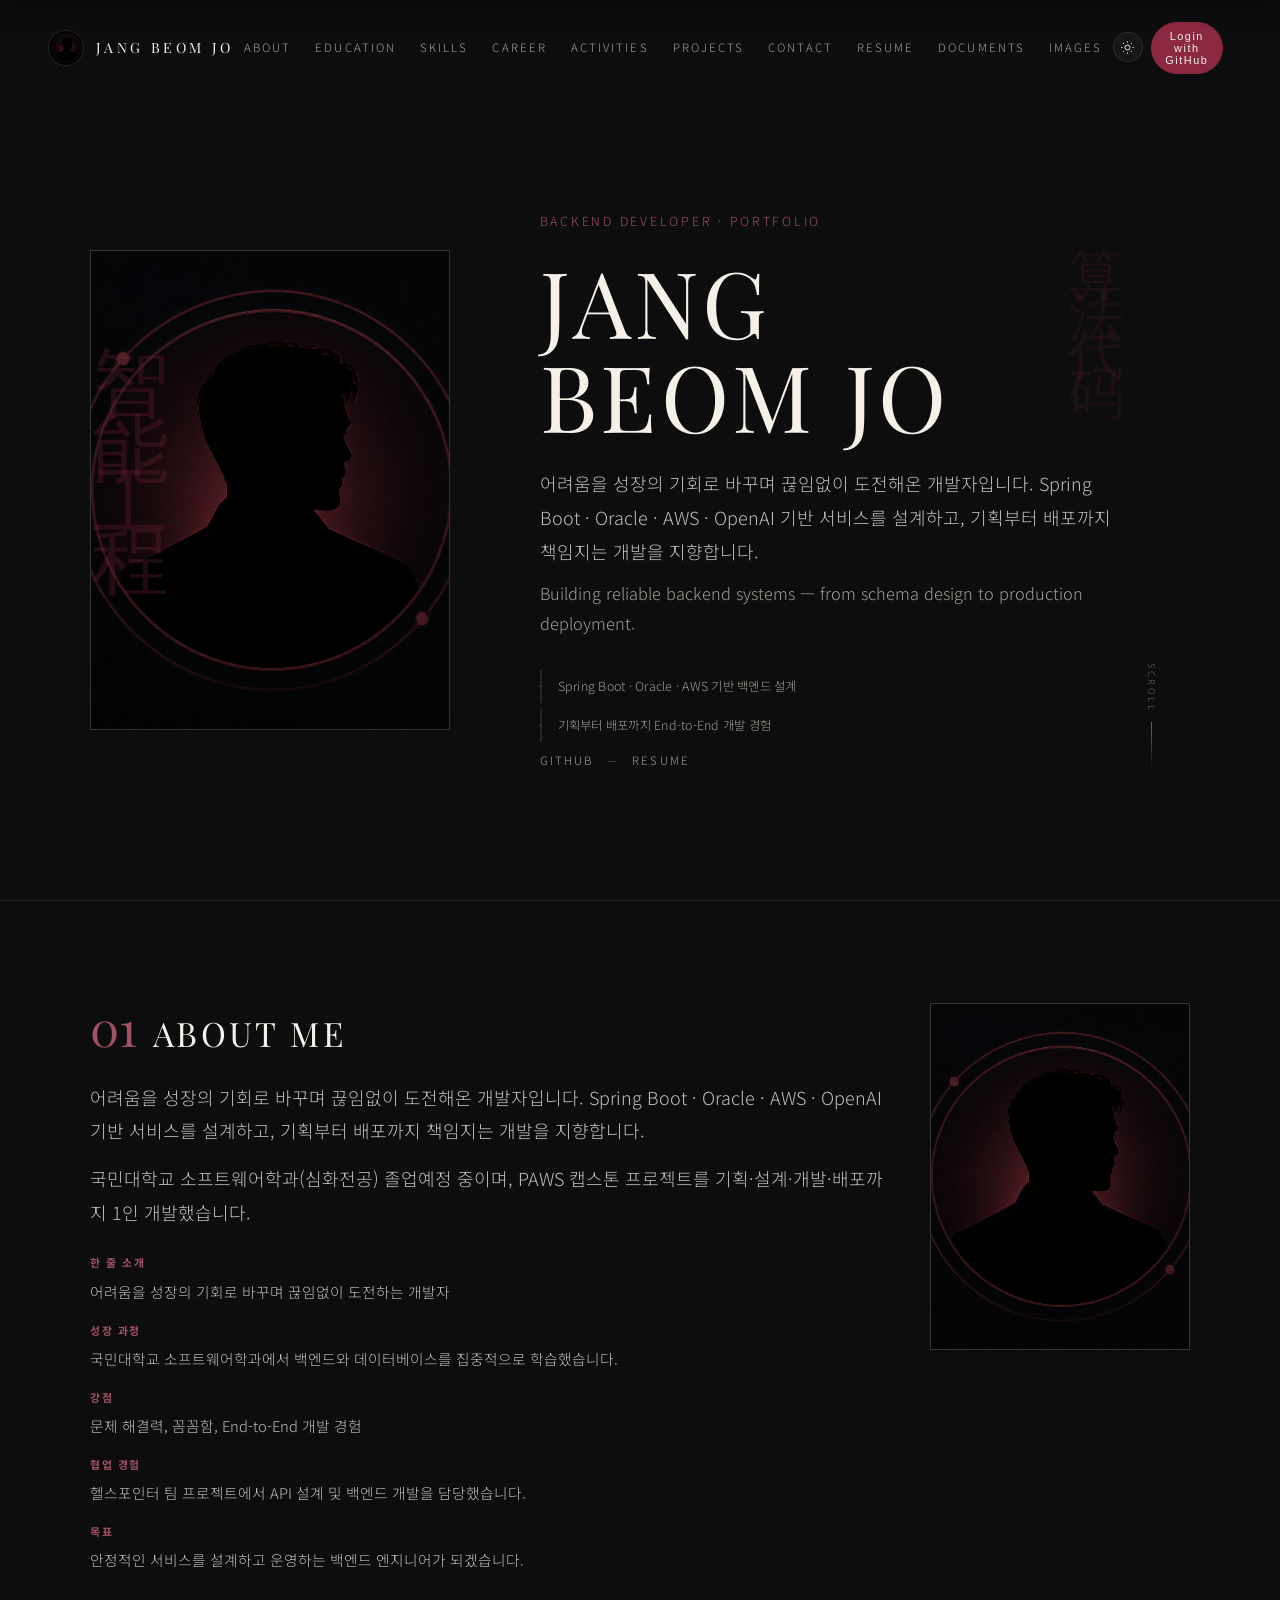
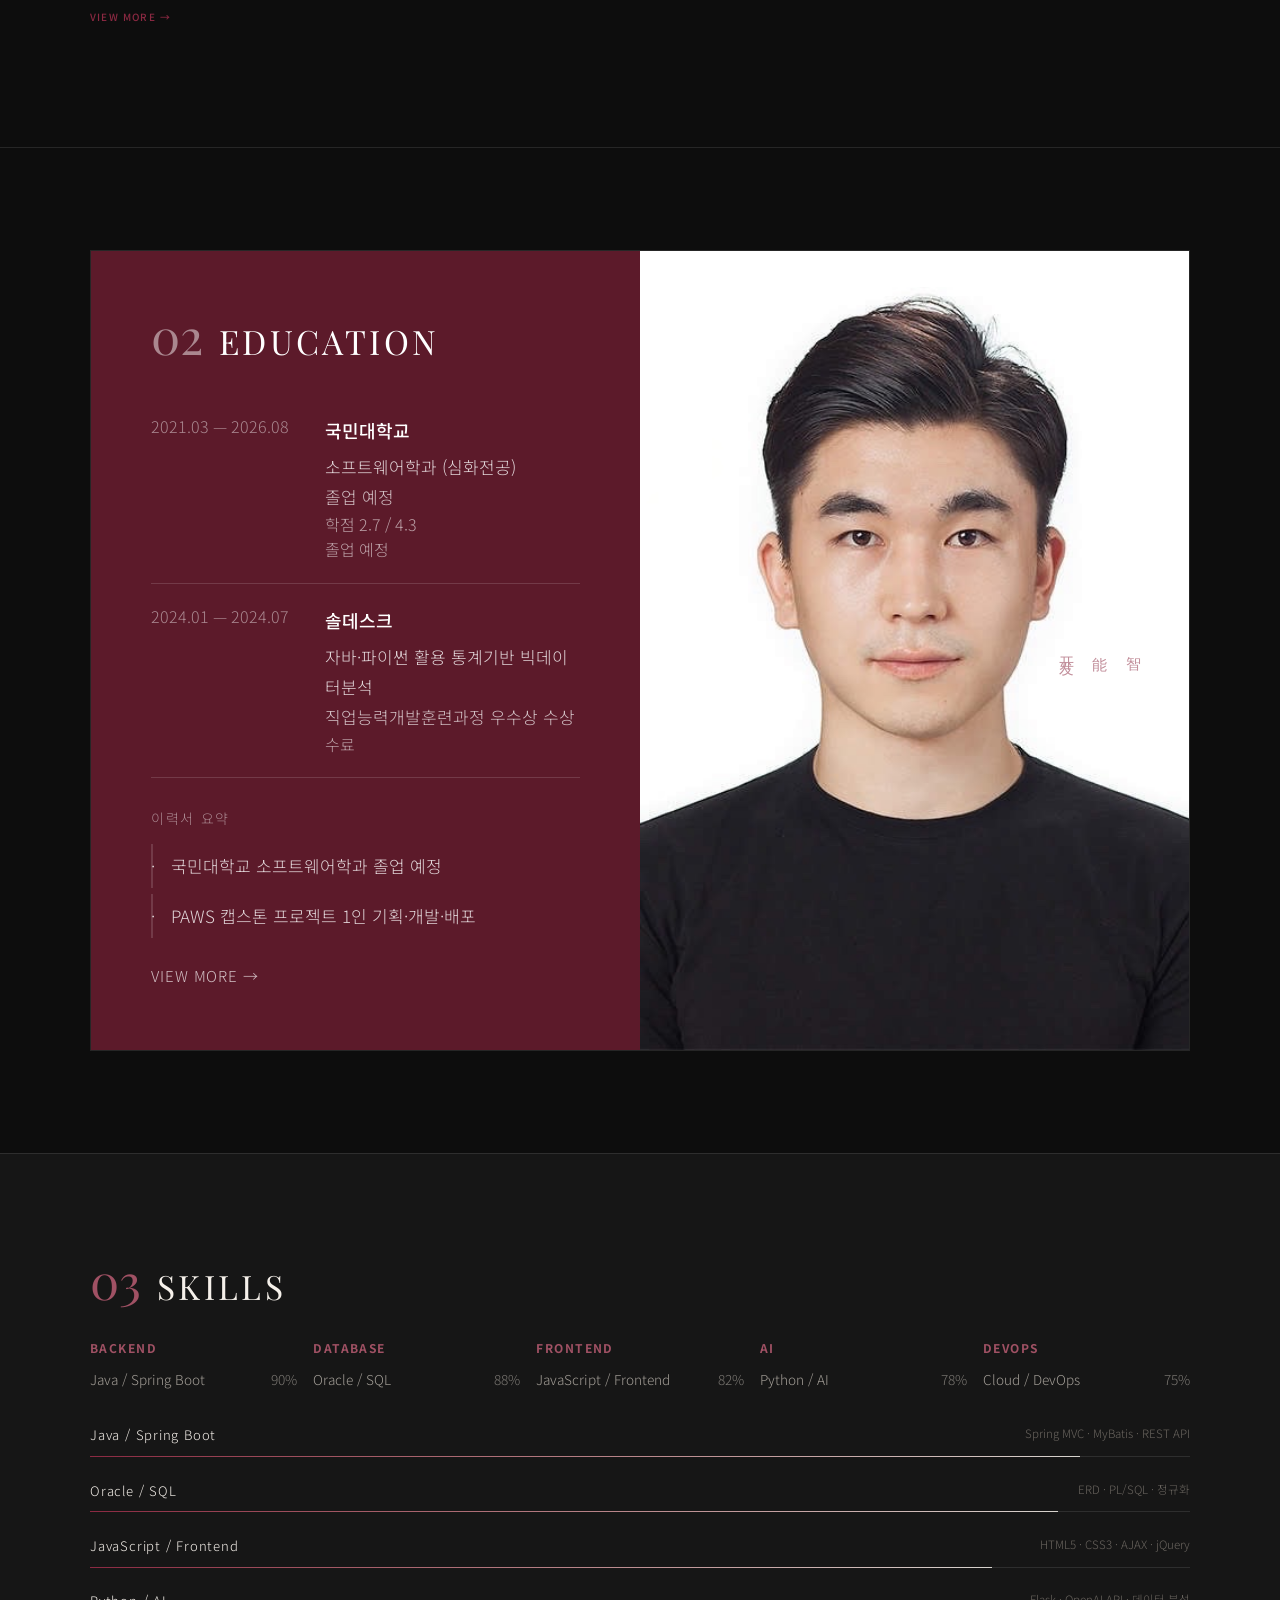
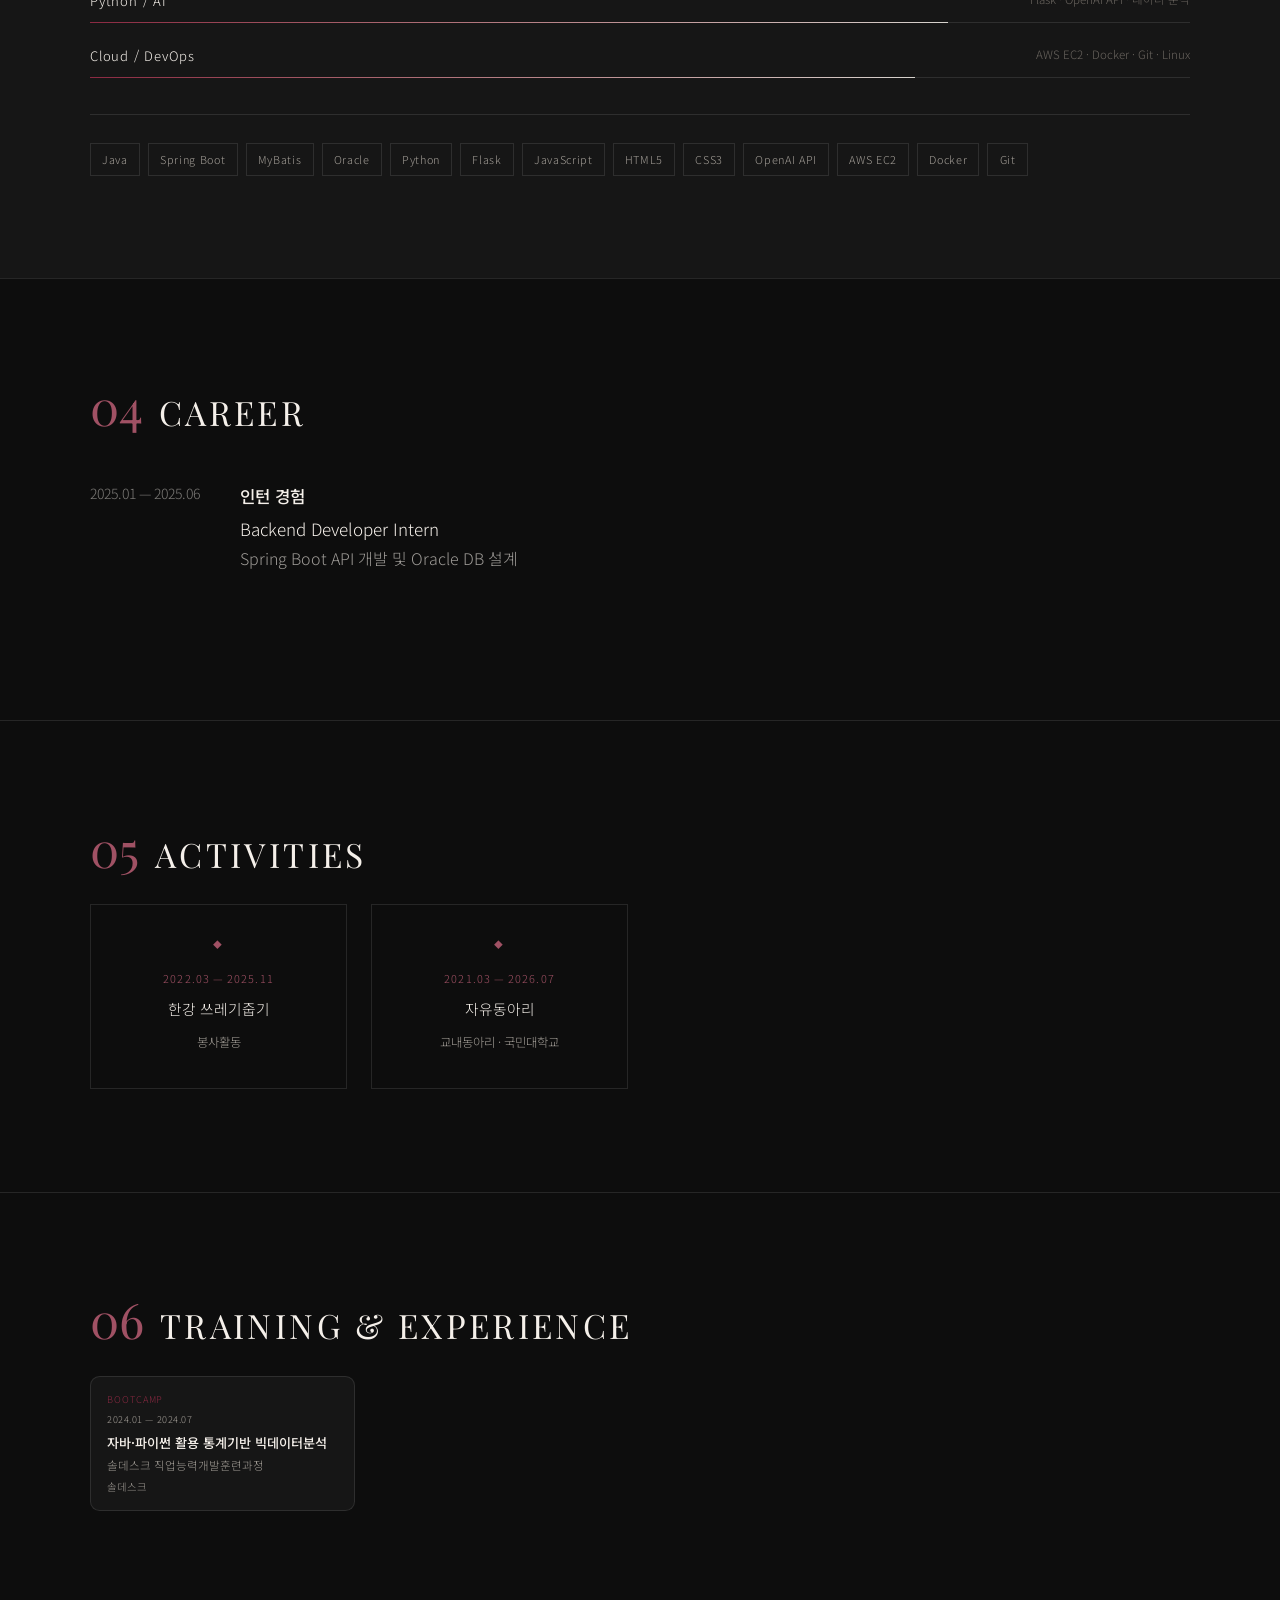
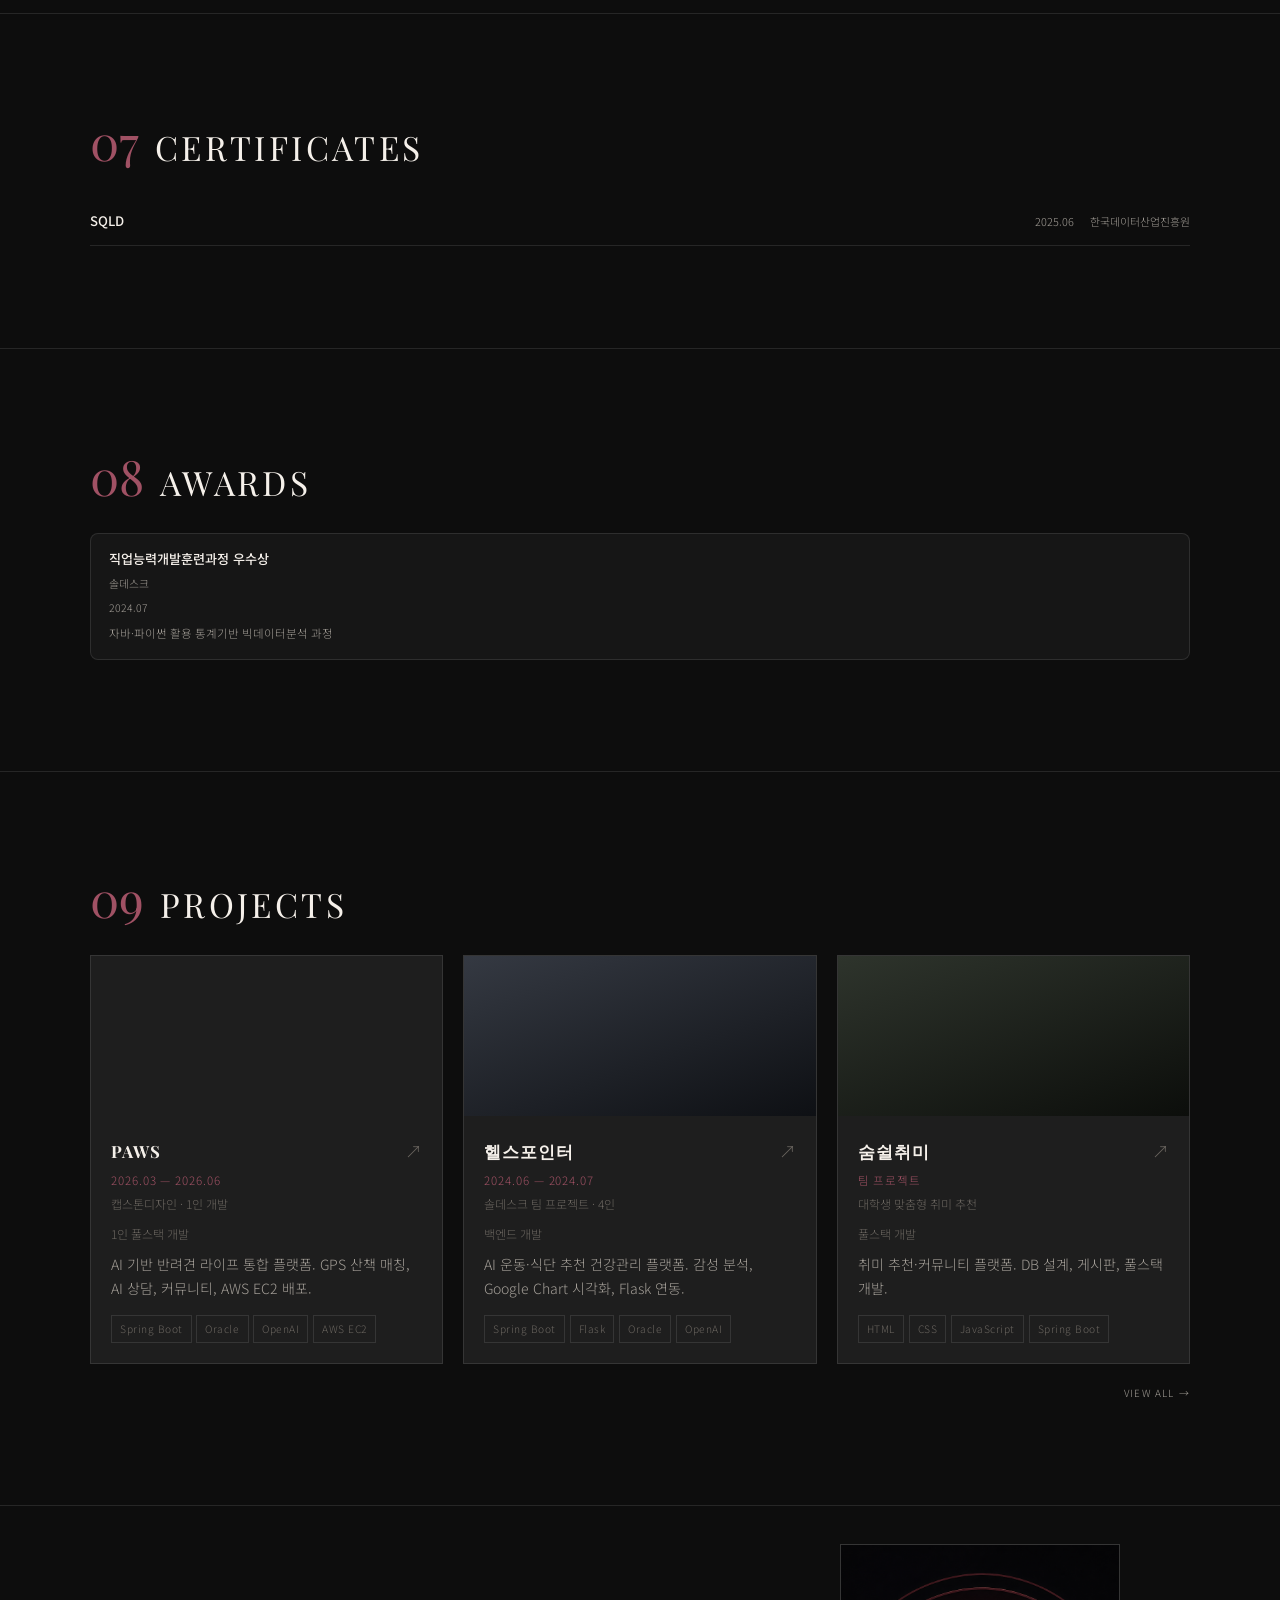
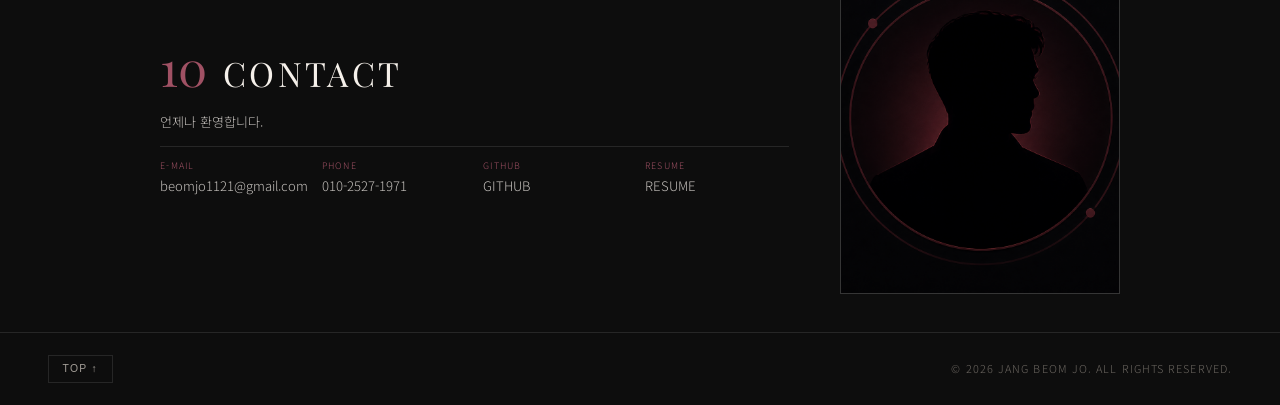
<file: index.html>
<!DOCTYPE html>
<html lang="ko">
<head>
  <meta charset="UTF-8">
  <meta name="viewport" content="width=device-width, initial-scale=1.0, viewport-fit=cover">
  <title>HOME</title>
  <link rel="preconnect" href="https://fonts.googleapis.com">
  <link rel="preconnect" href="https://fonts.gstatic.com" crossorigin>
  <link href="https://fonts.googleapis.com/css2?family=Cormorant+Garamond:ital@0;1&family=Noto+Sans+KR:wght@300;400;500&family=Playfair+Display:wght@400;600&display=swap" rel="stylesheet">
  <link rel="stylesheet" href="./css/style.css?v=20260824">
  <link rel="stylesheet" href="./css/themes.css?v=20260831">
  <link rel="stylesheet" href="./css/mobile.css?v=20260804">
  <link rel="stylesheet" href="./css/editor.css?v=20260805">
  <link rel="stylesheet" href="./css/pages.css?v=20260716">
  <link rel="stylesheet" href="./css/editorial.css?v=20260831">
</head>
<body>

  <header class="site-header" id="header">
    <a href="#home" class="brand">JANG BEOM JO</a>
    <nav class="nav-desktop" id="navDesktop"></nav>
    <div class="header-actions" id="headerActions"></div>
    <button class="nav-toggle" type="button" aria-label="메뉴" aria-expanded="false">
      <span></span><span></span>
    </button>
  </header>

  <nav class="nav-mobile" id="navMobile" aria-hidden="true"></nav>
  <script src="./js/cms/nav.js"></script>

  <main>

    <!-- HERO -->
    <section class="hero" id="home">
      <div class="hero-inner container">
        <div class="hero-portrait reveal">
          <div class="portrait-frame portrait-frame--hero">
            <img src="./assets/profile.png" alt="장범조 프로필">
          </div>
        </div>
        <div class="hero-body">
          <p class="hero-eyebrow reveal">Backend Developer · Portfolio</p>
          <h1 class="hero-name reveal">JANG<br>BEOM JO</h1>
          <p class="hero-tagline-ko reveal" id="heroIntro"></p>
          <p class="hero-tagline-en reveal" id="heroTaglineEn"></p>
          <div class="hero-intro-block reveal">
            <ul class="detail-lines detail-lines--hero" id="heroIntroLines"></ul>
          </div>
          <div class="hero-links reveal">
            <a href="https://github.com/Jangbeomjo" target="_blank" rel="noopener">GITHUB</a>
            <span>—</span>
            <a href="./pages/resume.html">RESUME</a>
          </div>
          <div class="hero-scroll reveal" aria-hidden="true">
            <span>SCROLL</span><i></i>
          </div>
        </div>
      </div>
      <div class="hero-mobile-bar reveal" id="heroMobileBar" aria-hidden="true">
        <div class="hero-chips" id="heroChips" aria-label="주요 기술"></div>
        <div class="hero-journey" id="heroJourney" aria-label="주요 여정"></div>
        <nav class="hero-quick" id="heroQuickNav" aria-label="빠른 이동">
          <a href="#about">About</a>
          <a href="#projects">Work</a>
          <a href="#contact">Contact</a>
        </nav>
        <button type="button" class="hero-scroll-cue" id="heroScrollCue" aria-label="About 섹션으로 이동">
          <span>Scroll</span>
          <i aria-hidden="true"></i>
        </button>
      </div>
    </section>

    <!-- 01 ABOUT -->
    <section class="section section-about" id="about">
      <div class="container about-grid">
        <div class="about-copy reveal">
          <div class="section-headline">
            <span class="section-index">01</span>
            <h2 class="section-title">ABOUT ME</h2>
          </div>
          <p id="aboutText"></p>
          <p id="aboutExtra"></p>
          <div class="about-intro-lines">
            <p class="detail-lines__heading">소개 라인</p>
            <ul class="detail-lines" id="aboutIntroLines"></ul>
          </div>
          <div id="aboutSections" class="about-sections"></div>
          <p class="section-crosslink"><a href="./pages/resume.html" class="text-link text-link--box">VIEW MORE →</a></p>
        </div>
        <div class="about-portrait reveal">
          <div class="portrait-frame portrait-frame--about">
            <img src="./assets/profile.png" alt="">
          </div>
        </div>
      </div>
    </section>

    <!-- 02 EDUCATION -->
    <section class="section section-education" id="education">
      <div class="container section-education__inner">
        <div class="education-panel reveal">
          <div class="education-panel__bg" data-edit-image="profile.educationPanelBackground" aria-hidden="true"></div>
          <div class="education-panel__content">
            <button type="button" class="education-panel__bg-btn edit-only" data-trigger-edit-image="profile.educationPanelBackground">+ 배경 추가</button>
            <div class="section-headline">
              <span class="section-index section-index--light">02</span>
              <h2 class="section-title section-title--light">EDUCATION</h2>
            </div>
            <ul class="timeline-full" id="eduTimeline"></ul>
            <p class="detail-lines__heading detail-lines__heading--light">이력서 요약</p>
            <ul class="detail-lines detail-lines--light" id="resumeLines"></ul>
            <div class="education-resume-links">
              <a class="text-link text-link--box" href="./pages/resume.html">VIEW MORE →</a>
            </div>
          </div>
        </div>
        <div class="education-visual reveal">
          <img class="education-visual__img" src="./assets/profile.png" alt="">
          <p class="education-visual__deco" aria-hidden="true">智<br>能<br>开发</p>
        </div>
      </div>
    </section>

    <!-- 03 SKILLS -->
    <section class="section section-skills" id="skills">
      <div class="container">
        <div class="section-headline reveal">
          <span class="section-index">03</span>
          <h2 class="section-title">SKILLS</h2>
        </div>
        <div class="skill-categories reveal" id="skillCategories"></div>
        <div class="skill-bars reveal" id="skillBars"></div>
        <div class="tech-cloud reveal" id="techCloud"></div>
      </div>
    </section>

    <!-- 04 CAREER -->
    <section class="section section-career" id="career">
      <div class="container">
        <div class="section-headline reveal">
          <span class="section-index">04</span>
          <h2 class="section-title">CAREER</h2>
        </div>
        <ul class="timeline-full" id="careerTimeline"></ul>
      </div>
    </section>

    <!-- 05 ACTIVITIES -->
    <section class="section section-activities" id="activities">
      <div class="section-activities__bg" aria-hidden="true"></div>
      <div class="container">
        <div class="section-headline reveal">
          <span class="section-index">05</span>
          <h2 class="section-title">ACTIVITIES</h2>
        </div>
        <div class="activity-grid reveal" id="activityGrid"></div>
      </div>
    </section>

    <!-- 06 TRAINING -->
    <section class="section section-training" id="training">
      <div class="container">
        <div class="section-headline reveal">
          <span class="section-index">06</span>
          <h2 class="section-title">TRAINING & EXPERIENCE</h2>
        </div>
        <div class="training-grid reveal" id="trainingGrid"></div>
      </div>
    </section>

    <!-- 07 CERTIFICATES -->
    <section class="section section-certificates" id="certificates">
      <div class="container">
        <div class="section-headline reveal">
          <span class="section-index">07</span>
          <h2 class="section-title">CERTIFICATES</h2>
        </div>
        <ul class="cert-list reveal" id="certList"></ul>
      </div>
    </section>

    <!-- 08 AWARDS -->
    <section class="section section-awards" id="awards">
      <div class="container">
        <div class="section-headline reveal">
          <span class="section-index">08</span>
          <h2 class="section-title">AWARDS</h2>
        </div>
        <ul class="award-list reveal" id="awardList"></ul>
      </div>
    </section>

    
    <!-- 09 PROJECTS -->
    <section class="section section-projects" id="projects">
      <div class="container">
        <div class="section-headline reveal">
          <span class="section-index">09</span>
          <h2 class="section-title">PROJECTS</h2>
        </div>
        <div class="project-grid reveal" id="projectGrid"></div>
        <div class="section-actions reveal">
          <a class="text-link text-link--box" href="./pages/projects.html">VIEW ALL →</a>
        </div>
      </div>
    </section>

    <!-- 10 CONTACT -->
    <section class="section section-contact" id="contact">
      <div class="container contact-compact reveal">
        <div class="contact-grid">
          <div class="contact-copy">
            <div class="section-headline contact-head">
              <span class="section-index">10</span>
              <h2 class="section-title">CONTACT</h2>
            </div>
            <p class="contact-lead">언제나 환영합니다.</p>
            <div class="contact-row"></div>
          </div>
          <div class="contact-portrait reveal">
            <div class="portrait-frame portrait-frame--contact">
              <img src="./assets/profile.png" alt="장범조 프로필">
            </div>
          </div>
        </div>
      </div>
    </section>
  </main>

  <footer class="site-footer">
    <button type="button" class="top-btn" id="topBtn">TOP ↑</button>
    <p>© 2026 JANG BEOM JO. ALL RIGHTS RESERVED.</p>
  </footer>

  <div class="skeleton-overlay" id="skeletonOverlay" aria-hidden="true"></div>
  <div class="toast" id="toast" role="status" aria-live="polite"></div>
  <div class="editor-drawer" id="editorDrawer" aria-hidden="true"></div>

  <script src="./js/portfolio-data.js"></script>
  <script src="./js/data-loader.js"></script>
  <script src="./js/cms/documents-access.js"></script>
  <script src="./js/editor/store.js?v=20260723"></script>
  <script src="./js/editor/history.js"></script>
  <script src="./js/editor/autosave.js?v=20260801"></script>
  <script src="./js/editor/draft.js?v=20260806"></script>
  <script src="./js/cms/shared.js?v=20260806"></script>
  <script src="./js/editor/auth.js"></script>
  <script src="./js/editor/github.js?v=20260806"></script>
  <script src="./js/editor/upload.js?v=20260806"></script>
  <script src="./js/editor/ui.js"></script>
  <script src="./js/cms/github-panel.js?v=20260806"></script>
  <script src="./js/cms/header.js?v=20260803"></script>
  <script src="./js/editor/inline-editor.js?v=20260806"></script>
  <script src="./js/seo.js"></script>
  <script src="./js/theme.js?v=20260824"></script>
  <script src="./js/project-detail.js?v=20260824"></script>
  <script src="./js/main.js?v=20260803"></script>
</body>
</html>
</file>
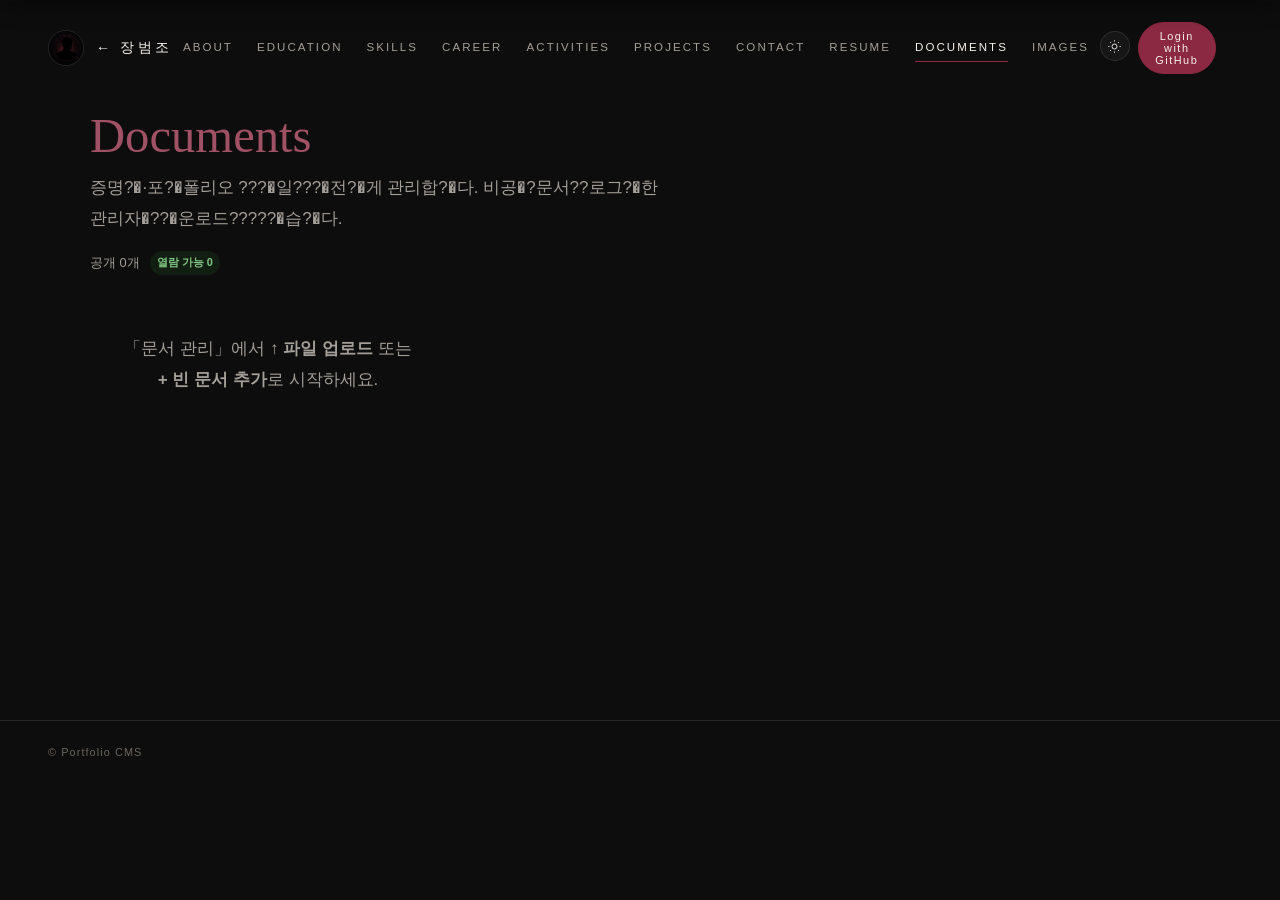
<file: pages/documents.html>
<!DOCTYPE html>
<html lang="ko">
<head>
  <meta charset="UTF-8">
  <meta name="viewport" content="width=device-width, initial-scale=1.0, viewport-fit=cover">
  <title>Documents | Portfolio CMS</title>
  <link rel="stylesheet" href="../css/style.css">
  <link rel="stylesheet" href="../css/editorial.css?v=20260731">
  <link rel="stylesheet" href="../css/themes.css">
  <link rel="stylesheet" href="../css/mobile.css?v=20260804">
  <link rel="stylesheet" href="../css/editor.css?v=20260804">
  <link rel="stylesheet" href="../css/pages.css?v=20260730">
</head>
<body>
  <header class="site-header" id="header">
    <a href="../index.html" class="brand">JANG BEOM JO</a>
    <nav class="nav-desktop" id="navDesktop"></nav>
    <div class="header-actions" id="headerActions"></div>
    <button class="nav-toggle" type="button" aria-label="메뉴" aria-expanded="false">
      <span></span><span></span>
    </button>
  </header>
  <nav class="nav-mobile" id="navMobile" aria-hidden="true"></nav>
  <script src="../js/cms/nav.js"></script>

  <main class="page-main">
    <div class="container">
      <div class="documents-page__head reveal">
        <span class="section-index">Documents</span>
        <p class="page-lead">증명?�·포?�폴리오 ???�일???�전?�게 관리합?�다. 비공�?문서??로그?�한 관리자�??�운로드?????�습?�다.</p>
        <div class="documents-legend reveal edit-only">
          <span class="doc-badge doc-badge--public">공개</span>
          <span class="doc-badge doc-badge--private">비공�?/span>
          <span class="doc-badge doc-badge--link">링크 공유</span>
          <span class="doc-badge doc-badge--password">비�?번호</span>
        </div>
        <div class="documents-summary" id="documentsSummary"></div>

        <div class="page-action-hub edit-only" id="documentsActionHub">
          <div class="page-action-bar">
            <button type="button" class="page-action-btn page-action-btn--primary" id="docUploadBtn">???�일 ?�로??/button>
            <button type="button" class="page-action-btn" id="docAddEmptyBtn">+ �?문서 추�?</button>
          </div>
        </div>
      </div>
      <div class="doc-dropzone edit-only" id="docDropzone">
        <p>?�일???�래�????�롭?�거???�릭?�여 ?�로??/p>
        <small>PDF, PNG, JPG, DOCX, HWP, ZIP</small>
      </div>
      <div class="documents-grid reveal" id="documentsGrid"></div>
    </div>
  </main>

  <footer class="site-footer"><p>© Portfolio CMS</p></footer>
  <div class="editor-drawer" id="editorDrawer" aria-hidden="true"></div>

  <script src="../js/portfolio-data.js"></script>
  <script src="../js/data-loader.js"></script>
  <script src="../js/editor/store.js"></script>
  <script src="../js/editor/history.js"></script>
  <script src="../js/editor/autosave.js?v=20260723"></script>
  <script src="../js/editor/draft.js?v=20260806"></script>
  <script src="../js/cms/shared.js?v=20260730"></script>
  <script src="../js/cms/documents-access.js?v=20260730"></script>
  <script src="../js/cms/page-actions.js?v=20260723"></script>
  <script src="../js/editor/auth.js"></script>
  <script src="../js/editor/github.js?v=20260806"></script>
  <script src="../js/editor/upload.js?v=20260806"></script>
  <script src="../js/editor/ui.js"></script>
  <script src="../js/cms/github-panel.js?v=20260806"></script>
  <script src="../js/cms/header.js"></script>
  <script src="../js/seo.js"></script>
  <script src="../js/theme.js?v=20260731"></script>
  <script src="../js/editor/inline-editor.js?v=20260806"></script>
  <script src="../js/pages/documents.js?v=20260730"></script>
</body>
</html>
</file>
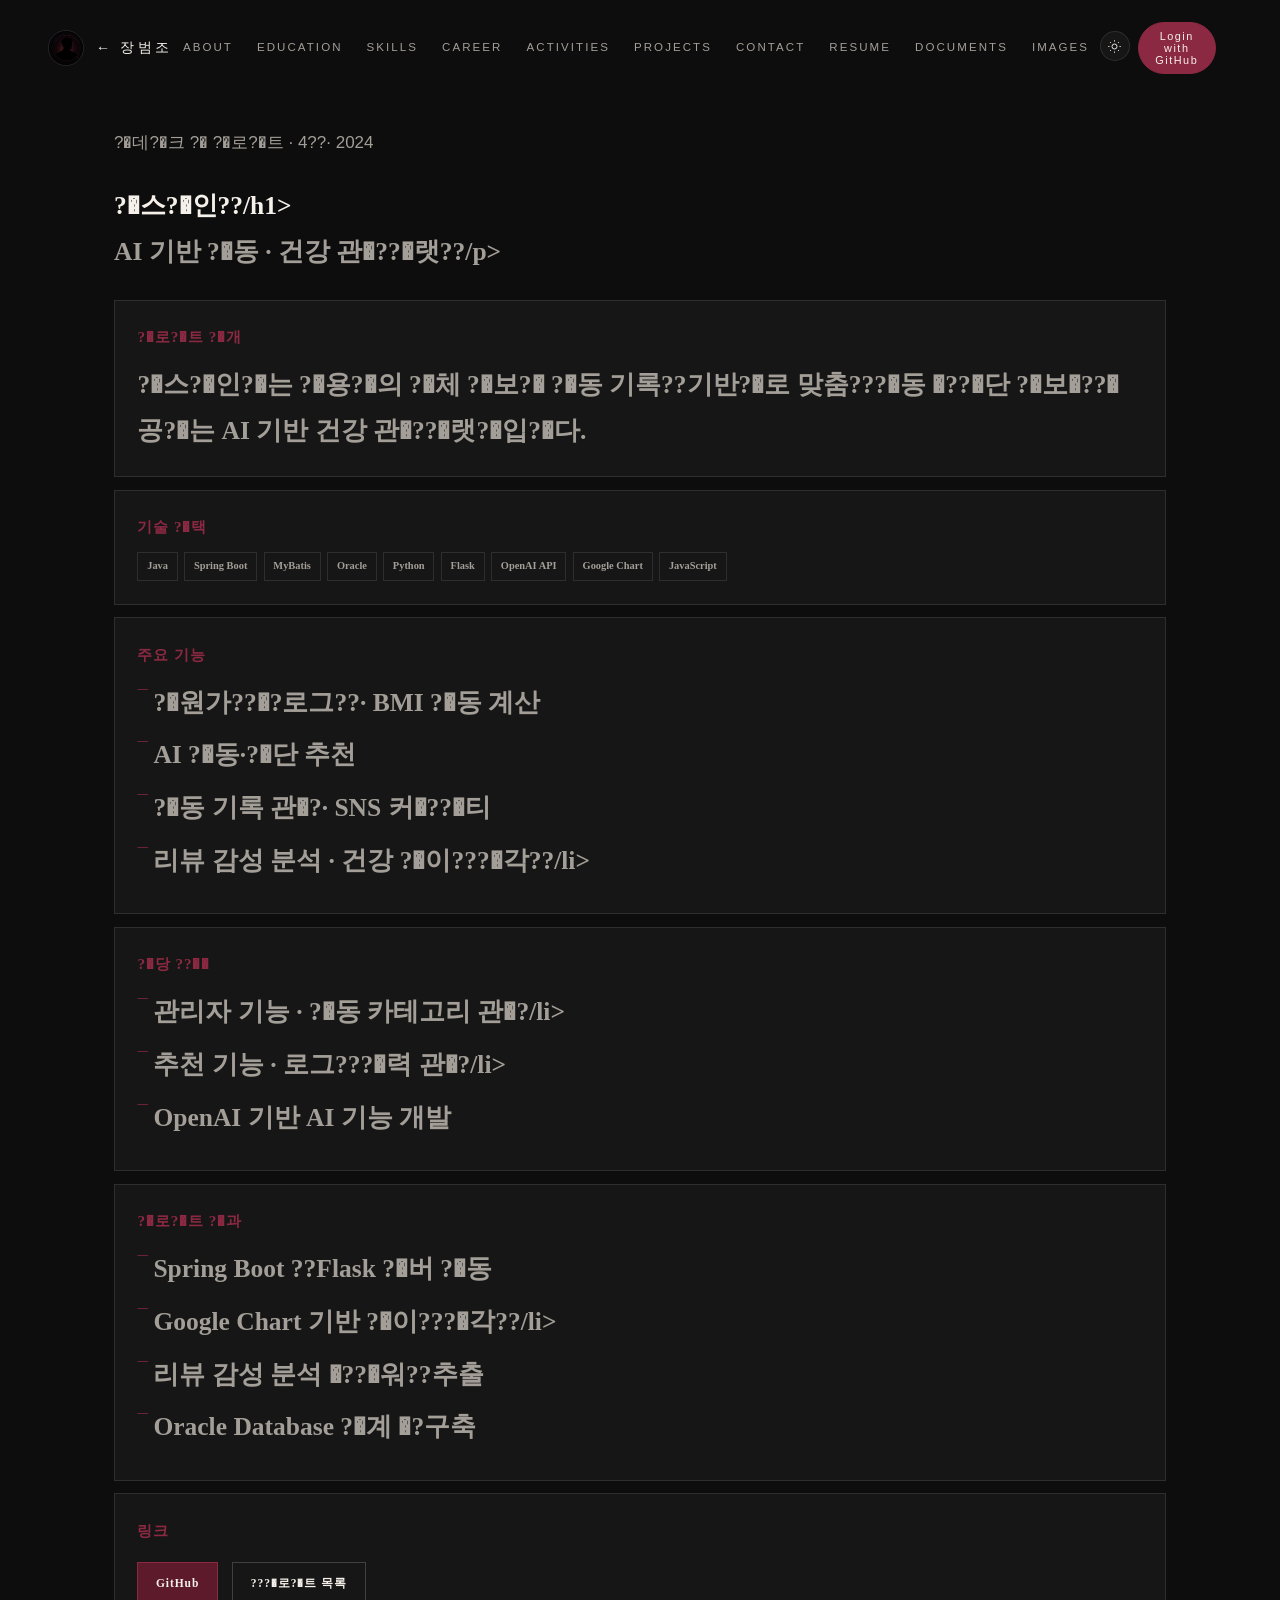
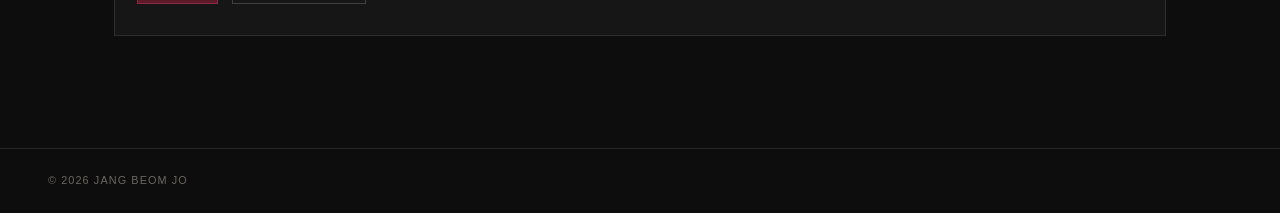
<file: pages/healthpointer.html>
<!DOCTYPE html>
<html lang="ko">
<head>
  <meta charset="UTF-8">
  <meta name="viewport" content="width=device-width, initial-scale=1.0, viewport-fit=cover">
  <title>Health Pointer Project</title>
  <link rel="stylesheet" href="../css/style.css">
  <link rel="stylesheet" href="../css/editorial.css?v=20260731">
  <link rel="stylesheet" href="../css/themes.css">
  <link rel="stylesheet" href="../css/mobile.css?v=20260804">
  <link rel="stylesheet" href="../css/editor.css?v=20260804">
  <link rel="stylesheet" href="../css/pages.css">
</head>
<body>
  <header class="site-header" id="header">
    <a href="../index.html" class="brand">JANG BEOM JO</a>
    <nav class="nav-desktop" id="navDesktop"></nav>
    <div class="header-actions" id="headerActions"></div>
    <button class="nav-toggle" type="button" aria-label="메뉴" aria-expanded="false">
      <span></span><span></span>
    </button>
  </header>
  <nav class="nav-mobile" id="navMobile" aria-hidden="true"></nav>
  <script src="../js/cms/nav.js"></script>

  <main class="page-main">
    <section class="project-detail reveal">
      <p class="project-subtitle">?�데?�크 ?� ?�로?�트 · 4??· 2024</p>
      <h1>?�스?�인??/h1>
      <p class="project-subtitle">AI 기반 ?�동 · 건강 관�??�랫??/p>

      <div class="detail-card">
        <h2>?�로?�트 ?�개</h2>
        <p>?�스?�인?�는 ?�용?�의 ?�체 ?�보?� ?�동 기록??기반?�로 맞춤???�동 �??�단 ?�보�??�공?�는 AI 기반 건강 관�??�랫?�입?�다.</p>
      </div>

      <div class="detail-card">
        <h2>기술 ?�택</h2>
        <div class="tech">
          <span>Java</span><span>Spring Boot</span><span>MyBatis</span><span>Oracle</span>
          <span>Python</span><span>Flask</span><span>OpenAI API</span><span>Google Chart</span><span>JavaScript</span>
        </div>
      </div>

      <div class="detail-card">
        <h2>주요 기능</h2>
        <ul>
          <li>?�원가??�?로그??· BMI ?�동 계산</li>
          <li>AI ?�동·?�단 추천</li>
          <li>?�동 기록 관�?· SNS 커�??�티</li>
          <li>리뷰 감성 분석 · 건강 ?�이???�각??/li>
        </ul>
      </div>

      <div class="detail-card">
        <h2>?�당 ??��</h2>
        <ul>
          <li>관리자 기능 · ?�동 카테고리 관�?/li>
          <li>추천 기능 · 로그???�력 관�?/li>
          <li>OpenAI 기반 AI 기능 개발</li>
        </ul>
      </div>

      <div class="detail-card">
        <h2>?�로?�트 ?�과</h2>
        <ul>
          <li>Spring Boot ??Flask ?�버 ?�동</li>
          <li>Google Chart 기반 ?�이???�각??/li>
          <li>리뷰 감성 분석 �??�워??추출</li>
          <li>Oracle Database ?�계 �?구축</li>
        </ul>
      </div>

      <div class="detail-card">
        <h2>링크</h2>
        <a href="https://github.com/ljh325/team1_v2sbm3c" target="_blank" rel="noopener" class="btn btn-primary">GitHub</a>
        <a href="./projects.html" class="btn">???�로?�트 목록</a>
      </div>
    </section>
  </main>

  <footer class="site-footer"><p>© 2026 JANG BEOM JO</p></footer>

  <script src="../js/portfolio-data.js"></script>
  <script src="../js/data-loader.js"></script>
  <script src="../js/editor/store.js"></script>
  <script src="../js/cms/shared.js?v=20260806"></script>
  <script src="../js/editor/auth.js"></script>
  <script src="../js/editor/ui.js"></script>
  <script src="../js/cms/header.js"></script>
  <script src="../js/seo.js"></script>
  <script src="../js/theme.js?v=20260731"></script>
  <script src="../js/pages/project-page.js"></script>
</body>
</html>
</file>
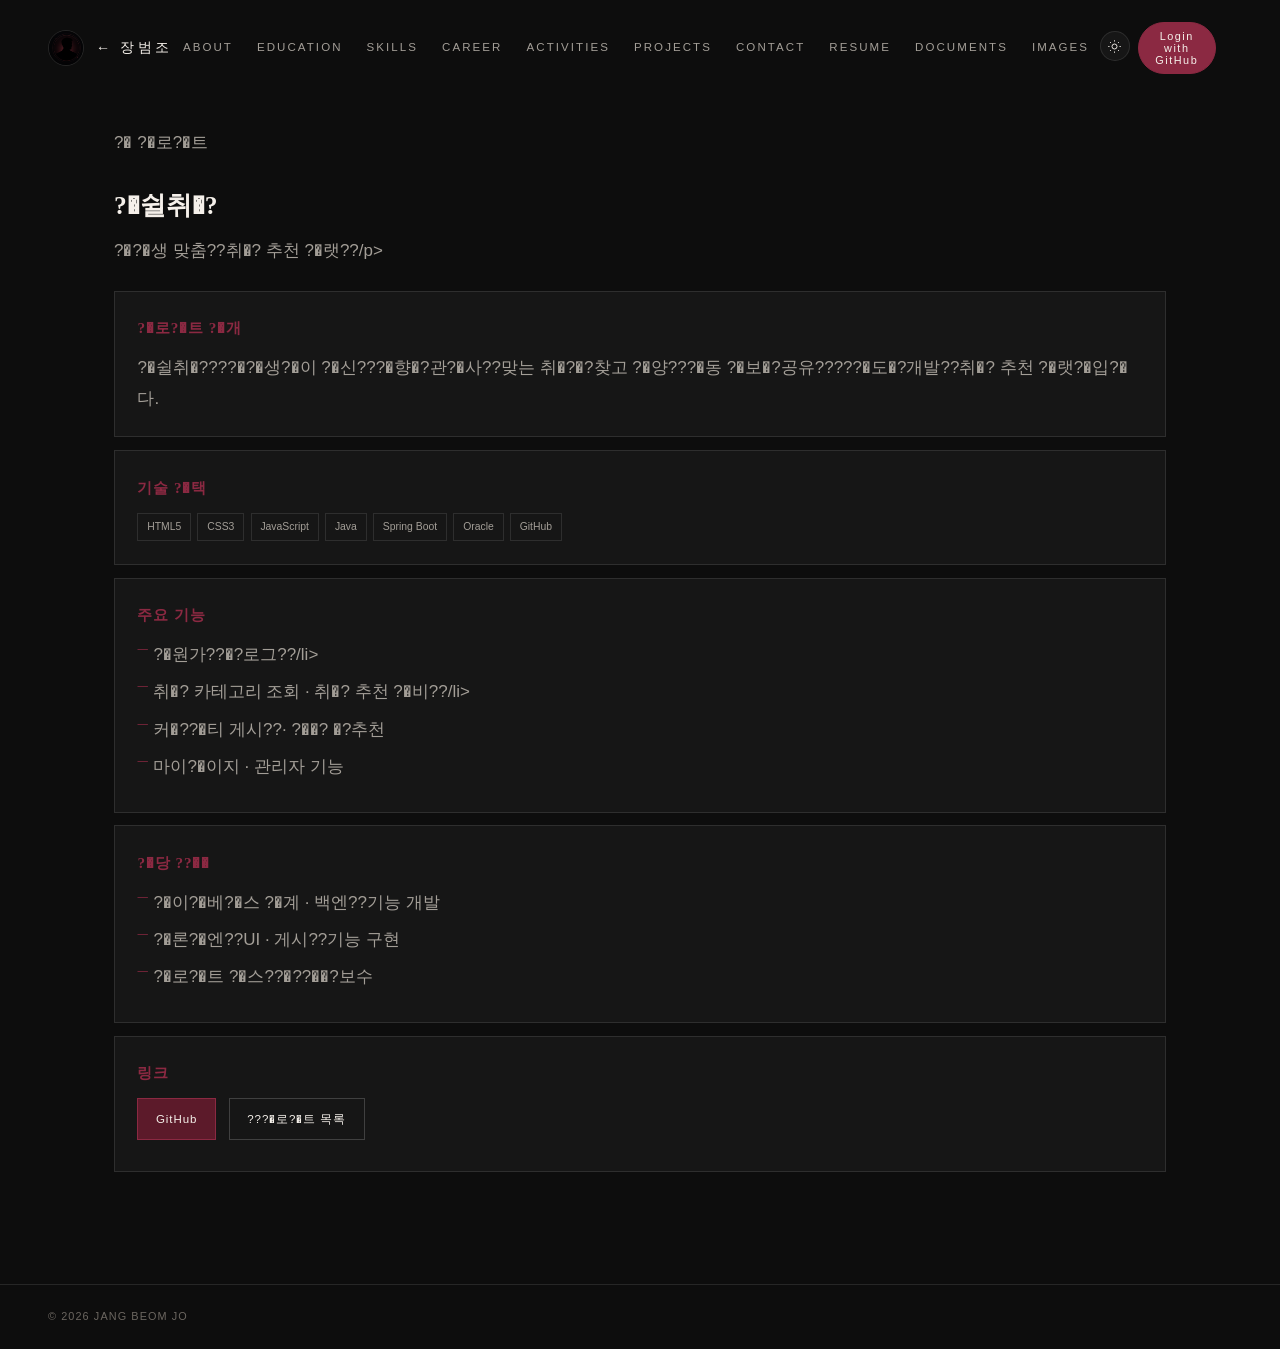
<file: pages/hobby.html>
<!DOCTYPE html>
<html lang="ko">
<head>
  <meta charset="UTF-8">
  <meta name="viewport" content="width=device-width, initial-scale=1.0, viewport-fit=cover">
  <title>?�쉴취�? Project</title>
  <link rel="stylesheet" href="../css/style.css">
  <link rel="stylesheet" href="../css/editorial.css?v=20260731">
  <link rel="stylesheet" href="../css/themes.css">
  <link rel="stylesheet" href="../css/mobile.css?v=20260804">
  <link rel="stylesheet" href="../css/editor.css?v=20260804">
  <link rel="stylesheet" href="../css/pages.css">
</head>
<body>
  <header class="site-header" id="header">
    <a href="../index.html" class="brand">JANG BEOM JO</a>
    <nav class="nav-desktop" id="navDesktop"></nav>
    <div class="header-actions" id="headerActions"></div>
    <button class="nav-toggle" type="button" aria-label="메뉴" aria-expanded="false">
      <span></span><span></span>
    </button>
  </header>
  <nav class="nav-mobile" id="navMobile" aria-hidden="true"></nav>
  <script src="../js/cms/nav.js"></script>

  <main class="page-main">
    <section class="project-detail reveal">
      <p class="project-subtitle">?� ?�로?�트</p>
      <h1>?�쉴취�?</h1>
      <p class="project-subtitle">?�?�생 맞춤??취�? 추천 ?�랫??/p>

      <div class="detail-card">
        <h2>?�로?�트 ?�개</h2>
        <p>?�쉴취�????�?�생?�이 ?�신???�향�?관?�사??맞는 취�?�?찾고 ?�양???�동 ?�보�?공유?????�도�?개발??취�? 추천 ?�랫?�입?�다.</p>
      </div>

      <div class="detail-card">
        <h2>기술 ?�택</h2>
        <div class="tech">
          <span>HTML5</span><span>CSS3</span><span>JavaScript</span>
          <span>Java</span><span>Spring Boot</span><span>Oracle</span><span>GitHub</span>
        </div>
      </div>

      <div class="detail-card">
        <h2>주요 기능</h2>
        <ul>
          <li>?�원가??�?로그??/li>
          <li>취�? 카테고리 조회 · 취�? 추천 ?�비??/li>
          <li>커�??�티 게시??· ?��? �?추천</li>
          <li>마이?�이지 · 관리자 기능</li>
        </ul>
      </div>

      <div class="detail-card">
        <h2>?�당 ??��</h2>
        <ul>
          <li>?�이?�베?�스 ?�계 · 백엔??기능 개발</li>
          <li>?�론?�엔??UI · 게시??기능 구현</li>
          <li>?�로?�트 ?�스??�??��?보수</li>
        </ul>
      </div>

      <div class="detail-card">
        <h2>링크</h2>
        <a href="https://github.com/SilVerBell0109/ss_hobby" target="_blank" rel="noopener" class="btn btn-primary">GitHub</a>
        <a href="./projects.html" class="btn">???�로?�트 목록</a>
      </div>
    </section>
  </main>

  <footer class="site-footer"><p>© 2026 JANG BEOM JO</p></footer>

  <script src="../js/portfolio-data.js"></script>
  <script src="../js/data-loader.js"></script>
  <script src="../js/editor/store.js"></script>
  <script src="../js/cms/shared.js?v=20260806"></script>
  <script src="../js/editor/auth.js"></script>
  <script src="../js/editor/ui.js"></script>
  <script src="../js/cms/header.js"></script>
  <script src="../js/seo.js"></script>
  <script src="../js/theme.js?v=20260731"></script>
  <script src="../js/pages/project-page.js"></script>
</body>
</html>
</file>
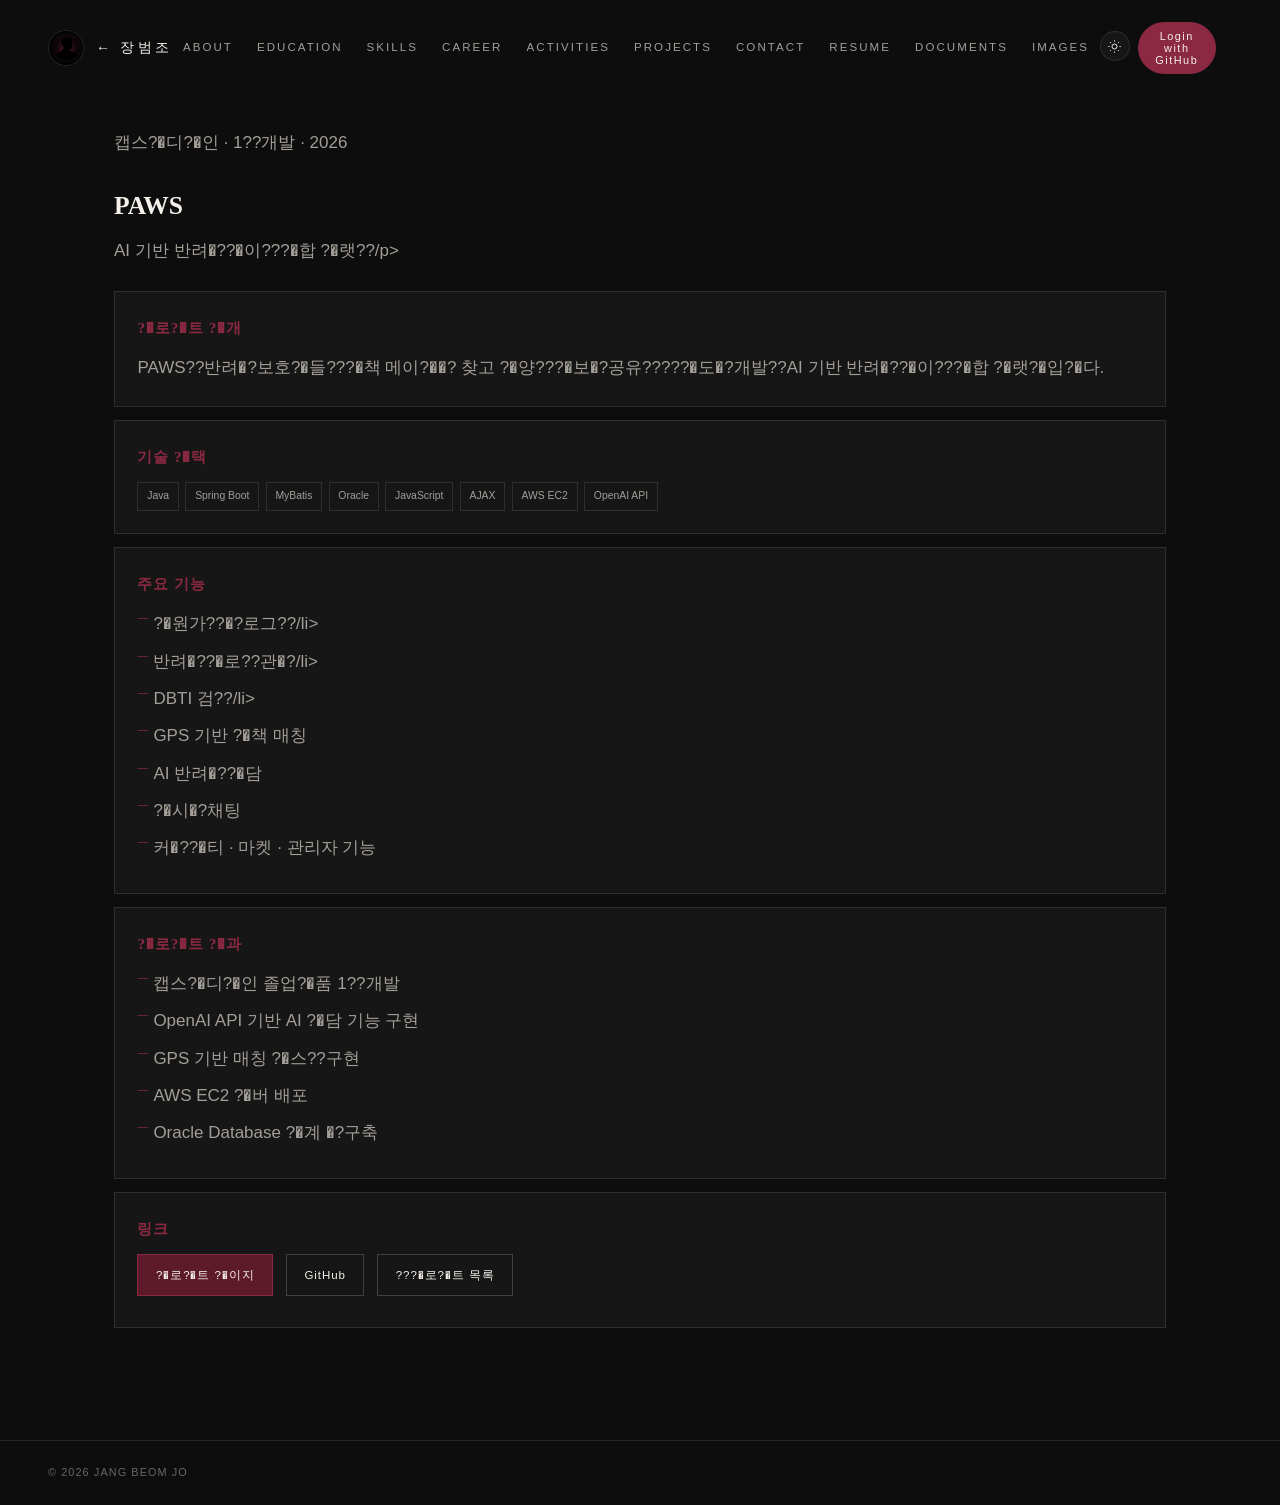
<file: pages/paws.html>
<!DOCTYPE html>
<html lang="ko">
<head>
  <meta charset="UTF-8">
  <meta name="viewport" content="width=device-width, initial-scale=1.0, viewport-fit=cover">
  <title>PAWS Project</title>
  <link rel="stylesheet" href="../css/style.css">
  <link rel="stylesheet" href="../css/editorial.css?v=20260731">
  <link rel="stylesheet" href="../css/themes.css">
  <link rel="stylesheet" href="../css/mobile.css?v=20260804">
  <link rel="stylesheet" href="../css/editor.css?v=20260804">
  <link rel="stylesheet" href="../css/pages.css">
</head>
<body>
  <header class="site-header" id="header">
    <a href="../index.html" class="brand">JANG BEOM JO</a>
    <nav class="nav-desktop" id="navDesktop"></nav>
    <div class="header-actions" id="headerActions"></div>
    <button class="nav-toggle" type="button" aria-label="메뉴" aria-expanded="false">
      <span></span><span></span>
    </button>
  </header>
  <nav class="nav-mobile" id="navMobile" aria-hidden="true"></nav>
  <script src="../js/cms/nav.js"></script>

  <main class="page-main">
    <section class="project-detail reveal">
      <p class="project-subtitle">캡스?�디?�인 · 1??개발 · 2026</p>
      <h1>PAWS</h1>
      <p class="project-subtitle">AI 기반 반려�??�이???�합 ?�랫??/p>

      <div class="detail-card">
        <h2>?�로?�트 ?�개</h2>
        <p>PAWS??반려�?보호?�들???�책 메이?��? 찾고 ?�양???�보�?공유?????�도�?개발??AI 기반 반려�??�이???�합 ?�랫?�입?�다.</p>
      </div>

      <div class="detail-card">
        <h2>기술 ?�택</h2>
        <div class="tech">
          <span>Java</span><span>Spring Boot</span><span>MyBatis</span><span>Oracle</span>
          <span>JavaScript</span><span>AJAX</span><span>AWS EC2</span><span>OpenAI API</span>
        </div>
      </div>

      <div class="detail-card">
        <h2>주요 기능</h2>
        <ul>
          <li>?�원가??�?로그??/li>
          <li>반려�??�로??관�?/li>
          <li>DBTI 검??/li>
          <li>GPS 기반 ?�책 매칭</li>
          <li>AI 반려�??�담</li>
          <li>?�시�?채팅</li>
          <li>커�??�티 · 마켓 · 관리자 기능</li>
        </ul>
      </div>

      <div class="detail-card">
        <h2>?�로?�트 ?�과</h2>
        <ul>
          <li>캡스?�디?�인 졸업?�품 1??개발</li>
          <li>OpenAI API 기반 AI ?�담 기능 구현</li>
          <li>GPS 기반 매칭 ?�스??구현</li>
          <li>AWS EC2 ?�버 배포</li>
          <li>Oracle Database ?�계 �?구축</li>
        </ul>
      </div>

      <div class="detail-card">
        <h2>링크</h2>
        <a href="https://kookmin-sw.github.io/2026-capstone-61/" target="_blank" rel="noopener" class="btn btn-primary">?�로?�트 ?�이지</a>
        <a href="https://github.com/Jangbeomjo" target="_blank" rel="noopener" class="btn">GitHub</a>
        <a href="./projects.html" class="btn">???�로?�트 목록</a>
      </div>
    </section>
  </main>

  <footer class="site-footer"><p>© 2026 JANG BEOM JO</p></footer>

  <script src="../js/portfolio-data.js"></script>
  <script src="../js/data-loader.js"></script>
  <script src="../js/editor/store.js"></script>
  <script src="../js/cms/shared.js?v=20260806"></script>
  <script src="../js/editor/auth.js"></script>
  <script src="../js/editor/ui.js"></script>
  <script src="../js/cms/header.js"></script>
  <script src="../js/seo.js"></script>
  <script src="../js/theme.js?v=20260731"></script>
  <script src="../js/pages/project-page.js"></script>
</body>
</html>
</file>
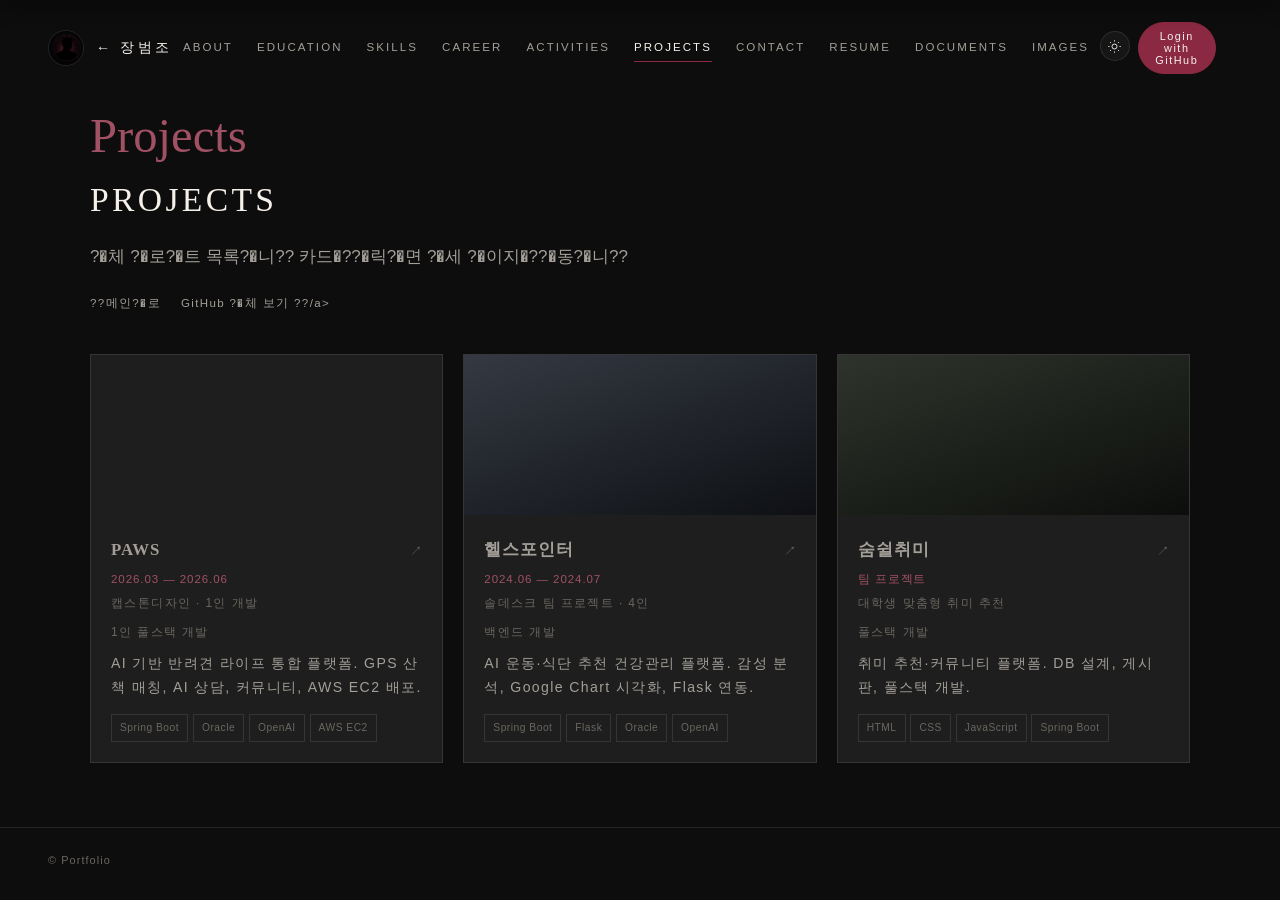
<file: pages/projects.html>
<!DOCTYPE html>
<html lang="ko">
<head>
  <meta charset="UTF-8">
  <meta name="viewport" content="width=device-width, initial-scale=1.0, viewport-fit=cover">
  <title>Projects | Portfolio</title>
  <link rel="stylesheet" href="../css/style.css">
  <link rel="stylesheet" href="../css/editorial.css?v=20260731">
  <link rel="stylesheet" href="../css/themes.css">
  <link rel="stylesheet" href="../css/mobile.css?v=20260804">
  <link rel="stylesheet" href="../css/editor.css?v=20260804">
  <link rel="stylesheet" href="../css/pages.css">
</head>
<body>
  <header class="site-header" id="header">
    <a href="../index.html" class="brand">JANG BEOM JO</a>
    <nav class="nav-desktop" id="navDesktop"></nav>
    <div class="header-actions" id="headerActions"></div>
    <button class="nav-toggle" type="button" aria-label="메뉴" aria-expanded="false">
      <span></span><span></span>
    </button>
  </header>
  <nav class="nav-mobile" id="navMobile" aria-hidden="true"></nav>
  <script src="../js/cms/nav.js"></script>

  <main class="page-main">
    <div class="container">
      <div class="projects-page__head reveal">
        <span class="section-index">Projects</span>
        <h1 class="section-title">PROJECTS</h1>
        <p class="page-lead">?�체 ?�로?�트 목록?�니?? 카드�??�릭?�면 ?�세 ?�이지�??�동?�니??</p>
        <div class="projects-page__actions">
          <a class="text-link" href="../index.html#projects">??메인?�로</a>
          <a class="text-link" href="https://github.com/Jangbeomjo" target="_blank" rel="noopener">GitHub ?�체 보기 ??/a>
        </div>
        <div class="page-action-hub edit-only" id="projectsActionHub">
          <div class="page-action-bar">
            <button type="button" class="page-action-btn page-action-btn--primary" id="projectAddBtn">+ ?�로?�트 추�?</button>
          </div>
        </div>
      </div>
      <div class="project-grid project-grid--page reveal" id="projectsPageGrid"></div>
    </div>
  </main>

  <footer class="site-footer"><p>© Portfolio</p></footer>
  <div class="editor-drawer" id="editorDrawer" aria-hidden="true"></div>
  <div class="toast" id="toast" role="status" aria-live="polite"></div>

  <script src="../js/portfolio-data.js"></script>
  <script src="../js/data-loader.js"></script>
  <script src="../js/editor/store.js"></script>
  <script src="../js/editor/history.js"></script>
  <script src="../js/editor/autosave.js"></script>
  <script src="../js/editor/draft.js?v=20260806"></script>
  <script src="../js/cms/shared.js?v=20260806"></script>
  <script src="../js/cms/page-actions.js"></script>
  <script src="../js/editor/auth.js"></script>
  <script src="../js/editor/github.js?v=20260806"></script>
  <script src="../js/editor/upload.js?v=20260806"></script>
  <script src="../js/editor/ui.js"></script>
  <script src="../js/cms/github-panel.js?v=20260806"></script>
  <script src="../js/cms/header.js"></script>
  <script src="../js/seo.js"></script>
  <script src="../js/theme.js?v=20260731"></script>
  <script src="../js/project-detail.js?v=20260824"></script>
  <script src="../js/main.js"></script>
  <script src="../js/editor/inline-editor.js?v=20260806"></script>
  <script src="../js/pages/projects.js"></script>
</body>
</html>
</file>
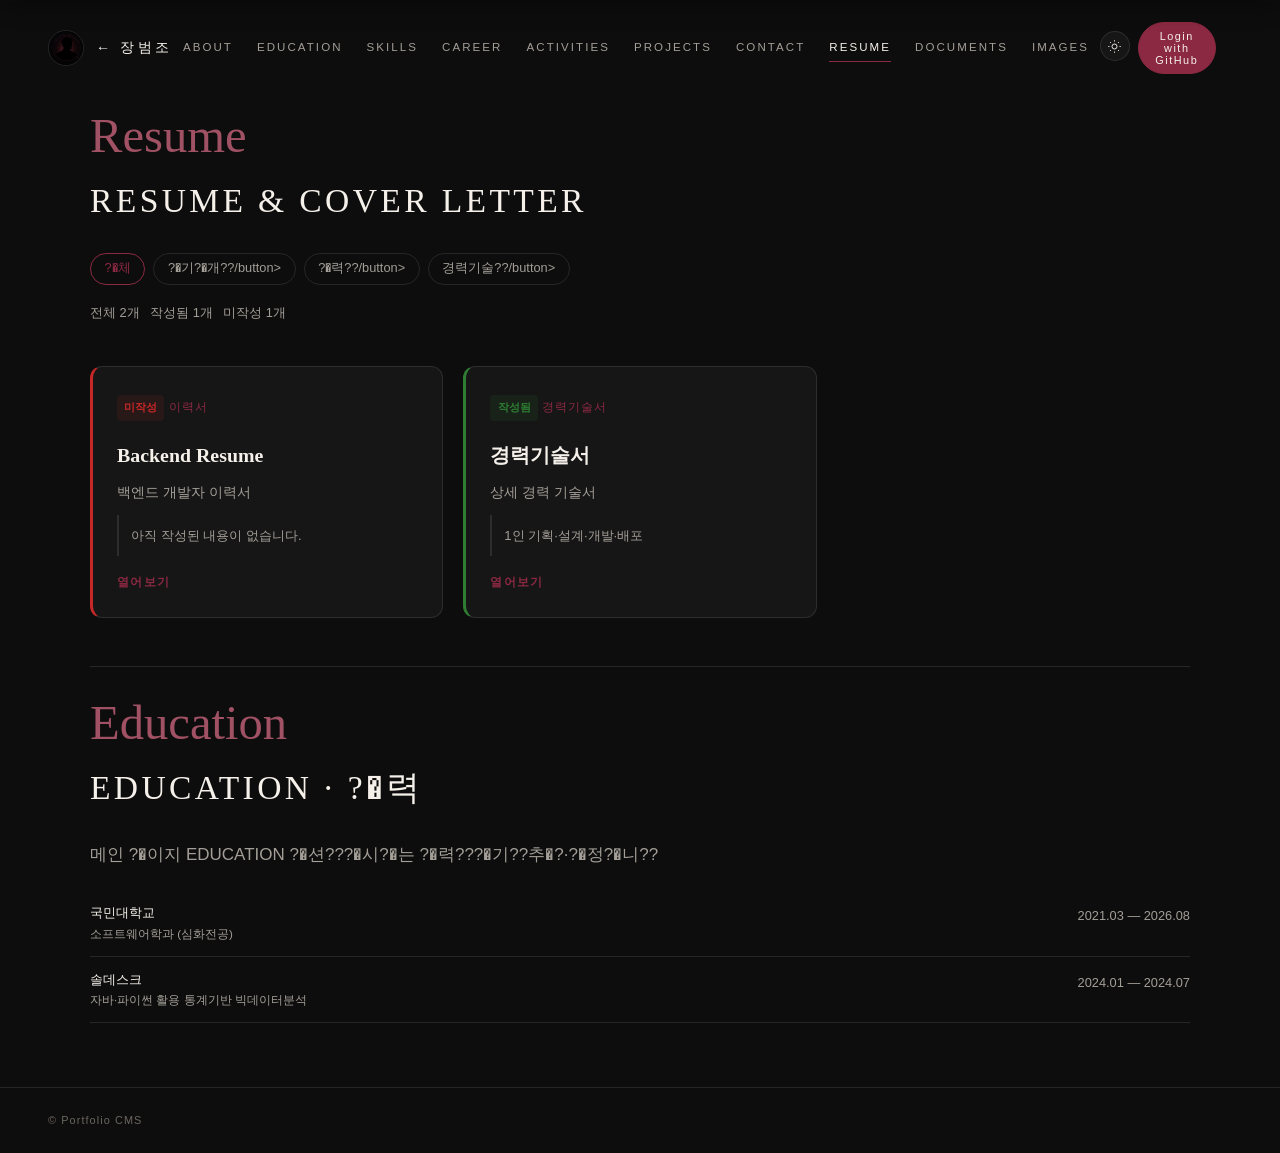
<file: pages/resume-view.html>
<!DOCTYPE html>
<html lang="ko">
<head>
  <meta charset="UTF-8">
  <meta name="viewport" content="width=device-width, initial-scale=1.0, viewport-fit=cover">
  <title>Resume | Portfolio CMS</title>
  <link rel="stylesheet" href="../css/style.css">
  <link rel="stylesheet" href="../css/editorial.css?v=20260731">
  <link rel="stylesheet" href="../css/themes.css">
  <link rel="stylesheet" href="../css/mobile.css?v=20260804">
  <link rel="stylesheet" href="../css/editor.css?v=20260804">
  <link rel="stylesheet" href="../css/pages.css">
</head>
<body>
  <header class="site-header" id="header">
    <a href="../index.html" class="brand">JANG BEOM JO</a>
    <nav class="nav-desktop" id="navDesktop"></nav>
    <div class="header-actions" id="headerActions"></div>
    <button class="nav-toggle" type="button" aria-label="메뉴" aria-expanded="false">
      <span></span><span></span>
    </button>
  </header>
  <nav class="nav-mobile" id="navMobile" aria-hidden="true"></nav>
  <script src="../js/cms/nav.js"></script>

  <main class="page-main resume-doc-page">
    <div class="container container--doc">
      <h1 class="resume-doc-page__title" id="resumeDocTitle"></h1>
      <div class="resume-doc-toolbar">
        <div class="resume-doc-page__meta" id="resumeDocMeta"></div>
        <div class="section-add-hub__head edit-only">
          <span class="section-add-hub__title">??�� 추�?</span>
          <span class="section-add-hub__sep" aria-hidden="true">·</span>
          <span class="section-add-hub__hint">?�션??추�??????�래 ?�력?�???�성?�세??</span>
        </div>
      </div>

      <div class="section-add-hub edit-only" id="sectionAddHub">
        <div class="section-preset-row">
          <div class="section-preset-btns" id="sectionPresetBtns"></div>
          <button type="button" class="section-preset-btn section-preset-btn--custom" id="sectionCustomAddBtn">+ 직접 ?�력 (?�목)</button>
        </div>
      </div>

      <article class="resume-document" id="resumeDoc"></article>
    </div>
  </main>

  <footer class="site-footer"><p>© Portfolio CMS</p></footer>
  <div class="editor-drawer" id="editorDrawer" aria-hidden="true"></div>

  <script src="../js/portfolio-data.js"></script>
  <script src="../js/data-loader.js"></script>
  <script src="../js/cms/documents-access.js"></script>
  <script src="../js/editor/store.js"></script>
  <script src="../js/editor/history.js"></script>
  <script src="../js/editor/autosave.js?v=20260723"></script>
  <script src="../js/editor/draft.js?v=20260806"></script>
  <script src="../js/cms/shared.js?v=20260806"></script>
  <script src="../js/cms/page-actions.js?v=20260723"></script>
  <script src="../js/editor/auth.js"></script>
  <script src="../js/editor/github.js?v=20260806"></script>
  <script src="../js/editor/upload.js?v=20260806"></script>
  <script src="../js/editor/ui.js"></script>
  <script src="../js/cms/github-panel.js?v=20260806"></script>
  <script src="../js/cms/header.js"></script>
  <script src="../js/seo.js"></script>
  <script src="../js/theme.js?v=20260731"></script>
  <script src="../js/editor/inline-editor.js?v=20260806"></script>
  <script src="../js/pages/resume-view.js?v=20260723"></script>
</body>
</html>
</file>
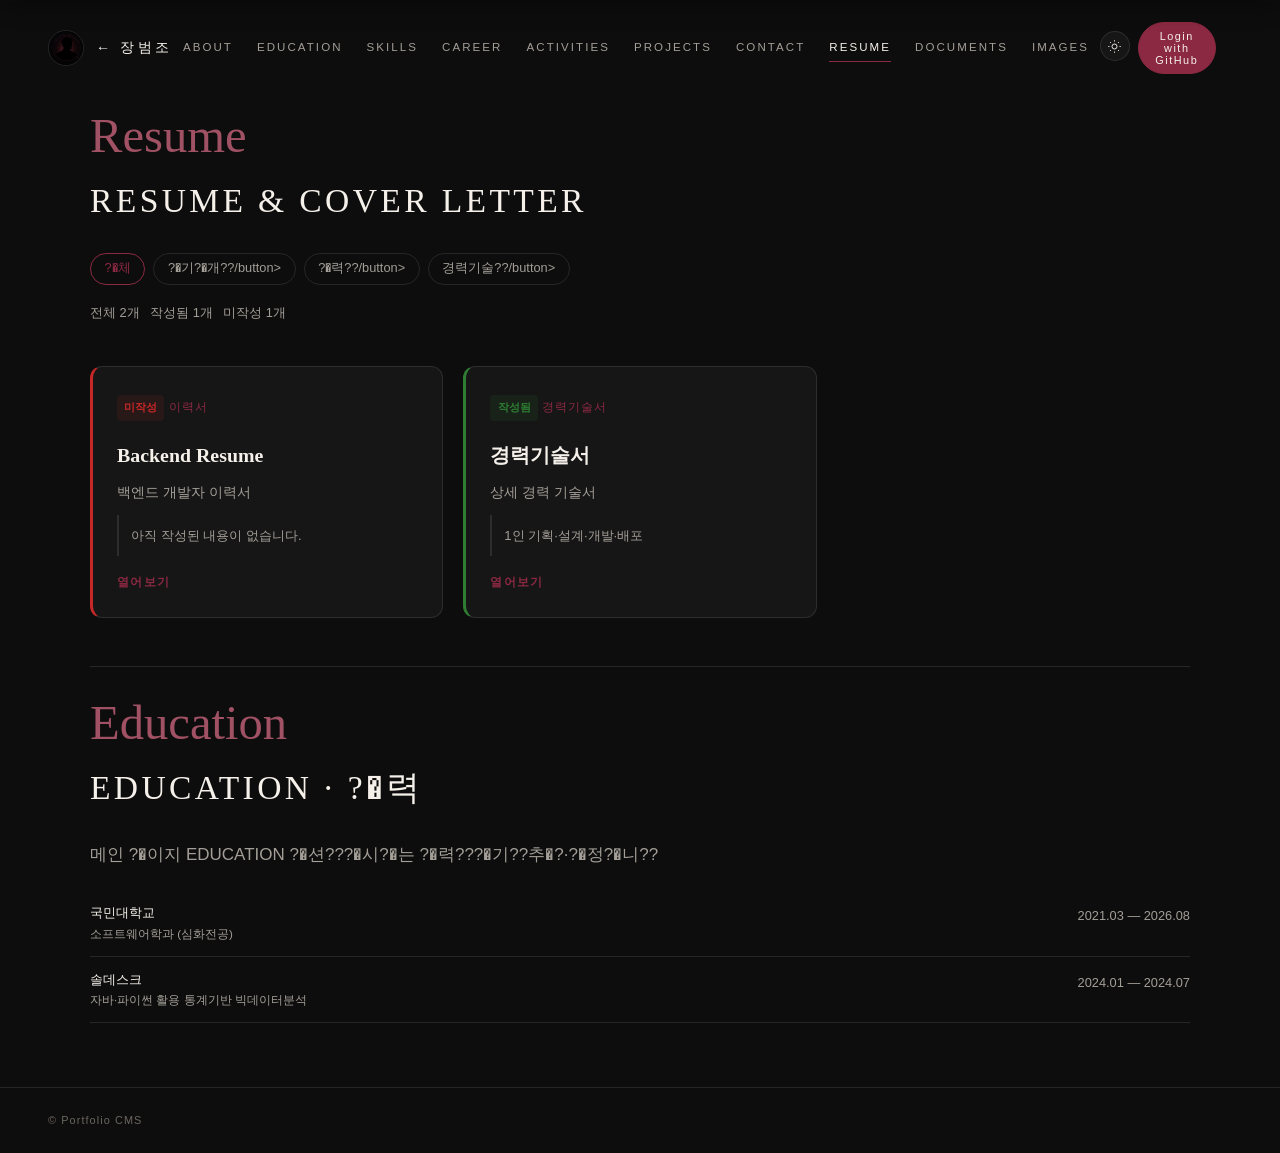
<file: pages/resume.html>
<!DOCTYPE html>
<html lang="ko">
<head>
  <meta charset="UTF-8">
  <meta name="viewport" content="width=device-width, initial-scale=1.0, viewport-fit=cover">
  <title>Resume | Portfolio CMS</title>
  <link rel="stylesheet" href="../css/style.css">
  <link rel="stylesheet" href="../css/editorial.css?v=20260731">
  <link rel="stylesheet" href="../css/themes.css">
  <link rel="stylesheet" href="../css/mobile.css?v=20260804">
  <link rel="stylesheet" href="../css/editor.css?v=20260804">
  <link rel="stylesheet" href="../css/pages.css">
</head>
<body>
  <header class="site-header" id="header">
    <a href="../index.html" class="brand">JANG BEOM JO</a>
    <nav class="nav-desktop" id="navDesktop"></nav>
    <div class="header-actions" id="headerActions"></div>
    <button class="nav-toggle" type="button" aria-label="메뉴" aria-expanded="false">
      <span></span><span></span>
    </button>
  </header>
  <nav class="nav-mobile" id="navMobile" aria-hidden="true"></nav>
  <script src="../js/cms/nav.js"></script>

  <main class="page-main">
    <div class="container">
      <div class="resume-page__head reveal">
        <span class="section-index">Resume</span>
        <h1 class="section-title">RESUME & COVER LETTER</h1>
        <div class="resume-type-tabs" id="resumeTypeTabs">
          <button type="button" class="resume-type-tab is-active" data-filter="all">?�체</button>
          <button type="button" class="resume-type-tab" data-filter="cover-letter">?�기?�개??/button>
          <button type="button" class="resume-type-tab" data-filter="resume">?�력??/button>
          <button type="button" class="resume-type-tab" data-filter="career-description">경력기술??/button>
        </div>
        <div class="resume-summary" id="resumeSummary"></div>

        <!-- ?�성 ??????�� ?�시 -->
        <div class="page-action-hub edit-only" id="resumeActionHub">
          
          <div class="page-action-bar">
            <button type="button" class="page-action-btn page-action-btn--primary" data-resume-add="cover-letter">+ ?�기?�개??/button>
            <button type="button" class="page-action-btn page-action-btn--primary" data-resume-add="resume">+ ?�력??/button>
            <button type="button" class="page-action-btn" data-resume-add="career-description">+ 경력기술??/button>
          </div>
        </div>
      </div>
      <div class="resume-grid reveal" id="resumeGrid"></div>

      <!-- EDUCATION ?�력 관�?-->
      <section class="resume-education-panel reveal" id="resumeEducationPanel">
        <div class="resume-education-panel__head">
          <span class="section-index">Education</span>
          <h2 class="section-title">EDUCATION · ?�력</h2>
          <p class="page-lead">메인 ?�이지 EDUCATION ?�션???�시?�는 ?�력???�기??추�?·?�정?�니??</p>
          <button type="button" class="page-action-btn edit-only" id="resumeEduAddBtn">+ ?�력 추�?</button>
        </div>
        <ul class="resume-edu-list" id="resumeEduList"></ul>
      </section>
    </div>
  </main>

  <footer class="site-footer"><p>© Portfolio CMS</p></footer>

  <div class="editor-drawer" id="editorDrawer" aria-hidden="true"></div>

  <script src="../js/portfolio-data.js"></script>
  <script src="../js/data-loader.js"></script>
  <script src="../js/cms/documents-access.js"></script>
  <script src="../js/editor/store.js"></script>
  <script src="../js/editor/history.js"></script>
  <script src="../js/editor/autosave.js?v=20260723"></script>
  <script src="../js/editor/draft.js?v=20260806"></script>
  <script src="../js/cms/shared.js?v=20260806"></script>
  <script src="../js/cms/page-actions.js?v=20260723"></script>
  <script src="../js/editor/auth.js"></script>
  <script src="../js/editor/github.js?v=20260806"></script>
  <script src="../js/editor/upload.js?v=20260806"></script>
  <script src="../js/editor/ui.js"></script>
  <script src="../js/cms/github-panel.js?v=20260806"></script>
  <script src="../js/cms/header.js"></script>
  <script src="../js/seo.js"></script>
  <script src="../js/theme.js?v=20260731"></script>
  <script src="../js/editor/inline-editor.js?v=20260806"></script>
  <script src="../js/pages/resume.js?v=20260723"></script>
</body>
</html>
</file>
<file: css/style.css>
/* ===================================================
   장범조 Portfolio — Editorial Dark Theme
   =================================================== */

:root {
  --page-gutter: clamp(1rem, 4.5vw, 1.5rem);
  --black: #050505;
  --surface: #0c0c0c;
  --surface-2: #121212;
  --line: rgba(255, 255, 255, 0.1);
  --line-strong: rgba(255, 255, 255, 0.18);
  --white: #f2efe8;
  --muted: #9a9590;
  --muted-dim: #6b6660;
  --accent: #7a1f1f;
  --accent-deep: #4a1212;
  --accent-readable: var(--accent);
  --accent-readable-surface: var(--accent);
  --muted-readable: var(--muted);
  --muted-readable-surface: var(--muted);
  --text-primary: var(--white);
  --text-soft: var(--muted);
  --text-on-accent: #ffffff;
  --text-on-accent-muted: rgba(255, 255, 255, 0.72);
  --text-on-accent-faint: rgba(255, 255, 255, 0.48);
  --text-on-accent-soft: rgba(255, 255, 255, 0.82);
  --text-on-accent-dim: rgba(255, 255, 255, 0.58);
  --line-on-accent: rgba(255, 255, 255, 0.14);
  --body-soft: color-mix(in srgb, var(--white) 78%, transparent);
  --body-muted: color-mix(in srgb, var(--white) 62%, transparent);
  --body-faint: color-mix(in srgb, var(--white) 48%, transparent);
  --surface-tint-03: rgba(255, 255, 255, 0.03);
  --surface-tint-04: rgba(255, 255, 255, 0.04);
  --surface-tint-06: rgba(255, 255, 255, 0.06);
  --surface-tint-08: rgba(255, 255, 255, 0.08);
  --surface-tint-10: rgba(255, 255, 255, 0.10);
  --surface-tint-55: rgba(255, 255, 255, 0.55);
  --serif: "Playfair Display", "Noto Serif KR", serif;
  --sans: "Noto Sans KR", sans-serif;
  --signature: "Cormorant Garamond", serif;
  --container: min(1100px, calc(100% - 2 * var(--page-gutter, 1.5rem)));
  --section-pad: clamp(3.5rem, 7vw, 6rem);
  --ease: cubic-bezier(0.22, 1, 0.36, 1);
  --portrait-w: min(280px, 72vw);
  --portrait-w-sm: min(220px, 55vw);
}

*, *::before, *::after { margin: 0; padding: 0; box-sizing: border-box; }

html { scroll-behavior: smooth; scroll-padding-top: 72px; }

body {
  font-family: var(--sans);
  background: var(--black);
  color: var(--white);
  line-height: 1.75;
  font-weight: 300;
  overflow-x: hidden;
  -webkit-font-smoothing: antialiased;
}

a { color: inherit; text-decoration: none; transition: color 0.25s; }

img {
  display: block;
  width: 100%;
  height: 100%;
  object-fit: cover;
  object-position: top center;
}

/* 업로드·프로필 사진 — 원본 색상 유지 */
.brand__logo,
.header-actions__avatar,
.portrait-frame img,
.education-visual__img,
.image-card img,
.doc-card__thumb img,
.project-screenshot,
.project-card__thumb,
.hero-portrait img,
.about-portrait img {
  filter: none;
}

.container { width: var(--container); margin-inline: auto; }

/* ── Header ── */
.site-header {
  position: fixed;
  inset: 0 0 auto;
  z-index: 100;
  display: flex;
  align-items: center;
  justify-content: space-between;
  padding: 1.2rem clamp(1.2rem, 4vw, 2.5rem);
  transition: background 0.35s, border-color 0.35s;
  gap: 0.65rem;
}

.site-header .brand,
.site-header .nav-toggle {
  position: relative;
  z-index: 2;
  flex-shrink: 0;
}

.nav-desktop a,
.site-header .brand {
  pointer-events: auto;
}

.site-header.is-scrolled {
  background: rgba(5, 5, 5, 0.92);
  backdrop-filter: blur(12px);
  border-bottom: 1px solid var(--line);
}

.brand {
  font-family: var(--serif);
  font-size: 0.78rem;
  letter-spacing: 0.2em;
  display: inline-flex;
  align-items: center;
  gap: 0.6rem;
}

.brand__logo {
  width: 32px;
  height: 32px;
  border-radius: 50%;
  object-fit: cover;
  border: 1px solid var(--line);
}

.header-actions {
  display: flex;
  align-items: center;
  gap: 0.5rem;
  margin-left: auto;
  margin-right: 1rem;
}

.header-actions__btn,
.header-actions__user {
  display: inline-flex;
  align-items: center;
  gap: 0.45rem;
  padding: 0.4rem 0.75rem;
  font-size: 0.58rem;
  letter-spacing: 0.14em;
  color: var(--muted);
  background: var(--surface-tint-04);
  border: 1px solid var(--line);
  border-radius: 999px;
  cursor: pointer;
}

.header-actions__btn:hover,
.header-actions__user:hover {
  color: var(--white);
  border-color: var(--accent);
}

.header-actions__btn--primary {
  color: var(--white);
  background: var(--accent);
  border-color: var(--accent);
}

.header-actions__btn--ghost {
  background: transparent;
}

.header-actions__avatar {
  width: 24px;
  height: 24px;
  border-radius: 50%;
  object-fit: cover;
  border: 1px solid var(--line);
}

.nav-desktop { display: flex; gap: clamp(0.7rem, 2vw, 1.5rem); }

.nav-desktop a {
  font-size: 0.62rem;
  letter-spacing: 0.16em;
  color: var(--muted);
  position: relative;
}

.nav-desktop a.is-active,
.nav-desktop a:hover { color: var(--white); }

.nav-desktop a.is-active::after {
  content: "";
  position: absolute;
  left: 0;
  bottom: -4px;
  width: 100%;
  height: 1px;
  background: var(--accent);
}

.nav-toggle {
  display: none;
  flex-direction: column;
  gap: 6px;
  background: none;
  border: none;
  cursor: pointer;
  padding: 8px;
  min-width: 44px;
  min-height: 44px;
  align-items: center;
  justify-content: center;
}

header.menu-open {
  z-index: 106;
}

.nav-toggle span { display: block; width: 22px; height: 1px; background: var(--white); transition: transform 0.3s; }

.nav-mobile {
  position: fixed;
  inset: 0;
  z-index: 10100;
  background: rgba(5, 5, 5, 0.98);
  display: flex;
  flex-direction: column;
  align-items: stretch;
  justify-content: flex-start;
  gap: 0;
  padding: calc(4.5rem + env(safe-area-inset-top, 0px)) var(--page-gutter, 1rem) calc(2rem + env(safe-area-inset-bottom, 0px));
  overflow-y: auto;
  -webkit-overflow-scrolling: touch;
  opacity: 0;
  visibility: hidden;
  pointer-events: none;
  transition: opacity 0.25s, visibility 0.25s;
}

.nav-mobile a {
  display: block;
  width: 100%;
  padding: 0.85rem 0.25rem;
  font-family: var(--serif);
  font-size: 1rem;
  letter-spacing: 0.08em;
  color: var(--white);
  text-align: center;
  border-bottom: 1px solid var(--line);
  -webkit-tap-highlight-color: rgba(122, 31, 31, 0.3);
}

.nav-mobile a:active {
  color: var(--accent);
  background: var(--surface-tint-04);
}

.nav-mobile a:hover { color: var(--accent); }

.nav-mobile.is-open,
header.menu-open ~ .nav-mobile,
body.nav-open .nav-mobile {
  opacity: 1;
  visibility: visible;
  pointer-events: auto;
}

.nav-mobile-actions {
  display: flex;
  flex-direction: column;
  align-items: stretch;
  gap: 0.65rem;
  margin-top: 1.25rem;
  padding-top: 1.25rem;
  border-top: 1px solid var(--line);
  width: 100%;
}

.nav-mobile-actions .header-actions__btn,
.nav-mobile-actions .header-actions__user {
  width: 100%;
  justify-content: center;
  padding: 0.65rem 1rem;
  font-size: 0.72rem;
}

.editor-drawer {
  position: fixed;
  inset: 0;
  z-index: 260;
  display: flex;
  justify-content: flex-end;
  pointer-events: none;
  opacity: 0;
  transition: opacity 0.25s ease;
}

.editor-drawer.is-open {
  opacity: 1;
  pointer-events: auto;
}

.editor-drawer__panel {
  width: min(440px, 100%);
  height: 100%;
  background: rgba(12, 12, 12, 0.97);
  border-left: 1px solid var(--line);
  backdrop-filter: blur(22px);
  display: flex;
  flex-direction: column;
  transform: translateX(100%);
  transition: transform 0.3s var(--ease);
}

.editor-drawer.is-open .editor-drawer__panel {
  transform: translateX(0);
}

.editor-drawer__head,
.editor-drawer__foot {
  display: flex;
  justify-content: space-between;
  align-items: center;
  padding: 1rem 1.1rem;
  border-bottom: 1px solid var(--line);
}

.editor-drawer__foot {
  border-top: 1px solid var(--line);
  border-bottom: none;
  margin-top: auto;
}

.editor-drawer__body {
  flex: 1;
  overflow-y: auto;
  padding: 1rem 1.1rem 1.4rem;
}

.editor-drawer__section {
  border: 1px solid var(--line);
  border-radius: 12px;
  padding: 0.8rem;
  margin-bottom: 0.8rem;
  background: var(--surface-tint-03);
}

.editor-drawer__section h4 {
  font-size: 0.72rem;
  letter-spacing: 0.16em;
  color: var(--accent);
  margin-bottom: 0.7rem;
  text-transform: uppercase;
}

.editor-drawer__field {
  display: flex;
  flex-direction: column;
  gap: 0.3rem;
  margin-bottom: 0.7rem;
  font-size: 0.68rem;
  letter-spacing: 0.06em;
  color: var(--muted);
  text-transform: uppercase;
}

.editor-drawer__field input,
.editor-drawer__field textarea,
.editor-drawer__field select {
  width: 100%;
  padding: 0.6rem 0.7rem;
  background: rgba(0, 0, 0, 0.35);
  border: 1px solid var(--line);
  border-radius: 6px;
  color: var(--white);
  font-family: inherit;
  font-size: 0.82rem;
}

.editor-drawer__list {
  display: flex;
  flex-direction: column;
  gap: 0.5rem;
}

.editor-drawer__row {
  display: flex;
  align-items: center;
  gap: 0.4rem;
}

.editor-drawer__row input {
  flex: 1;
}

.editor-drawer__btn,
.editor-drawer__ghost {
  padding: 0.45rem 0.7rem;
  font-size: 0.64rem;
  letter-spacing: 0.1em;
  border: 1px solid var(--line);
  border-radius: 6px;
  background: transparent;
  color: var(--white);
  cursor: pointer;
}

.editor-drawer__btn:hover,
.editor-drawer__ghost:hover {
  border-color: var(--accent);
}

.editor-drawer__btn--primary {
  background: var(--accent);
  border-color: var(--accent);
}

.editor-drawer__dropzone {
  border: 1px dashed var(--accent);
  border-radius: 8px;
  padding: 0.9rem;
  text-align: center;
  color: var(--muted);
  cursor: pointer;
  margin-bottom: 0.6rem;
}

.editor-drawer__dropzone.is-dragover {
  background: rgba(122, 31, 31, 0.12);
}

.editor-drawer__media-list {
  display: flex;
  flex-direction: column;
  gap: 0.5rem;
  margin-bottom: 0.7rem;
}

.editor-drawer__media-item {
  display: flex;
  align-items: center;
  gap: 0.6rem;
  padding: 0.5rem;
  border: 1px solid var(--line);
  border-radius: 8px;
  background: var(--surface-tint-03);
}

.editor-drawer__media-item img {
  width: 44px;
  height: 44px;
  border-radius: 6px;
  object-fit: cover;
  filter: none;
}

.editor-drawer__media-item strong {
  display: block;
  font-size: 0.72rem;
  color: var(--white);
}

.editor-drawer__media-item span {
  display: block;
  font-size: 0.62rem;
  color: var(--muted);
}

@media (max-width: 900px) {
  .header-actions {
    margin-right: 0.5rem;
  }
}

@media (max-width: 960px) {
  .nav-desktop { display: none; }
  .nav-toggle { display: flex; }
  .site-header {
    padding: 0.85rem clamp(0.85rem, 3vw, 1.25rem);
    gap: 0.5rem;
  }
}

.menu-open .nav-toggle span:first-child { transform: translateY(3.5px) rotate(45deg); }
.menu-open .nav-toggle span:last-child { transform: translateY(-3.5px) rotate(-45deg); }

/* ── Portrait frames (controlled size) ── */
.portrait-frame {
  position: relative;
  overflow: hidden;
  background: var(--surface-2);
  border: 1px solid var(--line);
}

.portrait-frame--hero {
  width: var(--portrait-w);
  aspect-ratio: 3 / 4;
  max-height: min(68vh, 480px);
}

.portrait-frame--about {
  width: var(--portrait-w-sm);
  aspect-ratio: 3 / 4;
  margin-left: auto;
}

/* ── Hero ── */
.hero {
  min-height: 100vh;
  display: flex;
  align-items: center;
  padding: clamp(5rem, 10vw, 7rem) 0 clamp(2rem, 4vw, 3rem);
}

.hero-inner {
  display: grid;
  grid-template-columns: auto 1fr;
  align-items: center;
  gap: clamp(2rem, 5vw, 4.5rem);
}

.hero-body {
  position: relative;
  max-width: 520px;
}

.hero-eyebrow {
  font-size: 0.68rem;
  letter-spacing: 0.18em;
  color: var(--accent-readable, var(--accent));
  text-transform: uppercase;
  margin-bottom: 1.2rem;
}

.hero-name {
  font-family: var(--serif);
  font-size: clamp(2.4rem, 5.5vw, 4.2rem);
  font-weight: 400;
  line-height: 1.08;
  letter-spacing: 0.03em;
  margin-bottom: 1.4rem;
}

.hero-tagline-ko {
  font-size: 0.92rem;
  color: var(--body-soft);
  line-height: 1.85;
  margin-bottom: 0.5rem;
}

.hero-tagline-en {
  font-size: 0.82rem;
  color: var(--muted);
  line-height: 1.8;
  margin-bottom: 1.8rem;
}

.hero-links {
  display: flex;
  align-items: center;
  gap: 0.7rem;
  font-size: 0.65rem;
  letter-spacing: 0.14em;
  color: var(--muted);
}

.hero-links a:hover { color: var(--white); }
.hero-links span { color: var(--muted-dim); }

/* Hero journey timeline (mobile bar) */
.hero-journey {
  display: grid;
  grid-template-columns: repeat(var(--journey-cols, 4), minmax(0, 1fr));
  gap: 0.35rem;
  width: 100%;
  max-width: 24rem;
  padding: 0.65rem 0.45rem;
  border: 1px solid var(--ep-journey-border, var(--line));
  border-radius: 0.35rem;
  background: var(--ep-journey-bg, color-mix(in srgb, var(--surface) 88%, var(--black)));
}

.hero-journey:empty {
  display: none;
}

.hero-journey__item {
  display: flex;
  flex-direction: column;
  align-items: center;
  gap: 0.2rem;
  text-align: center;
  min-width: 0;
}

.hero-journey__item strong {
  font-family: var(--serif);
  font-size: 0.74rem;
  letter-spacing: 0.06em;
  color: var(--ep-journey-year, var(--accent-readable, var(--accent)));
  line-height: 1.1;
}

.hero-journey__item span {
  font-size: 0.48rem;
  line-height: 1.35;
  color: var(--ep-journey-label, var(--muted));
  word-break: keep-all;
}

.hero-scroll {
  position: absolute;
  right: -2rem;
  bottom: 0;
  display: flex;
  flex-direction: column;
  align-items: center;
  gap: 0.6rem;
}

.hero-scroll span {
  writing-mode: vertical-rl;
  font-size: 0.58rem;
  letter-spacing: 0.28em;
  color: var(--muted-dim);
}

.hero-scroll i {
  display: block;
  width: 1px;
  height: 48px;
  background: linear-gradient(to bottom, var(--muted-dim), transparent);
  animation: scrollPulse 2s ease-in-out infinite;
}

/* 모바일 Hero 전용 — 데스크톱 숨김 */
.hero-mobile-bar {
  display: none;
}

@keyframes scrollPulse {
  0%, 100% { opacity: 0.35; }
  50% { opacity: 1; }
}

/* ── Sections shared ── */
.section { position: relative; }

.section-index {
  display: block;
  font-family: var(--serif);
  font-size: clamp(2rem, 3.5vw, 3rem);
  color: var(--accent-readable, var(--accent));
  line-height: 1;
  margin-bottom: 0.5rem;
}

.section-index--light { color: var(--text-on-accent-faint); }

.section-title {
  font-family: var(--serif);
  font-size: calc(var(--title-scale, 1) * clamp(1.3rem, 2.5vw, 1.75rem));
  font-weight: 400;
  letter-spacing: 0.12em;
  margin-bottom: 1.2rem;
}

.section-title--light { color: var(--text-on-accent); }

.section-head {
  display: flex;
  justify-content: flex-start;
  align-items: baseline;
  flex-wrap: wrap;
  gap: clamp(0.65rem, 1.5vw, 1rem);
  margin-bottom: 2rem;
  padding-bottom: 1rem;
  border-bottom: 1px solid var(--line);
}

.section-head > div:first-child,
.section-headline {
  display: flex;
  align-items: baseline;
  gap: clamp(0.65rem, 1.5vw, 1rem);
  flex-wrap: wrap;
}

.section-headline {
  margin-bottom: 1.2rem;
}

.section-head .text-link--box,
.section-head > .text-link {
  margin-left: auto;
  align-self: center;
}

.section-head .section-index,
.section-headline .section-index {
  margin-bottom: 0;
}

.section-head .section-title,
.section-headline .section-title {
  margin-bottom: 0;
}

.section-actions {
  display: flex;
  justify-content: flex-end;
  margin-top: 1.25rem;
}

.text-link {
  font-size: 0.65rem;
  letter-spacing: 0.12em;
  color: var(--muted);
  transition: color 0.25s;
}

.text-link:hover { color: var(--white); }

.reveal {
  opacity: 0;
  transform: translateY(24px);
  transition: opacity 0.8s var(--ease), transform 0.8s var(--ease);
}

.reveal.is-visible { opacity: 1; transform: translateY(0); }

/* ── About ── */
.section-about {
  padding: var(--section-pad) 0;
  background: var(--surface);
  border-top: 1px solid var(--line);
}

.about-grid {
  display: grid;
  grid-template-columns: 1fr auto;
  gap: clamp(2rem, 4vw, 3.5rem);
  align-items: start;
  margin-bottom: clamp(2rem, 4vw, 3rem);
  min-width: 0;
}

.about-copy {
  min-width: 0;
  max-width: 100%;
}

.about-copy p {
  color: var(--muted);
  font-size: 0.9rem;
  margin-bottom: 0.85rem;
  max-width: 480px;
  line-height: 1.85;
}

.signature {
  font-family: var(--signature);
  font-style: italic;
  font-size: 1.6rem;
  color: var(--white) !important;
  margin-top: 1.2rem !important;
}

.about-meta {
  display: grid;
  grid-template-columns: 1fr 1fr;
  gap: clamp(1.5rem, 3vw, 3rem);
  padding-top: 2rem;
  border-top: 1px solid var(--line);
}

.meta-block h3 {
  font-size: 0.65rem;
  letter-spacing: 0.18em;
  color: var(--muted-dim);
  margin-bottom: 1.2rem;
}

.timeline-compact { list-style: none; }

.timeline-compact time {
  display: block;
  font-size: 0.72rem;
  color: var(--muted-dim);
  margin-bottom: 0.2rem;
}

.timeline-compact p {
  font-size: 0.88rem;
  color: var(--white);
  margin-bottom: 0.8rem;
}

.stack-lines p {
  display: flex;
  gap: 1rem;
  font-size: 0.82rem;
  color: var(--muted);
  padding: 0.55rem 0;
  border-bottom: 1px solid var(--line);
}

.stack-lines p span {
  flex: 0 0 72px;
  font-size: 0.65rem;
  letter-spacing: 0.1em;
  color: var(--white);
}

/* ── Skills ── */
.section-skills {
  padding: var(--section-pad) 0;
  background: var(--black);
}

.skill-bar { margin-bottom: 1.2rem; }

.skill-bar__label {
  display: flex;
  justify-content: space-between;
  margin-bottom: 0.45rem;
  font-size: 0.72rem;
}

.skill-bar__label span:first-child { color: var(--white); letter-spacing: 0.06em; }
.skill-bar__label span:last-child { color: var(--muted-dim); font-size: 0.62rem; }

.skill-bar__track {
  height: 2px;
  background: var(--surface-tint-08);
}

.skill-bar__fill {
  height: 100%;
  width: 0;
  background: linear-gradient(to right, var(--accent), var(--white));
  transition: width 1.1s var(--ease);
}

.reveal.is-visible .skill-bar__fill { width: var(--w); }

.tech-cloud {
  display: flex;
  flex-wrap: wrap;
  gap: 0.45rem;
  margin-top: 2rem;
  padding-top: 1.5rem;
  border-top: 1px solid var(--line);
}

.tech-tag {
  font-size: 0.62rem;
  letter-spacing: 0.06em;
  padding: 0.3rem 0.6rem;
  border: 1px solid var(--line);
  color: var(--muted);
}

/* ── Education ── */
.section-education {
  padding: var(--section-pad) 0;
  background: var(--surface);
  border-top: 1px solid var(--line);
}

.section-education__inner {
  display: grid;
  grid-template-columns: 1fr 1fr;
  min-height: 380px;
  border: 1px solid var(--line);
  overflow: hidden;
}

.education-panel {
  position: relative;
  overflow: hidden;
  background: var(--accent-deep);
  display: flex;
  flex-direction: column;
  justify-content: center;
}

.education-panel__bg {
  position: absolute;
  inset: 0;
  z-index: 0;
  background-color: var(--accent-deep);
  background-size: cover;
  background-position: center;
  background-repeat: no-repeat;
}

.education-panel__content {
  position: relative;
  z-index: 1;
}

.education-panel__bg-btn {
  position: absolute;
  top: 1rem;
  right: 1rem;
  z-index: 2;
  padding: 0.45rem 0.75rem;
  border: 1px solid var(--line-on-accent);
  background: var(--surface-tint-55);
  color: var(--text-on-accent);
  font-size: 0.62rem;
  letter-spacing: 0.08em;
  cursor: pointer;
  transition: background 0.25s, border-color 0.25s;
}

.education-panel__bg-btn:hover {
  background: color-mix(in srgb, var(--text-on-accent) 18%, transparent);
  border-color: var(--text-on-accent-muted);
}

.timeline-full { list-style: none; margin-bottom: 1.5rem; }

.timeline-full li {
  display: grid;
  grid-template-columns: 130px 1fr;
  gap: 1rem;
  padding: 1rem 0;
  border-bottom: 1px solid var(--line);
}

.timeline-full li:last-child { border-bottom: none; }

.timeline-full time {
  font-size: 0.72rem;
  color: var(--body-faint);
}

.timeline-full strong {
  display: block;
  font-weight: 500;
  font-size: 0.88rem;
  margin-bottom: 0.2rem;
  color: var(--white);
}

.timeline-full span[data-edit-field="major"],
.timeline-full span[data-edit-field="minor"] {
  display: block;
  font-size: 0.8rem;
  line-height: 1.45;
  color: var(--body-soft);
}

.timeline-full small {
  display: block;
  font-size: 0.72rem;
  color: var(--body-muted);
  line-height: 1.5;
}

.timeline-full p {
  font-size: 0.8rem;
  color: var(--body-muted);
  line-height: 1.65;
}

.education-panel .timeline-full li {
  border-bottom: 1px solid var(--line-on-accent);
}

.education-panel .timeline-full time {
  color: var(--text-on-accent-faint);
}

.education-panel .timeline-full strong {
  color: var(--text-on-accent);
}

.education-panel .timeline-full span[data-edit-field="major"],
.education-panel .timeline-full span[data-edit-field="minor"] {
  color: var(--text-on-accent-soft);
}

.education-panel .timeline-full small {
  color: var(--text-on-accent-dim);
}

.education-panel .timeline-full p {
  color: var(--text-on-accent-muted);
}

.education-panel .detail-lines__heading {
  color: var(--text-on-accent-faint);
}

.education-panel .detail-lines li {
  color: var(--text-on-accent-soft);
}

.education-panel .text-link { color: var(--text-on-accent-muted); }
.education-panel .text-link:hover { color: var(--text-on-accent); }

.education-resume-links {
  display: flex;
  flex-wrap: wrap;
  gap: 1.25rem;
  margin-top: 1.25rem;
}

.section-crosslink {
  margin-top: 1rem;
  font-size: 0.85rem;
  color: var(--muted);
}

.section-crosslink a {
  color: var(--accent);
  font-weight: 500;
}

.education-visual {
  position: relative;
  overflow: hidden;
  min-height: 280px;
  height: 100%;
  background: var(--black);
}

.education-visual__img {
  display: block;
  width: 100%;
  height: 100%;
  min-height: 280px;
  object-fit: cover;
  object-position: center;
}

.education-visual__deco {
  position: absolute;
  right: clamp(1.2rem, 3vw, 2.5rem);
  top: 50%;
  transform: translateY(-50%);
  z-index: 1;
  writing-mode: vertical-rl;
  font-family: var(--serif);
  font-size: clamp(0.9rem, 1.8vw, 1.25rem);
  letter-spacing: 0.35em;
  color: var(--body-faint);
  line-height: 2.2;
  user-select: none;
}

/* ── Projects ── */
.section-projects {
  padding: var(--section-pad) 0;
  background: var(--surface);
  border-top: 1px solid var(--line);
}

.project-grid {
  display: grid;
  grid-template-columns: repeat(3, 1fr);
  gap: 1rem;
}

.project-card {
  border: 1px solid var(--line);
  background: var(--surface-2);
  cursor: pointer;
  transition: transform 0.35s var(--ease), border-color 0.35s;
}

.project-card:hover {
  transform: translateY(-4px);
  border-color: var(--line-strong);
}

.project-card__thumb { height: 140px; }

.project-card__thumb--paws {
  background: linear-gradient(160deg, rgba(122, 31, 31, 0.4), #141010);
}

.project-card__thumb--health {
  background: linear-gradient(160deg, rgba(80, 90, 110, 0.45), #0e1014);
}

.project-card__thumb--hobby {
  background: linear-gradient(160deg, rgba(70, 85, 65, 0.4), #0c0e0b);
}

.project-card__body { padding: 1.1rem; }

.project-card__meta {
  display: flex;
  justify-content: space-between;
  align-items: baseline;
  margin-bottom: 0.25rem;
}

.project-card__meta h3 {
  font-family: var(--serif);
  font-size: 0.95rem;
  letter-spacing: 0.04em;
}

.project-card__gh,
.project-card__detail {
  font-size: 0.75rem;
  color: var(--muted-dim);
}

.project-card__gh:hover,
.project-card__detail:hover { color: var(--white); }

.project-card__detail {
  background: none;
  border: none;
  padding: 0;
  margin: 0;
  cursor: pointer;
  font: inherit;
  line-height: 1;
  flex-shrink: 0;
}

body.edit-mode .project-card__detail { pointer-events: none; }

/* ─── 프로젝트 상세 모달 ─── */
.project-detail-modal {
  position: fixed;
  inset: 0;
  z-index: 9000;
  display: grid;
  place-items: center;
  padding: 1rem;
  opacity: 0;
  pointer-events: none;
  transition: opacity 0.3s ease;
}

.project-detail-modal.is-open {
  opacity: 1;
  pointer-events: auto;
}

body.project-detail-open { overflow: hidden; }

.project-detail-modal__backdrop {
  position: absolute;
  inset: 0;
  background: rgba(0, 0, 0, 0.62);
  backdrop-filter: blur(4px);
}

.project-detail-modal__panel {
  position: relative;
  width: min(720px, 100%);
  max-height: min(88vh, 900px);
  overflow: auto;
  border: 1px solid var(--line-strong);
  background: var(--surface);
  box-shadow: 0 24px 64px rgba(0, 0, 0, 0.35);
  animation: projectDetailIn 0.35s var(--ease, ease) both;
}

@keyframes projectDetailIn {
  from { opacity: 0; transform: translateY(16px); }
  to { opacity: 1; transform: translateY(0); }
}

.project-detail-modal__close {
  position: sticky;
  top: 0;
  float: right;
  z-index: 2;
  margin: 0.75rem 0.75rem 0 0;
  width: 2rem;
  height: 2rem;
  border: 1px solid var(--line);
  background: var(--surface-2);
  color: var(--muted);
  font-size: 1.25rem;
  line-height: 1;
  cursor: pointer;
}

.project-detail-modal__close:hover { color: var(--white); border-color: var(--line-strong); }

.project-detail-modal__hero {
  height: 200px;
  background: var(--surface-2) center / cover no-repeat;
}

.project-detail-modal__hero--paws {
  background: linear-gradient(160deg, rgba(122, 31, 31, 0.4), #141010);
}

.project-detail-modal__hero--health {
  background: linear-gradient(160deg, rgba(80, 90, 110, 0.45), #0e1014);
}

.project-detail-modal__hero--hobby {
  background: linear-gradient(160deg, rgba(70, 85, 65, 0.4), #0c0e0b);
}

.project-detail-modal__hero--default {
  background: linear-gradient(160deg, rgba(122, 31, 31, 0.4), #141010);
}

.project-detail-modal__body { padding: 1.4rem 1.6rem 1.8rem; }

.project-detail-modal__period {
  font-size: 0.68rem;
  letter-spacing: 0.1em;
  color: var(--accent-readable, var(--accent));
  margin-bottom: 0.35rem;
}

.project-detail-modal__title {
  font-family: var(--serif);
  font-size: clamp(1.25rem, 3vw, 1.75rem);
  letter-spacing: 0.04em;
  margin-bottom: 0.5rem;
}

.project-detail-modal__type,
.project-detail-modal__role,
.project-detail-modal__meta {
  font-size: 0.72rem;
  color: var(--muted-dim);
  margin-bottom: 0.35rem;
}

.project-detail-modal__desc {
  color: var(--muted);
  line-height: 1.85;
  margin: 1rem 0 1.25rem;
}

.project-detail-modal__block {
  border-top: 1px solid var(--line);
  padding-top: 1rem;
  margin-bottom: 1rem;
}

.project-detail-modal__block h3 {
  font-family: var(--serif);
  font-size: 0.82rem;
  letter-spacing: 0.08em;
  color: var(--accent-readable, var(--accent));
  margin-bottom: 0.5rem;
}

.project-detail-modal__block p {
  color: var(--muted);
  line-height: 1.8;
  font-size: 0.88rem;
}

.project-detail-modal__tags {
  display: flex;
  flex-wrap: wrap;
  gap: 0.4rem;
  margin-bottom: 1rem;
}

.project-detail-modal__tags span {
  font-size: 0.62rem;
  border: 1px solid var(--line);
  padding: 0.25rem 0.55rem;
  color: var(--muted);
}

.project-detail-modal__gallery {
  display: grid;
  grid-template-columns: repeat(auto-fill, minmax(140px, 1fr));
  gap: 0.6rem;
  margin-bottom: 1.2rem;
}

.project-detail-modal__gallery img {
  width: 100%;
  aspect-ratio: 4 / 3;
  object-fit: cover;
  border: 1px solid var(--line);
}

.project-detail-modal__links {
  display: flex;
  flex-wrap: wrap;
  gap: 0.5rem;
  padding-top: 0.5rem;
}

.project-detail-modal__link {
  font-size: 0.68rem;
  letter-spacing: 0.06em;
  color: var(--white);
  text-decoration: none;
  border: 1px solid var(--line);
  padding: 0.45rem 0.85rem;
}

.project-detail-modal__link:hover {
  border-color: var(--accent);
  color: var(--accent);
}

.project-card__body time {
  display: block;
  font-size: 0.65rem;
  color: var(--accent-readable, var(--accent));
  letter-spacing: 0.08em;
  margin-bottom: 0.15rem;
}

.project-card__body small {
  display: block;
  font-size: 0.68rem;
  color: var(--muted-dim);
  margin-bottom: 0.5rem;
}

.project-card__body p {
  font-size: 0.8rem;
  color: var(--muted);
  line-height: 1.7;
  min-height: 2.6em;
  margin-bottom: 0.7rem;
}

.project-card__tags { display: flex; flex-wrap: wrap; gap: 0.3rem; }

.project-card__tags span {
  font-size: 0.58rem;
  letter-spacing: 0.05em;
  padding: 0.2rem 0.45rem;
  border: 1px solid var(--line);
  color: var(--muted-dim);
}

/* ── Activities ── */
.section-activities {
  padding: var(--section-pad) 0;
  position: relative;
  border-top: 1px solid var(--line);
}

.section-activities__bg {
  position: absolute;
  inset: 0;
  background-size: cover;
  background-position: center;
  background-repeat: no-repeat;
  z-index: 0;
}

.section-activities .container { position: relative; z-index: 1; }

.activity-grid {
  display: grid;
  grid-template-columns: repeat(4, 1fr);
  gap: 0.85rem;
}

.activity-card {
  text-align: center;
  padding: 1.4rem 0.8rem;
  border: 1px solid var(--line);
  background: var(--surface-tint-03);
  transition: background 0.3s;
}

.activity-card:hover { background: var(--surface-tint-06); }

.activity-card time {
  display: block;
  font-size: 0.6rem;
  color: var(--accent-readable, var(--accent));
  letter-spacing: 0.08em;
  margin-bottom: 0.5rem;
}

.activity-card p {
  font-size: 0.85rem;
  line-height: 1.55;
  margin-bottom: 0.25rem;
}

.activity-card small {
  font-size: 0.72rem;
  color: var(--muted);
}

/* ── Contact (compact) ── */
.section-contact {
  padding: clamp(1.75rem, 3.5vw, 2.75rem) 0;
  background: var(--surface);
  border-top: 1px solid var(--line);
}

.contact-compact {
  max-width: min(960px, 100%);
}

.contact-grid {
  display: grid;
  grid-template-columns: 1fr min(280px, 34vw);
  gap: clamp(2rem, 4vw, 3.5rem);
  align-items: center;
}

.contact-portrait .portrait-frame--contact {
  border: 1px solid var(--line);
  overflow: hidden;
}

.contact-portrait img {
  display: block;
  width: 100%;
  aspect-ratio: 4 / 5;
  object-fit: cover;
  object-position: center 22%;
}

.contact-head {
  margin-bottom: 0.35rem;
}

.contact-head .section-index,
.contact-head .section-title {
  margin-bottom: 0;
}

.contact-lead {
  font-size: 0.78rem;
  color: var(--body-soft);
  margin-bottom: 0.7rem;
}

.contact-row {
  display: grid;
  grid-template-columns: repeat(4, minmax(0, 1fr));
  gap: 0.55rem 1rem;
  padding-top: 0.65rem;
  border-top: 1px solid var(--line);
}

.edit-mode .contact-row {
  grid-template-columns: repeat(3, minmax(0, 1fr));
}

.contact-field dt {
  font-size: 0.54rem;
  letter-spacing: 0.14em;
  color: var(--accent-readable, var(--accent));
  margin-bottom: 0.12rem;
}

.contact-field dd {
  font-size: 0.76rem;
  line-height: 1.35;
  color: var(--body-soft);
}

.contact-link-field {
  display: inline-block;
  min-width: 0;
  min-height: 1.2em;
  word-break: break-all;
}

.edit-mode .contact-link-field:empty::before,
.edit-mode .contact-link-field[data-placeholder]:not(:focus):empty::before {
  content: attr(data-placeholder);
  color: var(--muted);
  opacity: 0.6;
}

.contact-row dt {
  font-size: 0.54rem;
  letter-spacing: 0.14em;
  color: var(--accent-readable, var(--accent));
  margin-bottom: 0.12rem;
}

.contact-row dd { font-size: 0.76rem; line-height: 1.35; }

.copy-btn {
  background: none;
  border: none;
  color: var(--white);
  font-family: inherit;
  font-size: inherit;
  cursor: pointer;
  padding: 0;
  text-align: left;
}

.copy-btn:hover,
.contact-row a:hover { color: var(--accent); }

/* ── Footer & toast ── */
.site-footer {
  display: flex;
  justify-content: space-between;
  align-items: center;
  padding: 1.2rem clamp(1.2rem, 4vw, 2.5rem);
  border-top: 1px solid var(--line);
  font-size: 0.6rem;
  letter-spacing: 0.1em;
  color: var(--muted-dim);
}

.top-btn {
  background: none;
  border: 1px solid var(--line);
  color: var(--muted);
  font-size: 0.58rem;
  letter-spacing: 0.12em;
  padding: 0.4rem 0.75rem;
  cursor: pointer;
  transition: color 0.25s, border-color 0.25s;
}

.top-btn:hover { color: var(--white); border-color: var(--line-strong); }

.toast {
  position: fixed;
  bottom: 1.5rem;
  left: 50%;
  transform: translateX(-50%) translateY(16px);
  background: var(--surface-2);
  border: 1px solid var(--line-strong);
  color: var(--white);
  font-size: 0.72rem;
  padding: 0.5rem 1rem;
  opacity: 0;
  pointer-events: none;
  transition: opacity 0.3s, transform 0.3s;
  z-index: 200;
}

.toast.is-show {
  opacity: 1;
  transform: translateX(-50%) translateY(0);
}

/* ── Tablet ── */
@media (max-width: 960px) {
  .hero-scroll { display: none; }

  /* ABOUT — 모바일/태블릿 왼쪽 정렬 */
  .about-grid {
    grid-template-columns: 1fr;
    justify-items: start;
    text-align: left;
    gap: 0;
    margin-bottom: 0;
  }

  .about-copy,
  .about-meta,
  .about-sections,
  .detail-lines,
  .detail-lines__heading,
  .section-crosslink {
    text-align: left;
    width: 100%;
  }

  .about-copy p { max-width: 100%; }
  .portrait-frame--about { margin-inline: 0; }
  .about-portrait { justify-self: start; }

  .about-meta { grid-template-columns: 1fr; }

  .section-education {
    padding: 0;
    background: transparent;
    border-top: none;
  }

  .section-education__inner {
    display: grid;
    grid-template-columns: 1fr;
    grid-template-rows: minmax(0, auto);
    min-height: 0;
    border: none;
    width: 100%;
    max-width: 100%;
    padding: 0;
  }
  .education-visual { min-height: 0; }

  .project-grid { grid-template-columns: 1fr 1fr; }
  .activity-grid { grid-template-columns: 1fr 1fr; }

  .contact-row { grid-template-columns: 1fr 1fr; gap: 0.5rem 0.85rem; }
}

/* ── Mobile — smaller typography ── */
@media (max-width: 640px) {
  .about-section-block,
  .about-section-block p,
  .signature {
    text-align: left;
  }

  :root {
    --section-pad: 2.5rem;
    --portrait-w: min(200px, 58vw);
    --portrait-w-sm: min(160px, 45vw);
  }

  .nav-desktop { display: none; }
  .nav-toggle { display: flex; }

  .brand { font-size: 0.65rem; }

  .timeline-full li { grid-template-columns: 1fr; gap: 0.25rem; padding: 0.8rem 0; }

  .education-visual__deco { font-size: 0.75rem; letter-spacing: 0.2em; }

  .project-grid,
  .activity-grid { grid-template-columns: 1fr; }

  .contact-row { grid-template-columns: 1fr; gap: 0.45rem; }

  .section-head { flex-direction: column; align-items: flex-start; gap: 0.5rem; }

  .site-footer {
    flex-direction: column;
    gap: 0.6rem;
  }

  .header-actions__btn,
  .header-actions__user {
    padding: 0.28rem 0.5rem;
    font-size: 0.52rem;
  }

  .nav-mobile-actions .header-actions__btn,
  .nav-mobile-actions .header-actions__user {
    width: auto;
    padding: 0.28rem 0.5rem;
    font-size: 0.48rem;
  }

  .nav-mobile a {
    font-size: 0.62rem;
    padding: 0.32rem 0.15rem;
  }

  .top-btn {
    padding: 0.28rem 0.5rem;
    font-size: 0.52rem;
  }
}

/* ── Desktop — typography & spacing (961px+) ── */
@media (min-width: 961px) {
  :root {
    --section-pad: clamp(4.5rem, 8vw, 7rem);
    --portrait-w: min(300px, 28vw);
    --portrait-w-sm: min(240px, 22vw);
  }

  html {
    scroll-padding-top: 84px;
  }

  body {
    font-size: 1.0625rem;
    line-height: 1.82;
  }

  .site-header {
    padding: 1.35rem clamp(1.5rem, 4vw, 3rem);
  }

  .brand {
    font-size: 0.88rem;
    gap: 0.75rem;
  }

  .brand__logo {
    width: 36px;
    height: 36px;
  }

  .nav-desktop a {
    font-size: 0.72rem;
    letter-spacing: 0.14em;
  }

  .header-actions__btn,
  .header-actions__user {
    font-size: 0.68rem;
    padding: 0.45rem 0.85rem;
  }

  .hero {
    min-height: auto;
    padding: clamp(5.5rem, 11vw, 8rem) 0 clamp(2.5rem, 5vw, 4rem);
  }

  .hero-inner {
    gap: clamp(2.75rem, 6vw, 5rem);
  }

  .hero-body {
    max-width: 580px;
  }

  .hero-eyebrow {
    font-size: 0.78rem;
    margin-bottom: 1.35rem;
  }

  .hero-name {
    font-size: clamp(2.75rem, 5.8vw, 4.75rem);
    margin-bottom: 1.6rem;
  }

  .hero-tagline-ko {
    font-size: 1.125rem;
    line-height: 1.88;
    margin-bottom: 0.65rem;
  }

  .hero-tagline-en {
    font-size: 1.02rem;
    line-height: 1.82;
    margin-bottom: 2rem;
  }

  .hero-links {
    font-size: 0.72rem;
    gap: 0.85rem;
  }

  .detail-lines--hero li {
    font-size: 0.88rem;
  }

  .section-index {
    font-size: clamp(2.25rem, 3.8vw, 3.5rem);
    margin-bottom: 0.6rem;
  }

  .section-title {
    font-size: clamp(1.5rem, 2.8vw, 2.1rem);
    margin-bottom: 1.35rem;
    letter-spacing: 0.1em;
  }

  .section-head {
    margin-bottom: 2.5rem;
    padding-bottom: 1.15rem;
  }

  .text-link {
    font-size: 0.72rem;
  }

  .section-about {
    padding: var(--section-pad) 0;
  }

  .section-about > .container {
    width: var(--container);
    max-width: var(--container);
    margin-inline: auto;
  }

  .about-grid {
    gap: clamp(2rem, 3.5vw, 3rem);
    margin-bottom: 0;
    align-items: center;
  }

  .about-copy p {
    font-size: 1.125rem;
    line-height: 1.88;
    margin-bottom: 0.85rem;
    max-width: none;
  }

  .about-sections {
    margin: 1.15rem 0 0.35rem;
  }

  .about-section-block {
    margin-bottom: 0.85rem;
  }

  .about-section-block:last-child {
    margin-bottom: 0;
  }

  .about-section-block h4 {
    font-size: 0.88rem;
    margin-bottom: 0.4rem;
  }

  .about-section-block p {
    font-size: 0.96rem;
    line-height: 1.75;
  }

  .signature {
    font-size: 1.85rem;
    margin-top: 1.35rem !important;
  }

  .section-about .section-headline {
    margin-bottom: 1rem;
  }

  .section-crosslink {
    margin-top: 0.85rem;
    font-size: 0.92rem;
  }

  .skill-bar {
    margin-bottom: 1.35rem;
  }

  .skill-bar__label {
    font-size: 0.82rem;
    margin-bottom: 0.55rem;
  }

  .skill-bar__label span:last-child {
    font-size: 0.72rem;
  }

  .skill-categories {
    gap: 1.15rem;
    margin-bottom: 2.25rem;
  }

  .skill-category h4 {
    font-size: 0.82rem;
    margin-bottom: 0.55rem;
  }

  .skill-category ul {
    font-size: 0.92rem;
  }

  .tech-cloud {
    gap: 0.5rem;
    margin-top: 2.25rem;
    padding-top: 1.75rem;
  }

  .tech-tag {
    font-size: 0.68rem;
    padding: 0.35rem 0.7rem;
  }

  .education-panel .section-headline {
    margin-bottom: 1.35rem;
  }

  .education-panel .section-index {
    font-size: clamp(2.25rem, 3.8vw, 3.5rem);
  }

  .education-panel .section-title {
    font-size: clamp(1.5rem, 2.8vw, 2.1rem);
    letter-spacing: 0.1em;
  }

  .section-education {
    padding: var(--section-pad) 0;
    background: var(--surface);
    border-top: 1px solid var(--line);
  }

  .section-education__inner {
    min-height: 420px;
  }

  .education-panel__content {
    padding: clamp(2.5rem, 4vw, 3.5rem);
  }

  .timeline-full {
    margin-bottom: 1.75rem;
  }

  .timeline-full li {
    padding: 1.15rem 0;
    gap: 1.25rem;
  }

  .timeline-full time {
    font-size: 0.875rem;
  }

  .timeline-full strong {
    font-size: 1.05rem;
  }

  .timeline-full span[data-edit-field="major"],
  .timeline-full span[data-edit-field="minor"] {
    font-size: 1rem;
  }

  .timeline-full p {
    font-size: 1rem;
  }

  .timeline-full small {
    font-size: 0.875rem;
  }

  .education-panel .timeline-full time {
    font-size: 1rem;
  }

  .education-panel .timeline-full strong {
    font-size: 1.125rem;
  }

  .education-panel .timeline-full span[data-edit-field="major"],
  .education-panel .timeline-full span[data-edit-field="minor"],
  .education-panel .timeline-full p {
    font-size: 1.125rem;
    line-height: 1.75;
  }

  .education-panel .timeline-full small {
    font-size: 1rem;
    line-height: 1.6;
  }

  .detail-lines li {
    font-size: 0.92rem;
    padding: 0.4rem 0 0.4rem 1.1rem;
  }

  .detail-lines__heading {
    font-size: 0.68rem;
    margin-top: 1.5rem;
    margin-bottom: 0.45rem;
  }

  .education-panel .detail-lines__heading {
    font-size: 0.875rem;
    letter-spacing: 0.12em;
    margin-top: 1.75rem;
    margin-bottom: 0.55rem;
  }

  .education-panel .detail-lines li {
    font-size: 1.0625rem;
    line-height: 1.75;
    padding: 0.45rem 0 0.45rem 1.15rem;
  }

  .education-resume-links {
    margin-top: 1.5rem;
  }

  .education-panel .text-link {
    font-size: 0.9375rem;
    letter-spacing: 0.06em;
  }

  .project-grid {
    gap: 1.25rem;
  }

  .project-card__thumb {
    height: 168px;
  }

  .project-card__body {
    padding: 1.25rem;
  }

  .project-card__meta h3 {
    font-size: 1.05rem;
  }

  .project-card__body time {
    font-size: 0.72rem;
  }

  .project-card__body small {
    font-size: 0.75rem;
  }

  .project-card__body p {
    font-size: 0.88rem;
    margin-bottom: 0.85rem;
  }

  .project-card__tags span {
    font-size: 0.64rem;
    padding: 0.25rem 0.5rem;
  }

  .activity-grid {
    gap: 1rem;
  }

  .activity-card {
    padding: 1.6rem 1rem;
  }

  .activity-card time {
    font-size: 0.68rem;
    margin-bottom: 0.6rem;
  }

  .activity-card p {
    font-size: 0.92rem;
  }

  .activity-card small {
    font-size: 0.78rem;
  }

  .section-contact {
    padding: clamp(1.75rem, 3vw, 2.5rem) 0;
  }

  .contact-lead {
    font-size: 0.82rem;
    margin-bottom: 0.75rem;
  }

  .contact-row {
    grid-template-columns: repeat(4, minmax(0, 1fr));
    gap: 0.6rem 1.1rem;
    padding-top: 0.7rem;
  }

  .contact-field dt,
  .contact-row dt {
    font-size: 0.56rem;
    margin-bottom: 0.15rem;
  }

  .contact-field dd,
  .contact-row dd {
    font-size: 0.82rem;
  }

  .section-career,
  .section-training,
  .section-certificates,
  .section-awards {
    padding: var(--section-pad) 0;
    border-top: 1px solid var(--line);
  }

  .training-grid {
    gap: 1rem;
    margin-top: 1.5rem;
  }

  .training-card {
    padding: 1rem 1.15rem;
  }

  .training-card__type {
    font-size: 0.62rem;
  }

  .training-card time {
    font-size: 0.62rem;
  }

  .training-card h4 {
    font-size: 0.92rem;
  }

  .training-card p {
    font-size: 0.88rem;
  }

  .training-card small {
    font-size: 0.72rem;
  }

  .cert-list,
  .award-list {
    margin-top: 1.5rem;
  }

  .cert-item,
  .award-item {
    padding: 1rem 0;
  }

  .cert-item strong,
  .award-item strong {
    font-size: 0.92rem;
  }

  .cert-item span,
  .award-item span {
    font-size: 0.78rem;
  }

  .cert-item time,
  .award-item time {
    font-size: 0.72rem;
  }

  .award-item p {
    font-size: 0.82rem;
  }

  .section-career .timeline-full li {
    margin-bottom: 0;
  }

  .meta-block h3 {
    font-size: 0.72rem;
    margin-bottom: 1.35rem;
  }

  .timeline-compact time {
    font-size: 0.78rem;
  }

  .timeline-compact p {
    font-size: 0.96rem;
    margin-bottom: 0.9rem;
  }

  .stack-lines p {
    font-size: 0.9rem;
    padding: 0.65rem 0;
  }

  .stack-lines p span {
    font-size: 0.72rem;
    flex: 0 0 84px;
  }

  .site-footer {
    padding: 1.4rem clamp(1.5rem, 4vw, 3rem);
    font-size: 0.68rem;
  }

  .top-btn {
    font-size: 0.65rem;
    padding: 0.45rem 0.85rem;
  }
}

/* ===================================================
   Legacy — pages/*.html (nav-mobile / nav-desktop 제외)
   =================================================== */
nav:not(.nav-mobile):not(.nav-desktop):not(.hero-quick) {
  border-bottom: 1px solid var(--line);
  background: color-mix(in srgb, var(--black) 95%, transparent);
  position: sticky;
  top: 0;
  z-index: 50;
}

.nav-container {
  width: var(--container);
  margin: 0 auto;
  display: flex;
  align-items: center;
  justify-content: space-between;
  padding: 1rem 0;
}

.logo { font-family: var(--serif); letter-spacing: 0.1em; }

.menu { display: flex; gap: 1rem; }
.menu a { font-size: 0.72rem; letter-spacing: 0.08em; color: var(--muted); }
.menu a:hover { color: var(--white); }

.project-detail { width: var(--container); margin: 0 auto 3rem; padding-top: 1rem; }
.project-detail h1 { font-family: var(--serif); margin-bottom: 0.4rem; }
.project-subtitle { color: var(--muted); margin-bottom: 1.5rem; }

.detail-card {
  border: 1px solid var(--line);
  background: var(--surface);
  padding: 1.4rem;
  margin-bottom: 0.8rem;
}

.detail-card h2 {
  font-family: var(--serif);
  font-size: 0.95rem;
  color: var(--accent);
  margin-bottom: 0.7rem;
  letter-spacing: 0.06em;
}

.detail-card ul { list-style: none; }
.detail-card li { color: var(--muted); margin-bottom: 0.4rem; padding-left: 1rem; position: relative; }
.detail-card li::before { content: "—"; position: absolute; left: 0; color: var(--accent); font-size: 0.65rem; }
.detail-card p { color: var(--muted); line-height: 1.8; }

.tech { display: flex; flex-wrap: wrap; gap: 0.4rem; }
.tech span {
  font-size: 0.65rem;
  border: 1px solid var(--line);
  padding: 0.25rem 0.55rem;
  color: var(--muted);
}

.btn {
  display: inline-block;
  margin-right: 0.5rem;
  margin-bottom: 0.5rem;
  padding: 0.6rem 1.1rem;
  border: 1px solid var(--line-strong);
  color: var(--white);
  font-size: 0.72rem;
  letter-spacing: 0.08em;
  transition: background 0.25s;
}

.btn-primary { background: var(--accent-deep); border-color: var(--accent); }
.btn-primary:hover { background: var(--accent); }
</file>
<file: css/themes.css>
/* ===================================================
   Theme System
   =================================================== */

:root {
  --header-bg: rgba(13, 13, 13, 0.92);
  --overlay-bg: rgba(13, 13, 13, 0.86);
  --nav-mobile-bg: rgba(13, 13, 13, 0.98);
  --panel-overlay: linear-gradient(rgba(92, 26, 42, 0.82), rgba(92, 26, 42, 0.9));
}

/* ── Theme Switcher ── */
.theme-switcher { position: relative; flex-shrink: 0; }

.theme-switcher__toggle {
  display: inline-flex;
  align-items: center;
  justify-content: center;
  width: 30px;
  height: 30px;
  border: 1px solid var(--line);
  border-radius: 50%;
  background: var(--surface);
  color: var(--white);
  cursor: pointer;
  transition: border-color 0.25s, background 0.25s, transform 0.2s;
}

.theme-switcher__toggle svg {
  width: 15px;
  height: 15px;
}

.theme-switcher__toggle:hover {
  border-color: var(--accent);
  background: var(--surface-2);
}

.theme-switcher__backdrop {
  position: fixed;
  inset: 0;
  z-index: 10104;
  border: 0;
  padding: 0;
  margin: 0;
  background: rgba(0, 0, 0, 0.42);
  opacity: 0;
  visibility: hidden;
  pointer-events: none;
  transition: opacity 0.25s, visibility 0.25s;
  cursor: default;
}

.theme-switcher__backdrop.is-open {
  opacity: 1;
  visibility: visible;
  pointer-events: auto;
}

.theme-switcher__panel {
  position: fixed;
  top: calc(100% + 0.45rem);
  right: 0;
  width: min(280px, calc(100vw - 1.5rem));
  padding: 0.6rem 0.65rem;
  background: var(--surface);
  border: 1px solid var(--line-strong);
  border-radius: 0.65rem;
  box-shadow: 0 16px 40px rgba(0, 0, 0, 0.24);
  opacity: 0;
  visibility: hidden;
  transform: translateY(-4px);
  transition: opacity 0.25s, transform 0.25s, visibility 0.25s;
  z-index: 10105;
}

.theme-switcher__panel.is-open {
  opacity: 1;
  visibility: visible;
  transform: translateY(0);
}

.theme-switcher__title {
  font-size: 0.56rem;
  letter-spacing: 0.14em;
  color: var(--muted);
  margin-bottom: 0.45rem;
  text-transform: uppercase;
}

.theme-switcher__grid {
  display: grid;
  grid-template-columns: repeat(3, 1fr);
  gap: 0.35rem;
}

.theme-switcher__card {
  display: flex;
  flex-direction: column;
  align-items: flex-start;
  gap: 0.12rem;
  padding: 0.45rem 0.5rem;
  border: 1px solid var(--line);
  border-radius: 0.45rem;
  background: var(--surface-2);
  color: var(--white);
  cursor: pointer;
  text-align: left;
  transition: border-color 0.2s, transform 0.15s, box-shadow 0.2s;
}

.theme-switcher__card:hover {
  border-color: var(--accent);
  transform: translateY(-1px);
}

.theme-switcher__card.is-active {
  border-color: var(--accent);
  box-shadow: 0 0 0 1px var(--accent);
}

.theme-switcher__preview {
  display: block;
  width: 100%;
  height: 20px;
  border-radius: 0.28rem;
  margin-bottom: 0.2rem;
  background: linear-gradient(135deg, var(--card-bg) 55%, var(--card-accent) 55%);
  border: 1px solid rgba(128, 128, 128, 0.2);
}

.theme-switcher__label {
  font-size: 0.62rem;
  font-weight: 500;
  letter-spacing: 0.03em;
  line-height: 1.2;
}

.theme-switcher__desc {
  font-size: 0.5rem;
  color: var(--muted);
  line-height: 1.25;
}

/* ── Light mode ── */
body.theme-light .site-header.is-scrolled {
  background: var(--header-bg);
  border-bottom-color: var(--line);
}

body.theme-light .nav-mobile {
  background: var(--nav-mobile-bg);
}

body.theme-light .nav-desktop a.is-active,
body.theme-light .nav-desktop a:hover {
  color: var(--accent);
}

body.theme-light .nav-toggle span {
  background: var(--white);
}

body.theme-light .skill-bar__track {
  background: var(--surface-tint-08);
}

body.theme-light .skill-bar__fill {
  background: linear-gradient(to right, var(--accent), var(--accent-deep));
}

body.theme-light .activity-card {
  background: var(--surface-tint-03);
}

body.theme-light .activity-card:hover {
  background: var(--surface-tint-06);
}

body.theme-light .education-panel__bg-btn {
  border-color: var(--line-on-accent);
  background: color-mix(in srgb, var(--text-on-accent) 82%, transparent);
  color: var(--text-on-accent);
}

body.theme-light .header-actions__btn,
body.theme-light .nav-mobile a:active {
  background: var(--surface-tint-04);
}

body.theme-light .section-about {
  background: var(--ep-about-bg, var(--surface));
}

body.theme-light .section-skills {
  background: var(--ep-skills-bg, var(--black));
}

body.theme-light .section-activities {
  background: var(--ep-activities-bg, var(--surface2));
}

body.theme-light .section-contact {
  background: var(--ep-contact-bg, var(--surface2));
}

body.theme-light .text-link--box {
  color: var(--ep-box-text-muted, var(--muted-readable, var(--muted)));
}

body.theme-light .text-link--box:hover {
  color: var(--accent-readable, var(--accent));
}

body.theme-light .project-card,
body.theme-light .activity-card,
body.theme-light .resume-card,
body.theme-light .doc-card {
  border-color: var(--line);
  background: var(--surface);
}

body.theme-light .project-card__body p,
body.theme-light .project-card__body small {
  color: var(--ep-box-text-muted, var(--body-soft));
}

body.theme-light .theme-switcher__panel {
  box-shadow: 0 20px 50px rgba(0, 0, 0, 0.1);
}

body.theme-light .theme-switcher__card {
  color: var(--ep-box-text, var(--white));
}

body.theme-light .theme-switcher__desc {
  color: var(--ep-box-text-muted, var(--muted));
}

/* ── Preset accents (12 themes) ── */
body.theme-modern .education-panel,
body.theme-ivory .education-panel {
  background: var(--ep-education-panel, var(--accent-deep));
}

body.theme-ink .skill-bar__fill {
  background: linear-gradient(to right, var(--accent), #A8C0D8);
}

body.theme-blush .skill-bar__fill {
  background: linear-gradient(to right, var(--accent), #D8A8B8);
}

body.theme-lilac .skill-bar__fill {
  background: linear-gradient(to right, var(--accent), #C8B0D8);
}

body.theme-sage .skill-bar__fill {
  background: linear-gradient(to right, var(--accent), #A8C8B0);
}

body.theme-peach .skill-bar__fill {
  background: linear-gradient(to right, var(--accent), #E8B8A0);
}

body.theme-ocean .skill-bar__fill {
  background: linear-gradient(to right, var(--accent), #88B8D8);
}

body.theme-pearl .skill-bar__fill {
  background: linear-gradient(to right, var(--accent), #D8C0A0);
}

body.theme-twilight .skill-bar__fill {
  background: linear-gradient(to right, var(--accent), #C8B8E8);
}

body.theme-mulberry .skill-bar__fill {
  background: linear-gradient(to right, var(--accent), #D898A8);
}

body.theme-moonlit .skill-bar__fill {
  background: linear-gradient(to right, var(--accent), #98D0D8);
}

body.theme-blush .hero::before,
body.theme-lilac .hero::before,
body.theme-sage .hero::before,
body.theme-peach .hero::before,
body.theme-ocean .hero::before,
body.theme-pearl .hero::before {
  background:
    radial-gradient(ellipse 85% 55% at 15% 25%, color-mix(in srgb, var(--accent) 12%, transparent), transparent 65%),
    radial-gradient(ellipse 70% 45% at 85% 80%, color-mix(in srgb, var(--accent) 8%, transparent), transparent 60%);
}

body.theme-twilight .hero::before,
body.theme-mulberry .hero::before,
body.theme-moonlit .hero::before,
body.theme-ink .hero::before,
body.theme-modern .hero::before {
  background:
    radial-gradient(ellipse 90% 55% at 15% 25%, color-mix(in srgb, var(--accent) 14%, transparent), transparent 65%),
    radial-gradient(ellipse 70% 45% at 85% 80%, color-mix(in srgb, var(--accent) 8%, transparent), transparent 60%);
}

/* ── Global surfaces ── */
.site-header.is-scrolled {
  background: var(--header-bg) !important;
}

.nav-mobile {
  background: var(--nav-mobile-bg) !important;
}

@media (max-width: 960px) {
  .theme-switcher__toggle {
    width: 28px;
    height: 28px;
  }

  .theme-switcher__toggle svg {
    width: 14px;
    height: 14px;
  }

  .theme-switcher__panel {
    top: auto;
    bottom: 0;
    left: 0;
    right: 0;
    width: 100%;
    max-width: 100%;
    border-radius: 0.75rem 0.75rem 0 0;
    transform: translateY(100%);
    padding: 0.65rem 0.75rem calc(0.65rem + env(safe-area-inset-bottom));
  }

  .theme-switcher__panel.is-open {
    transform: translateY(0);
  }

  .theme-switcher__title {
    margin-bottom: 0.4rem;
    font-size: 0.54rem;
  }

  .theme-switcher__grid {
    max-height: 52vh;
    overflow-y: auto;
    grid-template-columns: repeat(3, 1fr);
    gap: 0.3rem;
  }

  .theme-switcher__card {
    padding: 0.38rem 0.42rem;
    gap: 0.08rem;
    border-radius: 0.4rem;
  }

  .theme-switcher__label {
    font-size: 0.58rem;
  }

  .theme-switcher__desc {
    font-size: 0.48rem;
    line-height: 1.2;
  }

  .theme-switcher__preview {
    height: 16px;
    margin-bottom: 0.15rem;
  }
}

/* ── Theme contrast safety net ── */
.detail-lines li::before {
  color: var(--accent-readable, var(--accent));
}

.nav-mobile a:active {
  background: var(--surface-tint-04);
}

.section-activities .activity-card p {
  color: var(--ep-box-text, var(--white));
}

.section-activities .activity-card small {
  color: var(--ep-box-text-muted, var(--body-soft));
}

.education-panel .section-index--light {
  color: var(--text-on-accent-faint);
}

.education-panel .section-title--light {
  color: var(--text-on-accent);
}

/* ── Glassmorphism ── */
body.theme-glass .site-header.is-scrolled {
  backdrop-filter: blur(14px) saturate(140%);
  -webkit-backdrop-filter: blur(14px) saturate(140%);
}

body.theme-glass .project-card,
body.theme-glass .activity-card,
body.theme-glass .resume-card,
body.theme-glass .doc-card,
body.theme-glass .image-card,
body.theme-glass .skill-category,
body.theme-glass .nav-mobile {
  backdrop-filter: blur(12px) saturate(130%);
  -webkit-backdrop-filter: blur(12px) saturate(130%);
  background: color-mix(in srgb, var(--surface) 72%, transparent) !important;
  border-color: color-mix(in srgb, var(--line-strong) 85%, transparent);
}

body.theme-light.theme-glass .project-card,
body.theme-light.theme-glass .activity-card,
body.theme-light.theme-glass .resume-card,
body.theme-light.theme-glass .doc-card,
body.theme-light.theme-glass .image-card,
body.theme-light.theme-glass .skill-category {
  background: color-mix(in srgb, var(--surface) 78%, transparent) !important;
}

@media (max-width: 960px) {
  .hero-eyebrow {
    color: var(--accent-readable, var(--accent));
  }

  .hero-name {
    color: var(--white);
  }

  .hero-tagline-ko {
    color: var(--body-soft);
  }

  .hero-tagline-en {
    color: var(--body-muted);
  }

  .hero-links {
    color: var(--muted-readable, var(--muted));
  }

  .hero-mobile-bar {
    background: linear-gradient(
      to top,
      color-mix(in srgb, var(--black) 94%, transparent) 0%,
      color-mix(in srgb, var(--black) 52%, transparent) 55%,
      transparent 100%
    );
  }
}
</file>
<file: css/mobile.css>
/* ===================================================
   모바일 레이아웃 — 여백 · 네비 · overflow
   =================================================== */

:root {
  --page-gutter: clamp(1rem, 4.5vw, 1.5rem);
}

@media (max-width: 960px) {
  :root {
    --container: min(1100px, calc(100% - 2 * var(--page-gutter)));
    --page-gutter: clamp(1rem, 4vw, 1.25rem);
  }

  /* 모바일 헤더 — 테마 버튼만 상단 노출 */
  #headerActions {
    display: flex;
    align-items: center;
    gap: 0.35rem;
    margin-right: 0.2rem;
    margin-left: auto;
  }

  #headerActions > :not(.theme-switcher):not(.header-actions__btn--mobile-pinned) {
    display: none !important;
  }

  #headerActions .header-actions__btn--mobile-pinned {
    display: inline-flex !important;
    padding: 0.32rem 0.55rem;
    font-size: 0.52rem;
    min-height: 28px;
  }

  .site-header .theme-switcher {
    position: relative;
    z-index: 2;
  }

  .nav-mobile-actions {
    flex-direction: row;
    flex-wrap: wrap;
    justify-content: center;
    align-items: center;
    gap: 0.3rem;
    margin-top: 0.55rem;
    padding-top: 0.55rem;
  }

  .nav-mobile-actions .header-actions__btn,
  .nav-mobile-actions .header-actions__user {
    width: auto;
    max-width: 100%;
    justify-content: center;
    padding: 0.32rem 0.58rem;
    font-size: 0.52rem;
    min-height: 0;
  }

  .nav-mobile-actions .header-actions__avatar {
    width: 20px;
    height: 20px;
  }

  .nav-mobile-actions .header-actions__user span {
    max-width: 5.5rem;
    overflow: hidden;
    text-overflow: ellipsis;
    white-space: nowrap;
  }

  .container {
    width: 100%;
    max-width: 100%;
    padding-inline: var(--page-gutter);
    box-sizing: border-box;
  }

  .site-header {
    padding-inline: var(--page-gutter);
    min-height: 56px;
  }

  .brand {
    letter-spacing: 0.1em;
    font-size: 0.68rem;
    max-width: calc(100vw - 108px);
    overflow: hidden;
    text-overflow: ellipsis;
    white-space: nowrap;
  }

  .section-index,
  .section-title,
  .hero-name,
  .about-copy,
  .about-copy p,
  .page-lead,
  .meta-block,
  .stack-lines p,
  .timeline-compact p,
  .detail-lines li {
    overflow-wrap: anywhere;
    word-break: keep-all;
  }

  .resume-grid,
  .documents-grid,
  .training-grid {
    grid-template-columns: 1fr !important;
    gap: 0.6rem;
  }

  .page-action-hub,
  .section-add-hub,
  .doc-dropzone {
    margin-left: 0;
    margin-right: 0;
  }

  .page-action-bar {
    gap: 0.45rem;
  }

  .about-portrait {
    display: none !important;
    height: 0;
    margin: 0;
    padding: 0;
    overflow: hidden;
  }

  .about-grid {
    display: block;
    grid-template-columns: 1fr !important;
    gap: 0;
    margin-bottom: 0;
    width: 100%;
    max-width: 100%;
    min-width: 0;
  }

  .about-copy {
    width: 100%;
    max-width: 100%;
    min-width: 0;
  }

  /* ABOUT — 모바일만 compact 카드 그리드 */
  #aboutText,
  #aboutExtra {
    display: none;
  }

  .edit-mode #aboutText,
  .edit-mode #aboutExtra {
    display: block;
  }

  .section-about .about-sections {
    display: grid;
    grid-template-columns: 1fr;
    gap: 0.35rem;
    margin: 0.4rem 0 0.2rem;
    width: 100%;
    max-width: 100%;
  }

  .section-about .about-section-block {
    margin-bottom: 0;
    padding: 0.5rem 0.62rem;
    border: 1px solid var(--line);
    border-radius: 0.55rem;
    background: color-mix(in srgb, var(--black) 5%, var(--surface));
    min-width: 0;
    max-width: 100%;
    box-sizing: border-box;
  }

  .section-about .about-section-block h4 {
    font-size: 0.54rem;
    letter-spacing: 0.1em;
    text-transform: uppercase;
    margin-bottom: 0.15rem;
  }

  .section-about .about-section-block p {
    font-size: 0.68rem;
    line-height: 1.42;
  }

  .edit-mode .section-about .about-sections {
    gap: 0.45rem;
    margin: 0.55rem 0 0.3rem;
  }

  .edit-mode .section-about .about-section-block {
    padding: 0.72rem 0.65rem;
    margin-bottom: 0.45rem;
  }

  .edit-mode .about-intro-lines {
    margin: 0.75rem 0 0.45rem;
  }

  .edit-mode #aboutText,
  .edit-mode #aboutExtra {
    margin-bottom: 0.55rem;
  }

  .section-about .section-headline {
    margin-bottom: 0.35rem;
  }

  .signature {
    font-size: 0.92rem;
    margin-top: 0.55rem !important;
  }

  .section-crosslink {
    margin-top: 0.35rem;
  }

  /* 카드·칩·그리드 — 화면 너비 안쪽으로 고정 */
  .hero-chips,
  .hero-journey,
  .hero-quick,
  .hero-mobile-bar,
  .skill-categories,
  .skill-bars,
  .tech-cloud,
  .project-grid,
  .activity-grid,
  .training-grid {
    width: 100%;
    max-width: 100%;
    min-width: 0;
    box-sizing: border-box;
  }

  .hero-chip,
  .hero-quick a {
    max-width: 100%;
  }

  /* HERO — 모바일: 100dvh 고정 · 스크롤 없음 · 화면 안에 맞춤 */
  .hero {
    position: relative;
    height: 100dvh;
    max-height: 100dvh;
    min-height: 100dvh;
    padding: 0;
    display: flex;
    flex-direction: column;
    overflow: hidden;
    isolation: isolate;
  }

  .hero::before {
    content: "";
    position: absolute;
    inset: 0;
    background:
      radial-gradient(ellipse 90% 55% at 15% 25%, color-mix(in srgb, var(--accent) 14%, transparent), transparent 65%),
      radial-gradient(ellipse 70% 45% at 85% 80%, color-mix(in srgb, var(--accent) 8%, transparent), transparent 60%);
    pointer-events: none;
    z-index: 0;
  }

  .hero::after {
    content: "";
    position: absolute;
    left: var(--page-gutter);
    right: var(--page-gutter);
    bottom: calc(5.75rem + env(safe-area-inset-bottom, 0px));
    height: 1px;
    background: linear-gradient(90deg, transparent, var(--line), transparent);
    opacity: 0.65;
    pointer-events: none;
    z-index: 0;
  }

  .hero-inner {
    position: relative;
    z-index: 1;
    flex: 1 1 0;
    min-height: 0;
    overflow: hidden;
    display: grid;
    grid-template-columns: min(144px, 38vw) 1fr;
    grid-template-areas:
      "eyebrow eyebrow"
      "portrait name"
      "portrait links"
      "tagline-ko tagline-ko"
      "tagline-en tagline-en"
      "intro-lines intro-lines";
    align-items: start;
    align-content: space-between;
    gap: 0.45rem 1rem;
    text-align: left;
    width: 100%;
    max-width: 100%;
    padding: calc(4.45rem + env(safe-area-inset-top, 0px)) var(--page-gutter) 0.65rem;
    box-sizing: border-box;
  }

  .hero-inner.container::before {
    content: "程 序 开 发";
    position: absolute;
    top: calc(4.5rem + env(safe-area-inset-top, 0px));
    left: calc(var(--page-gutter) + 0.25rem);
    z-index: 0;
    writing-mode: vertical-rl;
    font-family: var(--serif);
    font-size: clamp(2.2rem, 9vw, 3.2rem);
    letter-spacing: 0.22em;
    color: var(--ep-hanja-mobile, color-mix(in srgb, var(--accent) 18%, transparent));
    pointer-events: none;
    user-select: none;
  }

  .hero-inner.container::after {
    content: "云 端 部 署";
    position: absolute;
    right: var(--page-gutter);
    bottom: 6.5rem;
    z-index: 0;
    writing-mode: vertical-rl;
    font-family: var(--serif);
    font-size: clamp(1.8rem, 7vw, 2.6rem);
    letter-spacing: 0.2em;
    color: var(--ep-hanja-soft, color-mix(in srgb, var(--accent) 12%, transparent));
    pointer-events: none;
    user-select: none;
  }

  .hero-body {
    display: contents;
  }

  .hero-portrait {
    grid-area: portrait;
    align-self: center;
    width: 100%;
    max-height: min(26dvh, 185px);
  }

  .hero-eyebrow {
    grid-area: eyebrow;
    align-self: start;
    justify-self: center;
    width: 100%;
    max-width: 100%;
    white-space: nowrap;
    overflow: hidden;
    text-overflow: ellipsis;
    text-align: center;
    font-size: 0.58rem;
    letter-spacing: 0.12em;
    margin: 0 0 0.12rem;
    line-height: 1.4;
    color: var(--accent-readable, var(--accent));
  }

  .hero-name {
    grid-area: name;
    font-size: clamp(1.55rem, 6.2vw, 1.85rem);
    line-height: 1.06;
    margin: 0.75rem 0 0;
    letter-spacing: 0.02em;
    color: var(--white);
  }

  .hero-tagline-ko {
    grid-area: tagline-ko;
    font-size: 0.78rem;
    line-height: 1.5;
    margin: 0.4rem 0 0;
    padding-top: 0.5rem;
    border-top: 1px solid var(--line);
    color: var(--body-soft);
    min-height: 0;
    overflow: hidden;
    display: -webkit-box;
    -webkit-box-orient: vertical;
    -webkit-line-clamp: 4;
    word-break: keep-all;
    overflow-wrap: anywhere;
  }

  .hero-tagline-en {
    grid-area: tagline-en;
    font-size: 0.72rem;
    line-height: 1.45;
    margin: 0.22rem 0 0;
    color: var(--body-muted);
    min-height: 0;
    overflow: hidden;
    display: -webkit-box;
    -webkit-box-orient: vertical;
    -webkit-line-clamp: 2;
    overflow-wrap: anywhere;
  }

  .edit-mode .hero-tagline-ko,
  .edit-mode #heroIntro {
    -webkit-line-clamp: 5;
  }

  .edit-mode .hero-tagline-en,
  .edit-mode #heroTaglineEn {
    -webkit-line-clamp: 3;
  }

  .hero-links {
    grid-area: links;
    align-self: start;
    justify-content: flex-start;
    font-size: 0.6rem;
    gap: 0.5rem;
    flex-wrap: wrap;
    margin-top: 0.2rem;
    letter-spacing: 0.12em;
    color: var(--muted-readable, var(--muted));
  }

  .hero-links a {
    color: inherit;
  }

  .hero-links a:hover,
  .hero-links a:active {
    color: var(--white);
  }

  .hero-links span {
    color: var(--body-faint);
  }

  .hero-mobile-bar {
    display: flex;
    flex-direction: column;
    align-items: center;
    justify-content: flex-end;
    gap: 0.42rem;
    margin-top: 0;
    flex: 0 0 clamp(10.5rem, 36dvh, 14rem);
    max-height: clamp(10.5rem, 36dvh, 14rem);
    min-height: 0;
    overflow: hidden;
    position: relative;
    z-index: 1;
    padding: 0.5rem var(--page-gutter) calc(0.85rem + env(safe-area-inset-bottom, 0px));
    background: linear-gradient(
      to top,
      color-mix(in srgb, var(--black) 94%, transparent) 0%,
      color-mix(in srgb, var(--black) 52%, transparent) 55%,
      transparent 100%
    );
  }

  .hero-chips {
    display: flex;
    flex-wrap: wrap;
    justify-content: center;
    gap: 0.32rem;
    width: 100%;
    max-width: 24rem;
    min-height: 0;
    max-height: 2.1rem;
    overflow: hidden;
    flex-shrink: 1;
  }

  .hero-chips:empty {
    display: none;
  }

  .hero-chip {
    padding: 0.32rem 0.62rem;
    border: 1px solid var(--ep-chip-border, color-mix(in srgb, var(--accent-readable, var(--accent)) 28%, var(--line)));
    border-radius: 999px;
    font-size: 0.58rem;
    letter-spacing: 0.07em;
    color: var(--ep-chip-text, var(--muted-readable, var(--muted)));
    background: var(--ep-chip-bg, color-mix(in srgb, var(--surface) 86%, var(--black)));
    backdrop-filter: blur(8px);
    animation: heroChipIn 0.55s var(--ease, ease) both;
  }

  .hero-chip:nth-child(2) { animation-delay: 0.06s; }
  .hero-chip:nth-child(3) { animation-delay: 0.12s; }
  .hero-chip:nth-child(4) { animation-delay: 0.18s; }

  .hero-quick {
    display: inline-flex;
    align-items: center;
    justify-content: center;
    gap: 0.2rem;
    flex-wrap: wrap;
    max-width: 100%;
    padding: 0.22rem;
    border: 1px solid var(--line);
    border-radius: 999px;
    background: color-mix(in srgb, var(--surface) 90%, var(--black));
    backdrop-filter: blur(10px);
    position: static;
    top: auto;
    z-index: auto;
    border-bottom: none;
    box-sizing: border-box;
  }

  .hero-quick a {
    padding: 0.42rem 0.72rem;
    border: none;
    border-radius: 999px;
    font-size: 0.62rem;
    letter-spacing: 0.08em;
    color: var(--muted-readable, var(--muted));
    background: transparent;
    transition: color 0.25s, background 0.25s;
    white-space: nowrap;
  }

  .hero-quick a:hover,
  .hero-quick a:active {
    color: var(--white);
    background: color-mix(in srgb, var(--accent-readable, var(--accent)) 14%, transparent);
  }

  .hero-scroll-cue {
    display: flex;
    flex-direction: column;
    align-items: center;
    gap: 0.5rem;
    padding: 0.15rem 0.5rem;
    border: none;
    background: none;
    cursor: pointer;
    color: var(--body-faint);
  }

  .hero-scroll-cue span {
    font-size: 0.54rem;
    letter-spacing: 0.2em;
    text-transform: uppercase;
  }

  .hero-scroll-cue i {
    display: block;
    width: 1px;
    height: 32px;
    background: linear-gradient(to bottom, var(--accent-readable, var(--accent)), transparent);
    animation: scrollPulse 2s ease-in-out infinite;
  }

  .hero.hero--mobile-ready .hero-portrait.reveal {
    animation: heroPartIn 0.65s var(--ease, ease) both 0.05s;
  }

  .hero.hero--mobile-ready .hero-eyebrow.reveal {
    animation: heroPartIn 0.6s var(--ease, ease) both 0.12s;
  }

  .hero.hero--mobile-ready .hero-name.reveal {
    animation: heroPartIn 0.65s var(--ease, ease) both 0.18s;
  }

  .hero.hero--mobile-ready .hero-tagline-ko.reveal,
  .hero.hero--mobile-ready .hero-tagline-en.reveal {
    animation: heroPartIn 0.6s var(--ease, ease) both 0.26s;
  }

  .hero.hero--mobile-ready .hero-links.reveal {
    animation: heroPartIn 0.55s var(--ease, ease) both 0.34s;
  }

  .hero.hero--mobile-ready .hero-mobile-bar.reveal {
    animation: heroPartIn 0.6s var(--ease, ease) both 0.42s;
  }

  .hero.hero--mobile-ready .reveal.is-visible {
    opacity: 1;
    transform: none;
    transition: none;
  }

  @keyframes heroPartIn {
    from {
      opacity: 0;
      transform: translateY(14px);
    }
    to {
      opacity: 1;
      transform: translateY(0);
    }
  }

  @keyframes heroChipIn {
    from {
      opacity: 0;
      transform: translateY(8px) scale(0.96);
    }
    to {
      opacity: 1;
      transform: translateY(0) scale(1);
    }
  }

  .portrait-frame--hero {
    width: 100%;
    max-width: 134px;
    max-height: 100%;
    aspect-ratio: 3 / 4;
    margin: 0;
    box-shadow: 0 12px 32px color-mix(in srgb, var(--black) 22%, transparent);
  }

  .hero-journey {
    width: 100%;
    max-width: 24rem;
    flex-shrink: 0;
    overflow: hidden;
    padding: 0.5rem 0.38rem;
    gap: 0.28rem;
  }

  .hero-journey__item span {
    display: block;
    max-width: 100%;
    white-space: nowrap;
    overflow: hidden;
    text-overflow: ellipsis;
  }

  .hero-journey--compact {
    padding: 0.38rem 0.28rem;
    gap: 0.2rem;
  }

  .hero-journey--compact .hero-journey__item strong {
    font-size: 0.62rem;
  }

  .hero-journey--compact .hero-journey__item span {
    font-size: 0.42rem;
  }

  .hero-journey--dense .hero-journey__item strong {
    font-size: 0.56rem;
  }

  .hero-journey--dense .hero-journey__item span {
    font-size: 0.38rem;
  }

  .hero-quick {
    flex-shrink: 0;
  }

  .hero-scroll-cue {
    flex-shrink: 0;
  }

  .portrait-frame--hero img {
    width: 100%;
    height: 100%;
    object-fit: cover;
    object-position: center top;
  }

  .hero-body .hero-scroll {
    display: none;
  }

  .edit-mode .hero {
    height: auto;
    min-height: auto;
    max-height: none;
    overflow: visible;
    display: flex;
    flex-direction: column;
    padding-bottom: 1rem;
  }

  .edit-mode .hero-inner {
    overflow: visible;
    min-height: auto;
    flex: none;
    display: flex;
    flex-direction: column;
    align-content: stretch;
    align-items: stretch;
    gap: 0.65rem;
    padding-bottom: 1rem;
  }

  .edit-mode .hero-inner.container::before,
  .edit-mode .hero-inner.container::after {
    display: none;
  }

  .edit-mode .hero-portrait {
    align-self: center;
    width: min(160px, 52vw);
    max-height: none;
    order: 1;
  }

  .edit-mode .hero-eyebrow {
    order: 0;
    white-space: normal;
    text-align: center;
    overflow: visible;
    text-overflow: unset;
  }

  .edit-mode .hero-name {
    order: 2;
    margin: 0;
    text-align: center;
    font-size: clamp(1.45rem, 5.5vw, 1.75rem);
  }

  .edit-mode .hero-tagline-ko,
  .edit-mode #heroIntro {
    order: 3;
    -webkit-line-clamp: unset;
    display: block;
    overflow: visible;
    min-height: 2.5em;
    margin-top: 0.35rem;
    padding-top: 0.55rem;
  }

  .edit-mode .hero-tagline-en,
  .edit-mode #heroTaglineEn {
    order: 4;
    -webkit-line-clamp: unset;
    display: block;
    overflow: visible;
    min-height: 1.8em;
    margin-top: 0.25rem;
  }

  .edit-mode .hero-links {
    order: 5;
    justify-content: center;
    margin-top: 0.35rem;
  }

  .edit-mode .hero-intro-block {
    order: 6;
    margin-top: 0.45rem;
    padding-top: 0.65rem;
  }

  .edit-mode .hero-mobile-bar {
    order: 7;
    flex: none;
    max-height: none;
    min-height: 0;
    overflow: visible;
    padding-top: 0.65rem;
    margin-top: 0.35rem;
  }

  .edit-mode .hero-chips {
    max-height: none;
    overflow: visible;
  }

  .edit-mode .hero-journey {
    display: flex;
    flex-direction: column;
    gap: 0.45rem;
    width: 100%;
  }

  .hero-intro-block {
    display: none;
  }

  .edit-mode .hero-intro-block {
    display: block;
    grid-area: intro-lines;
    width: 100%;
    margin-top: 0.35rem;
    padding-top: 0.55rem;
    border-top: 1px solid var(--line);
  }

  .detail-lines--hero {
    display: none;
  }

  .edit-mode .hero-intro-block .detail-lines--hero {
    display: block;
  }

  .edit-mode .hero-intro-block .edit-add-btn[data-for="heroIntroLines"] {
    display: inline-block;
    margin-top: 0.45rem;
  }

  .about-intro-lines {
    display: none;
  }

  .edit-mode .about-intro-lines {
    display: block;
    margin: 0.85rem 0 0.35rem;
  }

  .edit-mode .about-intro-lines .detail-lines__heading {
    margin-top: 0;
    margin-bottom: 0.35rem;
  }

  .edit-mode .edit-add-btn[data-for="heroIntroLines"] {
    display: none !important;
  }

  .edit-mode .edit-add-btn[data-for="aboutIntroLines"] {
    display: inline-block;
    margin-top: 0.45rem;
  }

  .section-education > .container.section-education__inner {
    width: 100%;
    max-width: 100%;
    margin: 0;
    padding: 0;
  }

  .section-education {
    position: relative;
    padding: 0 !important;
    background: transparent;
    border-top: none;
  }

  .section-education__inner {
    position: relative;
    display: block;
    overflow: hidden;
    min-height: 0;
    border: none;
    width: 100%;
    max-width: 100%;
    padding: 0;
  }

  .education-panel {
    grid-area: 1 / 1;
    position: relative;
    z-index: 1;
    width: 100%;
    min-height: 0;
  }

  .education-visual {
    position: absolute;
    top: 2.25rem;
    right: calc(var(--page-gutter) + 1.5rem);
    width: clamp(84px, 27vw, 108px);
    aspect-ratio: 4 / 5;
    height: auto;
    margin: 0;
    z-index: 2;
    pointer-events: auto;
    background: rgba(0, 0, 0, 0.35);
    overflow: hidden;
    border-radius: 0.35rem;
    border: 1px solid var(--line-on-accent);
    box-shadow: 0 4px 14px rgba(0, 0, 0, 0.28);
    box-sizing: border-box;
  }

  .education-visual__img {
    width: 100%;
    height: 100%;
    min-height: 0 !important;
    object-fit: cover;
    object-position: center 18%;
    border-radius: 0.35rem;
  }

  .education-visual__deco {
    display: none;
  }

  .education-panel__content {
    padding: 1.35rem var(--page-gutter);
    padding-right: calc(clamp(84px, 27vw, 108px) + var(--page-gutter) + 1.35rem);
  }

  .education-panel__bg-btn {
    top: 0.5rem;
    right: auto;
    left: 0.5rem;
    font-size: 0.52rem;
    padding: 0.3rem 0.5rem;
  }

  .education-panel .section-headline {
    margin-bottom: 0.65rem;
  }

  .education-panel .section-index {
    font-size: 1.15rem;
  }

  .education-panel .section-title {
    font-size: 0.82rem;
    letter-spacing: 0.08em;
  }

  .timeline-full {
    margin-bottom: 1rem;
  }

  .timeline-full li {
    grid-template-columns: 1fr;
    gap: 0.15rem;
    padding: 0.55rem 0;
  }

  .timeline-full time {
    font-size: 0.58rem;
  }

  .timeline-full strong {
    font-size: 0.72rem;
    margin-bottom: 0.1rem;
  }

  .timeline-full span[data-edit-field="major"],
  .timeline-full span[data-edit-field="minor"] {
    display: block;
    font-size: 0.68rem;
    line-height: 1.4;
    color: var(--body-soft);
  }

  .timeline-full p {
    font-size: 0.64rem;
    line-height: 1.5;
    margin-top: 0.12rem;
    color: var(--body-muted);
  }

  .timeline-full small {
    display: block;
    font-size: 0.6rem;
    color: var(--body-muted);
    line-height: 1.45;
  }

  .education-panel .detail-lines__heading {
    font-size: 0.55rem;
    margin-top: 0.85rem;
    margin-bottom: 0.25rem;
  }

  .education-panel .detail-lines li {
    font-size: 0.68rem;
    line-height: 1.55;
    padding: 0.25rem 0 0.25rem 0.85rem;
    margin-bottom: 0.3rem;
  }

  .education-resume-links {
    margin-top: 0.85rem;
    gap: 0.75rem;
  }

  .education-panel .text-link {
    font-size: 0.58rem;
  }

  /* ── 모바일 전역 타이포·간격 정리 ── */
  :root {
    --section-pad: 2rem;
  }

  .section:not(.section-education):not(.hero) {
    padding-block: var(--section-pad);
  }

  .section-about {
    padding-top: 1.85rem;
    padding-bottom: 0.5rem;
  }

  .section-head {
    margin-bottom: 1.25rem;
    padding-bottom: 0.7rem;
    gap: 0.4rem;
  }

  .section-index {
    font-size: 1.22rem;
    margin-bottom: 0.3rem;
  }

  .section-title {
    font-size: 0.9rem;
    letter-spacing: 0.08em;
    margin-bottom: 0.6rem;
  }

  .about-copy p {
    font-size: 0.74rem;
    line-height: 1.62;
  }

  .about-section-block p {
    font-size: 0.68rem;
    line-height: 1.42;
  }

  .about-section-block h4 {
    font-size: 0.54rem;
  }

  .signature {
    font-size: 0.92rem;
  }

  .meta-block h3 {
    font-size: 0.56rem;
  }

  .timeline-compact time {
    font-size: 0.6rem;
  }

  .timeline-compact p {
    font-size: 0.74rem;
    margin-bottom: 0.65rem;
  }

  .stack-lines p {
    font-size: 0.7rem;
    padding: 0.42rem 0;
  }

  .skill-bar {
    margin-bottom: 0.65rem;
  }

  .skill-bar__label {
    font-size: 0.64rem;
  }

  .skill-bar__label span:last-child {
    font-size: 0.56rem;
  }

  .skill-bar__meta {
    font-size: 0.54rem;
  }

  .tech-tag {
    font-size: 0.56rem;
    padding: 0.24rem 0.48rem;
  }

  .activity-card {
    padding: 0.72rem 0.5rem;
  }

  .activity-card time {
    font-size: 0.56rem;
  }

  .activity-card p {
    font-size: 0.72rem;
  }

  .activity-card small {
    font-size: 0.62rem;
  }

  .project-grid {
    gap: 0.75rem;
  }

  .project-card__thumb {
    height: 102px;
  }

  .project-card__body {
    padding: 0.78rem;
  }

  .project-card__meta h3 {
    font-size: 0.76rem;
  }

  .project-card__body p,
  .project-card__body small,
  .project-card__body time {
    font-size: 0.66rem;
  }

  .project-card__tags span {
    font-size: 0.52rem;
  }

  .contact-head .section-index {
    font-size: 1.15rem;
  }

  .contact-head .section-title {
    font-size: 0.88rem;
  }

  .contact-lead {
    font-size: 0.68rem;
    margin-bottom: 0.55rem;
  }

  .section-contact {
    padding: clamp(1.35rem, 4vw, 1.85rem) 0;
  }

  .contact-portrait {
    display: none !important;
  }

  .contact-row {
    grid-template-columns: 1fr 1fr;
    gap: 0.45rem 0.75rem;
    padding-top: 0.55rem;
  }

  .contact-field dt {
    font-size: 0.5rem;
    margin-bottom: 0.08rem;
  }

  .contact-row dd,
  .contact-row dd a,
  .contact-link-field {
    font-size: 0.64rem;
    line-height: 1.3;
  }

  .text-link {
    font-size: 0.58rem;
  }

  .site-footer {
    font-size: 0.52rem;
    padding: 1.2rem var(--page-gutter);
  }

  .nav-mobile {
    padding: calc(3.5rem + env(safe-area-inset-top, 0px)) var(--page-gutter) calc(1rem + env(safe-area-inset-bottom, 0px));
  }

  .nav-mobile a {
    font-size: 0.7rem;
    padding: 0.4rem 0.2rem;
    letter-spacing: 0.06em;
    line-height: 1.25;
  }

  /* Hero 타이포 보정 */
  .hero-eyebrow {
    font-size: 0.56rem;
  }

  .hero-name {
    font-size: clamp(1.48rem, 5.8vw, 1.72rem);
  }

  .hero-tagline-ko {
    font-size: 0.76rem;
  }

  .hero-tagline-en {
    font-size: 0.7rem;
  }

  .hero-quick a {
    font-size: 0.6rem;
    padding: 0.4rem 0.78rem;
  }

  /* Education 보정 */
  .education-panel .section-index {
    font-size: 1.12rem;
  }

  .education-panel .section-title {
    font-size: 0.84rem;
  }

  .timeline-full strong {
    font-size: 0.74rem;
  }

  .timeline-full span[data-edit-field="major"],
  .timeline-full span[data-edit-field="minor"] {
    font-size: 0.7rem;
  }

  .timeline-full p {
    font-size: 0.66rem;
  }

  .timeline-full small {
    font-size: 0.62rem;
  }

  .education-panel .detail-lines li {
    font-size: 0.7rem;
  }
}

@media (max-width: 640px) {
  :root {
    --page-gutter: 1rem;
    --section-pad: 1.85rem;
  }

  html {
    -webkit-text-size-adjust: 100%;
  }

  body {
    overflow-x: clip;
  }

  main,
  .page-main {
    overflow-x: clip;
  }

  .hero {
    height: 100dvh;
    max-height: 100dvh;
    min-height: 100dvh;
    display: flex;
    flex-direction: column;
    padding: 0;
  }

  .hero-inner,
  .container {
    padding-inline: var(--page-gutter);
  }

  .hero-inner {
    grid-template-columns: min(132px, 36vw) 1fr;
    gap: 0.5rem 0.95rem;
    padding-top: calc(4.35rem + env(safe-area-inset-top, 0px));
    padding-bottom: 0.75rem;
  }

  .portrait-frame--hero {
    max-width: 132px;
    max-height: none;
  }

  .hero-name {
    font-size: clamp(1.38rem, 5.5vw, 1.58rem);
  }

  .hero-tagline-ko {
    font-size: 0.74rem;
    margin-top: 0.45rem;
    padding-top: 0.6rem;
  }

  .hero-tagline-en {
    font-size: 0.68rem;
  }

  .hero-chip {
    font-size: 0.54rem;
    padding: 0.3rem 0.6rem;
  }

  .hero-quick a {
    font-size: 0.58rem;
    padding: 0.38rem 0.72rem;
  }

  .hero::after {
    bottom: calc(5.25rem + env(safe-area-inset-bottom, 0px));
  }

  .education-visual {
    top: 2rem;
    right: calc(var(--page-gutter) + 1rem);
    width: clamp(84px, 27vw, 100px);
  }

  .education-panel__content {
    padding-right: calc(clamp(84px, 27vw, 100px) + var(--page-gutter) + 1rem);
  }

  .contact-grid {
    grid-template-columns: 1fr;
    gap: 1.5rem;
    text-align: center;
  }

  .contact-row {
    text-align: left;
  }

  .section-title {
    font-size: 0.86rem;
  }

  .section-index {
    font-size: 1.12rem;
  }

  .section-head {
    margin-bottom: 1rem;
  }

  .about-copy p,
  .about-section-block p {
    font-size: 0.72rem;
  }

  .project-card__thumb {
    height: 96px;
  }

  .project-card__body {
    padding: 0.72rem;
  }

  .activity-card {
    padding: 0.65rem 0.45rem;
  }

  .nav-mobile {
    padding: calc(3.25rem + env(safe-area-inset-top, 0px)) var(--page-gutter) calc(0.85rem + env(safe-area-inset-bottom, 0px));
  }

  .nav-mobile a {
    font-size: 0.62rem;
    padding: 0.32rem 0.15rem;
    letter-spacing: 0.05em;
    line-height: 1.2;
  }

  .nav-mobile-actions {
    margin-top: 0.4rem;
    padding-top: 0.4rem;
    gap: 0.28rem;
  }

  .nav-mobile-actions .header-actions__btn,
  .nav-mobile-actions .header-actions__user {
    padding: 0.28rem 0.5rem;
    font-size: 0.48rem;
  }

  .nav-mobile-actions .header-actions__avatar {
    width: 18px;
    height: 18px;
  }

  /* 에디터 툴바 위에 모바일 메뉴 */
  body.nav-open .nav-mobile {
    z-index: 10100 !important;
  }

  body.nav-open .editor-toolbar {
    z-index: 50;
  }

  body.nav-open header.menu-open {
    z-index: 10101;
  }

  /* 프로젝트 상세 모달 — 모바일 한 화면 */
  .project-detail-modal {
    padding: 0.5rem;
  }

  .project-detail-modal__panel {
    width: 100%;
    max-height: calc(100dvh - 1rem);
    overflow: hidden;
    display: flex;
    flex-direction: column;
  }

  .project-detail-modal__content {
    display: flex;
    flex-direction: column;
    flex: 1;
    min-height: 0;
    overflow: hidden;
  }

  .project-detail-modal__close {
    position: absolute;
    top: 0.45rem;
    right: 0.45rem;
    float: none;
    margin: 0;
    z-index: 3;
    width: 1.75rem;
    height: 1.75rem;
    font-size: 1.1rem;
  }

  .project-detail-modal__hero {
    height: clamp(230px, 38vh, 290px);
    flex-shrink: 0;
  }

  .project-detail-modal__body {
    flex: 1;
    min-height: 0;
    overflow: hidden;
    padding: 0.65rem 0.95rem 0.8rem;
  }

  .project-detail-modal__period {
    font-size: 0.56rem;
    margin-bottom: 0.18rem;
  }

  .project-detail-modal__title {
    font-size: 1.12rem;
    margin-bottom: 0.2rem;
  }

  .project-detail-modal__type,
  .project-detail-modal__role,
  .project-detail-modal__meta {
    font-size: 0.6rem;
    margin-bottom: 0.12rem;
  }

  .project-detail-modal__desc {
    font-size: 0.7rem;
    line-height: 1.5;
    margin: 0.35rem 0 0.45rem;
    display: -webkit-box;
    -webkit-line-clamp: 3;
    -webkit-box-orient: vertical;
    overflow: hidden;
  }

  .project-detail-modal__block {
    padding-top: 0.45rem;
    margin-bottom: 0.35rem;
  }

  .project-detail-modal__block h3 {
    font-size: 0.64rem;
    margin-bottom: 0.2rem;
  }

  .project-detail-modal__block p {
    font-size: 0.64rem;
    line-height: 1.45;
    display: -webkit-box;
    -webkit-line-clamp: 2;
    -webkit-box-orient: vertical;
    overflow: hidden;
  }

  .project-detail-modal__tags {
    gap: 0.28rem;
    margin-bottom: 0.35rem;
  }

  .project-detail-modal__tags span {
    font-size: 0.54rem;
    padding: 0.16rem 0.42rem;
  }

  .project-detail-modal__gallery {
    display: none;
  }

  .project-detail-modal__links {
    gap: 0.35rem;
    padding-top: 0.25rem;
  }

  .project-detail-modal__link {
    font-size: 0.58rem;
    padding: 0.32rem 0.65rem;
  }
}
</file>
<file: css/editor.css>
/* ===================================================
   인라인 편집 UI — 편집모드에서만 표시
   =================================================== */

/* 편집 버튼 (헤더 우측) */
.edit-toggle-btn {
  position: fixed;
  top: 1rem;
  right: clamp(1.2rem, 4vw, 2.5rem);
  z-index: 110;
  padding: 0.35rem 0.75rem;
  font-size: 0.58rem;
  letter-spacing: 0.14em;
  font-family: inherit;
  color: var(--muted);
  background: rgba(5, 5, 5, 0.6);
  backdrop-filter: blur(8px);
  border: 1px solid var(--line);
  border-radius: 4px;
  cursor: pointer;
  transition: all 0.25s;
}

.edit-toggle-btn:hover {
  color: var(--white);
  border-color: var(--accent);
}

/* 편집 툴바 (상단 고정) — 항상 다크 UI, 테마와 무관한 대비 토큰 사용 */
.editor-toolbar {
  position: fixed;
  top: 0;
  left: 0;
  right: 0;
  transform: translateY(-100%);
  z-index: 10050;
  display: flex;
  align-items: center;
  justify-content: space-between;
  gap: 0.65rem;
  padding: 0.55rem 1rem;
  background: var(--editor-ui-bg, rgba(12, 12, 12, 0.96));
  backdrop-filter: blur(20px);
  border-bottom: 1px solid var(--editor-ui-border, rgba(255, 255, 255, 0.12));
  box-shadow: 0 4px 24px rgba(0, 0, 0, 0.45);
  transition: transform 0.35s cubic-bezier(0.22, 1, 0.36, 1);
  color: var(--editor-ui-text, #F5F0EA);
}

.editor-toolbar__meta {
  display: flex;
  align-items: center;
  gap: 0.55rem;
  flex-shrink: 0;
  min-width: 0;
}

.editor-toolbar__actions {
  display: flex;
  align-items: center;
  justify-content: center;
  flex-wrap: wrap;
  gap: 0.4rem;
  flex: 1;
  min-width: 0;
}

.editor-toolbar__session {
  display: flex;
  align-items: center;
  gap: 0.35rem;
  flex-shrink: 0;
}

.editor-toolbar.is-visible {
  transform: translateY(0);
}

body.edit-mode {
  --editor-toolbar-h: 48px;
  padding-top: var(--editor-toolbar-h);
}

body.edit-mode .site-header {
  top: var(--editor-toolbar-h);
}

.editor-toolbar__badge {
  font-size: 0.62rem;
  letter-spacing: 0.1em;
  color: var(--editor-ui-accent, var(--accent-readable, #C4788B));
  padding-right: 0.6rem;
  border-right: 1px solid var(--editor-ui-border-faint, rgba(255, 255, 255, 0.1));
  white-space: nowrap;
}

.editor-toolbar__autosave {
  font-size: 0.7rem;
  color: var(--editor-ui-muted, #A39E97);
  white-space: nowrap;
  overflow: hidden;
  text-overflow: ellipsis;
}

.editor-toolbar__btn {
  padding: 0.45rem 0.9rem;
  font-size: 0.68rem;
  letter-spacing: 0.06em;
  font-family: inherit;
  border: 1px solid var(--editor-ui-border, rgba(255, 255, 255, 0.12));
  border-radius: 6px;
  background: transparent;
  color: var(--editor-ui-text, #F5F0EA);
  cursor: pointer;
  transition: all 0.2s;
}

.editor-toolbar__btn:hover { border-color: var(--editor-ui-accent, var(--accent-readable)); color: var(--editor-ui-text, #F5F0EA); }
.editor-toolbar__btn--primary {
  background: var(--editor-ui-primary-bg, var(--accent));
  border-color: var(--editor-ui-primary-bg, var(--accent));
  color: var(--editor-ui-primary-text, var(--text-on-accent, #fff));
}
.editor-toolbar__btn--primary:hover {
  background: var(--editor-ui-primary-deep, var(--accent-deep));
  border-color: var(--editor-ui-primary-deep, var(--accent-deep));
  color: var(--editor-ui-primary-text, var(--text-on-accent, #fff));
}
.editor-toolbar__btn--ghost { border-color: transparent; color: var(--editor-ui-muted, #A39E97); }
.editor-toolbar__btn--ghost:hover { color: var(--editor-ui-text, #F5F0EA); }

/* 편집모드 — 편집 가능 요소 스타일 */
.edit-mode .is-editable {
  outline: 1px dashed var(--edit-accent-soft, var(--edit-accent-dim, rgba(122, 31, 31, 0.5)));
  outline-offset: 3px;
  border-radius: 2px;
  cursor: text;
  transition: outline-color 0.2s, background 0.2s;
}

.edit-mode .is-editable:hover {
  outline-color: var(--edit-accent, var(--accent-readable));
  background: var(--edit-accent-bg, rgba(122, 31, 31, 0.06));
}

.edit-mode .is-editable:focus {
  outline: 2px solid var(--edit-accent, var(--accent-readable));
  background: var(--edit-accent-bg-hover, rgba(122, 31, 31, 0.1));
}

.edit-mode .is-editable::after {
  content: "✎";
  position: absolute;
  top: -8px;
  right: -8px;
  font-size: 0.6rem;
  color: var(--edit-accent, var(--accent-readable));
  opacity: 0;
  transition: opacity 0.2s;
  pointer-events: none;
}

.edit-mode .is-editable { position: relative; }
.edit-mode .is-editable:hover::after { opacity: 1; }

/* 이미지 편집 */
.edit-mode .is-editable-image {
  cursor: pointer;
  outline: 2px dashed var(--edit-accent-soft, var(--edit-accent-dim, rgba(122, 31, 31, 0.4)));
  outline-offset: 4px;
  position: relative;
}

.edit-mode .is-editable-image::after {
  content: "📷 변경";
  position: absolute;
  inset: 0;
  display: flex;
  align-items: center;
  justify-content: center;
  background: rgba(0, 0, 0, 0.55);
  color: #fff;
  font-size: 0.72rem;
  letter-spacing: 0.08em;
  opacity: 0;
  transition: opacity 0.25s;
}

.edit-mode .is-editable-image:hover::after { opacity: 1; }

.edit-mode .portrait-frame img.is-editable-image::after {
  border-radius: inherit;
}

.edit-mode .education-panel__bg.is-editable-image {
  cursor: pointer;
  outline: 2px dashed rgba(255, 255, 255, 0.35);
  outline-offset: -4px;
}

.edit-mode .education-panel__bg.is-editable-image::after {
  content: "📷 패널 배경";
}

.edit-mode .education-visual__img.is-editable-image::after {
  content: "📷 사진 변경";
}

.edit-mode .section-activities__bg.is-editable-image::after {
  content: "📷 배경 변경";
}

.edit-mode .brand__logo.is-editable-image::after {
  content: "변경";
  font-size: 0.48rem;
  letter-spacing: 0.04em;
  border-radius: 50%;
}


/* 스킬 숙련도 */
.edit-mode .is-editable-level {
  cursor: pointer;
  position: relative;
}

.edit-mode .is-editable-level:hover::after {
  content: "클릭하여 숙련도 변경";
  position: absolute;
  right: 0;
  top: -1.2rem;
  font-size: 0.6rem;
  color: var(--edit-accent, var(--accent-readable));
  white-space: nowrap;
}

/* 편집 전용 요소 */
.edit-only { display: none !important; }
.edit-mode .edit-only { display: flex !important; }
.edit-mode .doc-dropzone.edit-only { display: block !important; }
.edit-mode .resume-add-btns.edit-only { display: flex !important; flex-wrap: wrap; }

.edit-mode .page-controls { display: flex; }

.edit-mode .tech-cloud .edit-tag-add {
  display: inline-flex !important;
  align-items: center;
  padding: 0.25rem 0.55rem;
  font-size: 0.6rem;
  border: 1px dashed var(--edit-accent, var(--accent-readable));
  background: transparent;
  color: var(--edit-accent, var(--accent-readable));
  cursor: pointer;
  border-radius: 4px;
  margin-left: 0.4rem;
}

.edit-mode .edit-add-btn,
.edit-mode .edit-add-btn.edit-only {
  display: inline-flex !important;
  align-items: center;
  touch-action: manipulation;
  -webkit-tap-highlight-color: transparent;
}

.edit-mode .edit-ctrl-btn {
  touch-action: manipulation;
  -webkit-tap-highlight-color: transparent;
}

.edit-add-btn {
  display: none;
  margin-top: 1rem;
  padding: 0.5rem 1rem;
  font-size: 0.68rem;
  letter-spacing: 0.08em;
  border: 1px dashed var(--edit-accent-soft, var(--edit-accent-dim, rgba(122, 31, 31, 0.5)));
  background: transparent;
  color: var(--edit-accent, var(--accent-readable));
  cursor: pointer;
  border-radius: 6px;
  transition: all 0.2s;
}

.edit-add-btn:hover {
  background: var(--edit-accent-bg-hover, rgba(122, 31, 31, 0.1));
  border-color: var(--edit-accent, var(--accent-readable));
  border-style: solid;
}

.about-intro-lines {
  display: none;
}

/* 프로젝트 컨트롤 */
.edit-mode .project-card { position: relative; }
.edit-mode .project-card__controls {
  position: absolute;
  top: 0.5rem;
  right: 0.5rem;
  z-index: 5;
  display: flex;
  gap: 0.25rem;
}

.edit-ctrl-btn {
  width: 26px;
  height: 26px;
  display: flex;
  align-items: center;
  justify-content: center;
  font-size: 0.7rem;
  border: 1px solid rgba(255, 255, 255, 0.15);
  background: rgba(0, 0, 0, 0.7);
  color: #fff;
  border-radius: 4px;
  cursor: pointer;
  backdrop-filter: blur(4px);
}

.edit-ctrl-btn:hover {
  border-color: var(--edit-accent, var(--accent-readable));
  background: var(--edit-accent-bg-strong, rgba(122, 31, 31, 0.5));
}

.edit-hidden-badge {
  position: absolute;
  top: 0.5rem;
  left: 0.5rem;
  font-size: 0.55rem;
  letter-spacing: 0.1em;
  padding: 0.15rem 0.4rem;
  background: rgba(155, 34, 38, 0.8);
  color: #fff;
  border-radius: 3px;
  z-index: 5;
}

.edit-mode .is-hidden-project { opacity: 0.5; }

.edit-mode .project-deploy {
  display: block !important;
  margin-top: 0.4rem;
  color: var(--muted-readable, var(--muted));
  font-size: 0.65rem;
}

/* 모달 */
.editor-modal {
  position: fixed;
  inset: 0;
  z-index: 10040;
  display: flex;
  align-items: center;
  justify-content: center;
  opacity: 0;
  pointer-events: none;
  transition: opacity 0.3s;
}

.editor-modal.is-open { opacity: 1; pointer-events: auto; }

.editor-modal__backdrop {
  position: absolute;
  inset: 0;
  background: rgba(0, 0, 0, 0.75);
  backdrop-filter: blur(4px);
}

.editor-modal__box {
  position: relative;
  width: min(440px, 92vw);
  background: var(--editor-ui-bg, rgba(12, 12, 12, 0.95));
  border: 1px solid var(--editor-ui-border, rgba(255, 255, 255, 0.1));
  border-radius: 12px;
  backdrop-filter: blur(20px);
  color: var(--editor-ui-text, #F5F0EA);
}

.editor-modal__head {
  display: flex;
  justify-content: space-between;
  align-items: center;
  padding: 1rem 1.2rem;
  border-bottom: 1px solid var(--editor-ui-border-faint, rgba(255, 255, 255, 0.08));
}

.editor-modal__head h3 {
  font-size: 0.9rem;
  letter-spacing: 0.05em;
  color: var(--editor-ui-text, #F5F0EA);
}

.editor-modal__close {
  background: none;
  border: none;
  color: var(--editor-ui-muted, #A39E97);
  font-size: 1.3rem;
  cursor: pointer;
}

.editor-modal__body { padding: 1.2rem; }
.editor-modal__foot {
  padding: 0.8rem 1.2rem;
  border-top: 1px solid var(--editor-ui-border-faint, rgba(255, 255, 255, 0.08));
  display: flex;
  justify-content: flex-end;
  gap: 0.4rem;
}

.editor-device-code {
  text-align: center;
  padding: 1.2rem;
  background: rgba(0, 0, 0, 0.3);
  border-radius: 8px;
  margin: 1rem 0;
}

.editor-device-code strong {
  font-size: 1.6rem;
  letter-spacing: 0.25em;
  color: var(--editor-ui-accent, var(--accent-readable));
}

.editor-oauth-link {
  display: block;
  text-align: center;
  font-size: 0.78rem;
  color: var(--editor-ui-accent, var(--accent-readable));
  margin-top: 0.8rem;
}

.editor-loading-text {
  font-size: 0.82rem;
  color: var(--editor-ui-muted, #A39E97);
  text-align: center;
}

/* 폼 */
.editor-form__section {
  margin: 0.35rem 0 0;
  padding-top: 0.65rem;
  border-top: 1px solid var(--editor-ui-border-faint, rgba(255, 255, 255, 0.08));
  font-size: 0.62rem;
  letter-spacing: 0.12em;
  color: var(--editor-ui-muted, #A39E97);
  text-transform: uppercase;
}

.editor-range-wrap span {
  min-width: 2.75rem;
  font-size: 0.72rem;
  color: var(--editor-ui-text, #F5F0EA);
  text-align: right;
}

.editor-form { display: flex; flex-direction: column; gap: 0.8rem; }

.editor-form label {
  display: flex;
  flex-direction: column;
  gap: 0.3rem;
  font-size: 0.68rem;
  letter-spacing: 0.06em;
  color: var(--editor-ui-muted, #A39E97);
  text-transform: uppercase;
}

.editor-form input,
.editor-form textarea,
.editor-form select {
  padding: 0.6rem 0.8rem;
  background: var(--editor-ui-surface, rgba(0, 0, 0, 0.4));
  border: 1px solid var(--editor-ui-border, rgba(255, 255, 255, 0.1));
  border-radius: 6px;
  color: var(--editor-ui-text, #F5F0EA);
  font-family: inherit;
  font-size: 0.85rem;
}

.editor-range-wrap {
  display: flex;
  align-items: center;
  gap: 0.8rem;
}

.editor-range-wrap input[type="range"] { flex: 1; accent-color: var(--editor-ui-accent, var(--accent-readable)); }

/* 토스트 */
.editor-toast {
  position: fixed;
  top: calc(var(--editor-toolbar-h, 48px) + 0.75rem);
  right: 1.5rem;
  z-index: 10025;
  padding: 0.7rem 1.2rem;
  background: var(--editor-ui-bg, rgba(12, 12, 12, 0.95));
  border: 1px solid var(--editor-ui-border, rgba(255, 255, 255, 0.1));
  border-radius: 8px;
  font-size: 0.8rem;
  color: var(--editor-ui-text, #F5F0EA);
  opacity: 0;
  transform: translateY(8px);
  transition: all 0.3s;
  pointer-events: none;
  backdrop-filter: blur(12px);
}

.editor-toast.is-show { opacity: 1; transform: translateY(0); }
.editor-toast--success { border-color: #2d6a4f; }
.editor-toast--error { border-color: #9b2226; }

/* 스킬 바 메타 (편집모드) */
.skill-bar__meta { display: none; font-size: 0.6rem; color: var(--muted-readable, var(--muted)); margin-top: 0.2rem; }
.edit-mode .skill-bar__meta { display: block; }

/* 리스트 항목 컨트롤 (학력·활동·상세라인) */
.edit-mode .edit-list-item {
  position: relative;
}

.edit-mode .about-section-block.edit-list-item {
  padding-right: 4.25rem;
}

.edit-mode .about-section-block .edit-list-item__controls {
  top: 0.45rem;
}

.edit-mode .edit-list-item__controls {
  position: absolute;
  top: 0.35rem;
  right: 0;
  z-index: 5;
  display: flex;
  gap: 0.2rem;
}

.edit-mode .timeline-full .edit-list-item__controls {
  right: -0.25rem;
}

.edit-mode .hero-journey__item.edit-list-item {
  position: relative;
  padding-top: 1.25rem;
}

.edit-mode .hero-journey .edit-list-item__controls {
  top: 0;
  right: 50%;
  transform: translateX(50%);
}

.edit-mode .hero-journey + .edit-add-btn {
  display: block;
  width: 100%;
  margin-top: 0.35rem;
  text-align: center;
}

.detail-lines {
  list-style: none;
  margin: 0.75rem 0 0;
  padding: 0;
}

.detail-lines li {
  position: relative;
  font-size: 0.82rem;
  line-height: 1.7;
  color: var(--muted-readable, var(--muted));
  padding: 0.35rem 0 0.35rem 1rem;
  border-left: 2px solid var(--line);
  margin-bottom: 0.4rem;
}

.detail-lines li::before {
  content: "·";
  position: absolute;
  left: -0.15rem;
  color: var(--accent-readable, var(--accent));
}

.detail-lines--light li {
  color: var(--text-on-accent-muted);
  border-left-color: var(--line-on-accent);
}

.detail-lines--light li::before {
  color: var(--text-on-accent-soft);
}

.detail-lines--hero li {
  font-size: 0.78rem;
  letter-spacing: 0.02em;
}

.detail-lines__heading {
  font-size: 0.62rem;
  letter-spacing: 0.14em;
  color: var(--muted-readable, var(--muted));
  margin-top: 1.25rem;
  margin-bottom: 0.35rem;
}

.detail-lines__heading--light {
  color: var(--text-on-accent-faint);
}

@media (max-width: 768px) {
  .edit-toggle-btn { top: auto; bottom: 1rem; right: 1rem; }
}

/* 확장 툴바 */
.editor-toolbar__btn:disabled {
  opacity: 0.35;
  cursor: not-allowed;
}

.editor-toolbar__btn--mobile-only {
  display: none;
}

.editor-toolbar__btn--exit {
  border-color: var(--editor-ui-border, rgba(255, 255, 255, 0.18));
  color: var(--editor-ui-text, #F5F0EA);
}

@media (max-width: 960px) {
  .editor-toolbar__btn--desktop-only {
    display: none !important;
  }

  .editor-toolbar__btn--mobile-only {
    display: inline-flex;
  }

  .editor-toolbar {
    flex-wrap: wrap;
    align-items: center;
    gap: 0.35rem 0.45rem;
    padding: 0.45rem 0.65rem;
  }

  .editor-toolbar__meta {
    flex: 1 1 auto;
    min-width: 0;
    max-width: calc(100% - 9.5rem);
  }

  .editor-toolbar__badge {
    font-size: 0.58rem;
    padding-right: 0.45rem;
  }

  .editor-toolbar__autosave {
    font-size: 0.54rem;
  }

  .editor-toolbar__session {
    margin-left: auto;
    order: 1;
  }

  .editor-toolbar__actions {
    flex: 1 1 100%;
    order: 2;
    justify-content: flex-start;
    gap: 0.3rem;
  }

  .editor-toolbar__btn {
    padding: 0.32rem 0.55rem;
    font-size: 0.58rem;
  }

  body.edit-mode {
    --editor-toolbar-h: 74px;
  }
}

/* Preview bar */
.editor-preview-bar {
  position: fixed;
  top: 0;
  left: 0;
  right: 0;
  z-index: 10000;
  display: none;
  align-items: center;
  justify-content: center;
  gap: 1rem;
  padding: 0.65rem 1rem;
  background: #1a3a5c;
  color: #fff;
  font-size: 0.85rem;
}

.editor-preview-bar.is-visible { display: flex; }

body.preview-mode { padding-top: 48px; }

/* Diff 목록 */
.editor-diff-list {
  margin: 0.75rem 0;
  padding-left: 1.25rem;
}

.editor-diff-list li { margin: 0.25rem 0; }

.editor-diff-note {
  font-size: 0.85rem;
  color: var(--editor-ui-muted, #A39E97);
  margin-top: 0.75rem;
}

/* 로딩 skeleton */
body.is-loading main { opacity: 0.4; pointer-events: none; }

@media (max-width: 640px) {
  .editor-modal__box {
    width: min(300px, 88vw);
  }

  .editor-modal__head {
    padding: 0.7rem 0.9rem;
  }

  .editor-modal__head h3 {
    font-size: 0.82rem;
  }

  .editor-modal__body {
    padding: 0.8rem 0.9rem;
    font-size: 0.82rem;
  }

  .editor-modal__foot {
    padding: 0.55rem 0.9rem;
  }

  .editor-device-code {
    padding: 0.75rem;
    margin: 0.55rem 0;
  }

  .editor-device-code strong {
    font-size: 1.2rem;
    letter-spacing: 0.16em;
  }

  .editor-oauth-link {
    font-size: 0.72rem;
    margin-top: 0.55rem;
  }
}

/* ===================================================
   모바일 편집 모드 — 겹침 방지 · 터치 친화 레이아웃
   =================================================== */
@media (max-width: 960px) {
  /* 편집 필드 — outline 대신 border, 여백 확보 */
  .edit-mode .is-editable {
    position: relative;
    display: block;
    width: 100%;
    max-width: 100%;
    box-sizing: border-box;
    outline: none;
    border: 1px dashed var(--edit-accent-soft, var(--edit-accent-dim, rgba(122, 31, 31, 0.45)));
    border-radius: 4px;
    padding: 0.42rem 0.5rem;
    margin: 0 0 0.55rem;
    min-height: 2rem;
    line-height: 1.5;
    overflow: visible;
    -webkit-line-clamp: unset;
    word-break: break-word;
    overflow-wrap: anywhere;
  }

  .edit-mode .is-editable::after {
    display: none;
  }

  .edit-mode .is-editable:focus {
    outline: none;
    border-color: var(--edit-accent, var(--accent-readable));
    border-style: solid;
    background: var(--edit-accent-bg-hover, rgba(122, 31, 31, 0.08));
  }

  /* 리스트 항목 — 카드형 세로 스택, 컨트롤을 텍스트 위로 분리 */
  .edit-mode .edit-list-item {
    display: flex;
    flex-direction: column;
    gap: 0.4rem;
    padding: 0.65rem 0.65rem 0.75rem !important;
    margin-bottom: 0.55rem;
    border: 1px solid var(--line);
    border-radius: 0.55rem;
    background: color-mix(in srgb, var(--surface) 94%, var(--black));
    box-sizing: border-box;
    min-width: 0;
  }

  .edit-mode .edit-list-item__controls {
    position: static !important;
    top: auto !important;
    right: auto !important;
    transform: none !important;
    order: -1;
    align-self: stretch;
    width: 100%;
    flex-shrink: 0;
    margin: 0 0 0.35rem;
    padding-bottom: 0.35rem;
    border-bottom: 1px solid var(--line);
    gap: 0.35rem;
    justify-content: flex-end;
    z-index: 2;
  }

  .edit-mode .edit-ctrl-btn {
    width: 34px;
    height: 34px;
    min-width: 34px;
    min-height: 34px;
    font-size: 0.78rem;
  }

  .edit-mode .about-section-block.edit-list-item {
    padding-right: 0.65rem !important;
  }

  .edit-mode .about-section-block h4,
  .edit-mode .about-section-block p {
    margin: 0;
    width: 100%;
  }

  .edit-mode .detail-lines li.edit-list-item {
    padding: 0.65rem 0.65rem 0.65rem 0.85rem;
    margin-bottom: 0.55rem;
    border-left: 2px solid var(--line);
  }

  .edit-mode .detail-lines li.edit-list-item::before {
    top: 0.72rem;
  }

  .edit-mode .hero-journey__item.edit-list-item {
    padding-top: 0.65rem !important;
    align-items: stretch;
  }

  .edit-mode .hero-journey .edit-list-item__controls {
    align-self: flex-end;
  }

  /* 스킬 바 — 필드 세로 배치 */
  .edit-mode .skill-bar.edit-list-item {
    gap: 0.45rem;
  }

  .edit-mode .skill-bar__label {
    display: flex;
    flex-direction: column;
    align-items: stretch;
    gap: 0.4rem;
    width: 100%;
    margin-bottom: 0.35rem;
  }

  .edit-mode .skill-bar__label span {
    display: block;
    width: 100%;
    max-width: 100%;
  }

  .edit-mode .skill-bar__meta {
    margin-top: 0.25rem;
  }

  /* 타임라인 — 필드 세로 스택 */
  .edit-mode .timeline-full li.edit-list-item {
    display: flex;
    flex-direction: column;
    gap: 0.35rem;
    padding: 0.75rem 0.65rem !important;
    border-bottom: none;
  }

  .edit-mode .timeline-full li.edit-list-item time,
  .edit-mode .timeline-full li.edit-list-item strong,
  .edit-mode .timeline-full li.edit-list-item span,
  .edit-mode .timeline-full li.edit-list-item p,
  .edit-mode .timeline-full li.edit-list-item small {
    display: block;
    width: 100%;
    max-width: 100%;
    margin: 0;
  }

  .edit-mode .timeline-compact li.edit-list-item {
    padding: 0.65rem !important;
    margin-bottom: 0.45rem;
    border: 1px solid var(--line);
    border-radius: 0.5rem;
  }

  /* 활동·교육·자격증 카드 */
  .edit-mode .activity-card.edit-list-item,
  .edit-mode .training-card.edit-list-item,
  .edit-mode .cert-item.edit-list-item,
  .edit-mode .award-item.edit-list-item {
    padding: 0.7rem 0.65rem !important;
  }

  .edit-mode .stack-line.edit-list-item {
    padding: 0.6rem 0.65rem !important;
    gap: 0.35rem;
  }

  .edit-mode .stack-line.edit-list-item p {
    margin: 0;
    width: 100%;
  }

  /* 프로젝트 카드 컨트롤 — 상단 우측 고정, 본문과 분리 */
  .edit-mode .project-card__controls {
    top: 0.35rem;
    right: 0.35rem;
    flex-wrap: wrap;
    max-width: calc(100% - 0.7rem);
    justify-content: flex-end;
  }

  .edit-mode .project-card__body {
    padding-top: 2.5rem;
  }

  .edit-mode .project-card [data-edit-field] {
    display: block;
    margin-bottom: 0.35rem;
  }

  /* 추가 버튼 — 터치 영역 확대 */
  .edit-mode .edit-add-btn {
    width: 100%;
    justify-content: center;
    min-height: 40px;
    margin-top: 0.55rem;
    margin-bottom: 0.35rem;
    padding: 0.55rem 0.85rem;
    font-size: 0.72rem;
  }

  /* 연락처 필드 */
  .edit-mode .contact-link-field {
    min-height: 2.2rem;
    padding: 0.4rem 0.5rem;
  }
}
</file>
<file: css/pages.css>
/* Resume / Documents 서브 페이지 */
:root {
  --border: var(--line);
  --text: var(--white);
  --form-bg: #f5f0e6;
  --form-bg-focus: #fffdf8;
  --form-text: #1c1916;
  --form-border: #b8aea2;
  --form-placeholder: #7a7268;
}

.page-main {
  padding: 7rem 0 4rem;
  min-height: 80vh;
  width: 100%;
  max-width: 100%;
  box-sizing: border-box;
}

/* 프로젝트 상세 — container 래퍼 없이도 모바일 폭·패딩 맞춤 */
.page-main .project-detail {
  width: 100%;
  max-width: var(--container);
  margin-inline: auto;
  margin-bottom: 3rem;
  padding: 1rem var(--page-gutter) 0;
  box-sizing: border-box;
}

/* 서브페이지 reveal — JS 전에도 콘텐츠 보이게 (opacity:0 버그 방지) */
.page-main .reveal {
  opacity: 1;
  transform: none;
}

body.edit-mode .page-main {
  padding-top: calc(5.5rem + var(--editor-toolbar-h, 48px));
}

.page-lead {
  color: var(--muted);
  margin-top: 0.75rem;
  max-width: 36rem;
}

/* Projects 전체 목록 페이지 */
.projects-page__head {
  margin-bottom: 2.5rem;
}

.projects-page__head .section-index {
  display: block;
  margin-bottom: 0.5rem;
}

.projects-page__head .section-title {
  margin: 0;
}

.projects-page__actions {
  display: flex;
  flex-wrap: wrap;
  gap: 1.25rem;
  margin-top: 1.25rem;
}

.project-grid--page {
  grid-template-columns: repeat(auto-fill, minmax(min(300px, 100%), 1fr));
  gap: 1.25rem;
}

@media (max-width: 640px) {
  .projects-page__actions {
    flex-direction: column;
    align-items: flex-start;
    gap: 0.75rem;
  }
}

.container--doc {
  max-width: min(1040px, var(--container));
}

/* Resume 카드 그리드 */
.resume-grid {
  display: grid;
  grid-template-columns: repeat(auto-fill, minmax(min(280px, 100%), 1fr));
  gap: 1.25rem;
  margin-top: 2.5rem;
}

.resume-card {
  position: relative;
  border: 1px solid var(--border);
  border-radius: 0.75rem;
  padding: 1.5rem;
  background: var(--surface);
  transition: border-color 0.2s, transform 0.2s;
}

.resume-card:hover {
  border-color: var(--accent);
  transform: translateY(-2px);
}

.resume-card__type {
  font-size: 0.75rem;
  letter-spacing: 0.08em;
  color: var(--accent);
  text-transform: uppercase;
}

.resume-card h3 {
  margin: 0.5rem 0;
  font-family: var(--serif);
}

.resume-card p {
  color: var(--muted);
  font-size: 0.9rem;
  line-height: 1.5;
}

.resume-card__actions {
  display: flex;
  gap: 1rem;
  margin-top: 1rem;
}

.resume-card__badge {
  position: absolute;
  top: 0.75rem;
  right: 0.75rem;
  font-size: 0.7rem;
  padding: 0.2rem 0.5rem;
  border-radius: 0.25rem;
  background: rgba(255, 100, 100, 0.15);
  color: #ff8888;
}

.resume-card__controls {
  position: absolute;
  top: 0.5rem;
  left: 0.5rem;
  display: flex;
  gap: 0.25rem;
}

/* Resume 문서 뷰 */
.resume-doc-page__title {
  font-family: var(--serif);
  font-size: clamp(1.5rem, 4vw, 2.25rem);
  margin-bottom: 2rem;
  text-align: center;
}

.resume-document {
  font-size: 1rem;
  line-height: 1.85;
  color: var(--text);
}

.resume-doc-section {
  position: relative;
  margin-bottom: 2.5rem;
  padding: 0 0.5rem;
}

.resume-doc-section__divider {
  text-align: center;
  color: var(--border);
  font-size: 0.65rem;
  letter-spacing: -0.05em;
  margin-bottom: 1.25rem;
  user-select: none;
}

.resume-doc-section__title {
  font-family: var(--serif);
  font-size: 1.35rem;
  margin-bottom: 1rem;
  padding-bottom: 0.5rem;
  border-bottom: 1px solid var(--border);
}

.resume-doc-section__content {
  white-space: pre-wrap;
  color: var(--muted);
}

.resume-doc-section__controls {
  position: absolute;
  top: 0;
  right: 0;
  display: flex;
  gap: 0.25rem;
}

.resume-doc-section.is-dragging { opacity: 0.5; }
.resume-doc-section.is-drag-over { outline: 2px dashed var(--accent); }

/* Documents */
.doc-dropzone {
  border: 1px dashed var(--line-strong);
  border-radius: 0.65rem;
  padding: 1.25rem 1rem;
  text-align: center;
  margin: 1rem 0 0;
  cursor: pointer;
  background: #141414;
  transition: border-color 0.2s, background 0.2s;
}

.edit-mode .doc-dropzone.edit-only {
  display: block !important;
}

.doc-dropzone.is-dragover,
.doc-dropzone:hover {
  border-color: var(--accent);
  background: rgba(122, 31, 31, 0.08);
}

.doc-dropzone p {
  margin: 0;
  font-size: 0.82rem;
  color: var(--white);
}

.doc-dropzone small {
  display: block;
  margin-top: 0.4rem;
  font-size: 0.72rem;
  color: var(--muted);
}

.documents-grid {
  display: grid;
  grid-template-columns: repeat(auto-fill, minmax(min(280px, 100%), 1fr));
  gap: 1rem;
  margin-top: 1.5rem;
}

.doc-card {
  position: relative;
  display: flex;
  flex-direction: column;
  border: 1px solid var(--line-strong);
  border-radius: 0.65rem;
  padding: 1rem;
  background: #161616;
  min-height: 100%;
}

.doc-card__top {
  display: flex;
  flex-wrap: nowrap;
  align-items: center;
  gap: 0.35rem;
  margin-bottom: 0.65rem;
  overflow-x: auto;
  -webkit-overflow-scrolling: touch;
  scrollbar-width: thin;
}

.doc-card__body {
  flex: 1;
  display: flex;
  flex-direction: column;
  gap: 0.35rem;
}

.doc-card h3 {
  font-size: 0.95rem;
  margin: 0;
  line-height: 1.35;
  color: var(--white);
}

.doc-card p {
  font-size: 0.78rem;
  color: var(--muted);
  margin: 0;
  line-height: 1.45;
}

.doc-card__meta {
  display: flex;
  flex-wrap: nowrap;
  align-items: center;
  gap: 0;
  font-size: 0.72rem;
  color: var(--muted);
  margin-top: 0.35rem;
  overflow-x: auto;
  -webkit-overflow-scrolling: touch;
  scrollbar-width: thin;
}

.doc-card__meta > span {
  white-space: nowrap;
  flex-shrink: 0;
}

.doc-card__meta > span + span::before {
  content: "·";
  margin: 0 0.4rem;
  color: var(--line-strong);
}

.doc-card__actions {
  display: flex;
  flex-wrap: wrap;
  align-items: center;
  gap: 0.55rem 0.75rem;
  margin-top: 0.75rem;
  padding-top: 0.65rem;
  border-top: 1px solid var(--line-strong);
}

.doc-card__upload-prompt {
  display: flex;
  flex-wrap: nowrap;
  align-items: center;
  gap: 0.45rem;
}

.doc-card__upload-hint,
.doc-card__muted {
  font-size: 0.78rem;
  color: var(--muted);
  white-space: nowrap;
}

.doc-action-btn {
  background: none;
  border: none;
  cursor: pointer;
  padding: 0;
  font: inherit;
  font-size: 0.78rem;
  letter-spacing: 0.04em;
  color: var(--body-soft);
  white-space: nowrap;
}

.doc-action-btn:hover {
  color: var(--white);
}

.doc-action-btn--primary {
  color: var(--accent-readable, var(--accent));
  font-weight: 500;
}

.doc-action-btn--primary:hover {
  color: var(--white);
}

.doc-card__thumb--clickable {
  cursor: pointer;
}

.doc-card__thumb--clickable:hover {
  outline: 2px solid var(--accent-readable, var(--accent));
  outline-offset: 2px;
}

.doc-card__thumb--html {
  display: flex;
  flex-direction: column;
  align-items: center;
  justify-content: center;
  gap: 0.25rem;
  background: var(--surface-tint-06, rgba(255, 255, 255, 0.06));
}

.doc-action-btn--upload {
  color: #ffb4b4;
  font-weight: 500;
}

.doc-action-btn--upload:hover {
  color: #ffd0d0;
}

.doc-card__badge {
  position: absolute;
  top: 0.5rem;
  right: 0.5rem;
  font-size: 0.65rem;
  padding: 0.15rem 0.4rem;
  border-radius: 0.2rem;
  background: var(--border);
}

.doc-card__badges,
.doc-card__top {
  display: flex;
  flex-wrap: nowrap;
  gap: 0.35rem;
}

.doc-badge {
  font-size: 0.65rem;
  padding: 0.18rem 0.42rem;
  border-radius: 999px;
  font-weight: 600;
  letter-spacing: 0.02em;
  white-space: nowrap;
  flex-shrink: 0;
}

.doc-badge--public { background: rgba(46, 125, 50, 0.15); color: #81c784; }
.doc-badge--private { background: rgba(198, 40, 40, 0.15); color: #ef9a9a; }
.doc-badge--link { background: rgba(25, 118, 210, 0.15); color: #90caf9; }
.doc-badge--password { background: rgba(245, 124, 0, 0.15); color: #ffcc80; }
.doc-badge--class { background: rgba(255, 255, 255, 0.06); color: var(--muted); font-weight: 500; }

.doc-card__access-tags {
  display: flex;
  flex-wrap: nowrap;
  gap: 0.3rem;
  margin: 0.15rem 0 0;
  overflow-x: auto;
  -webkit-overflow-scrolling: touch;
  scrollbar-width: thin;
}

.doc-tag {
  font-size: 0.64rem;
  padding: 0.12rem 0.38rem;
  border: 1px solid var(--line-strong);
  border-radius: 999px;
  color: var(--muted);
  white-space: nowrap;
  flex-shrink: 0;
}

.doc-tag--off { opacity: 0.45; text-decoration: line-through; }

.doc-card__thumb {
  height: 108px;
  border-radius: 0.45rem;
  overflow: hidden;
  margin-bottom: 0.65rem;
  background: #1e1e1e;
  display: flex;
  align-items: center;
  justify-content: center;
  border: 1px solid var(--line-strong);
}

.doc-card__thumb img {
  width: 100%;
  height: 100%;
  object-fit: cover;
}

.doc-card__thumb--placeholder,
.doc-card__thumb--pdf {
  flex-direction: column;
  gap: 0.25rem;
  font-size: 1.5rem;
  color: var(--muted);
}

.doc-card__thumb--pdf small { font-size: 0.7rem; }

.doc-preview-modal {
  max-height: 70vh;
  overflow: auto;
  text-align: center;
}

.doc-preview-modal img {
  max-width: 100%;
  height: auto;
}

.doc-preview-modal--pdf iframe {
  width: 100%;
  height: 65vh;
  border: none;
  border-radius: 0.35rem;
}

.doc-pdf-viewer {
  max-height: 70vh;
  overflow: auto;
}

.doc-pdf-pages {
  display: flex;
  flex-direction: column;
  align-items: center;
  gap: 0.75rem;
  padding: 0.25rem 0 0.5rem;
}

.doc-pdf-page {
  display: block;
  max-width: 100%;
  height: auto;
  background: #fff;
  border-radius: 0.25rem;
  box-shadow: 0 8px 24px rgba(0, 0, 0, 0.28);
}

.doc-pdf-status {
  margin: 0 0 0.5rem;
  font-size: 0.82rem;
  color: var(--muted);
  text-align: center;
}

.doc-pdf-page-slot {
  width: 100%;
  display: flex;
  justify-content: center;
}

.doc-preview-loading {
  padding: 2rem 1rem;
  color: var(--muted);
  font-size: 0.9rem;
}

/* PC — 문서 열기 모달 확대 */
@media (min-width: 641px) {
  .editor-modal__box:has(.doc-preview-modal) {
    width: min(960px, 94vw);
    max-height: 92vh;
    display: flex;
    flex-direction: column;
  }

  .editor-modal__box:has(.doc-preview-modal) .editor-modal__body {
    flex: 1 1 auto;
    min-height: 0;
    overflow: auto;
    padding: 1rem 1.4rem;
  }

  .doc-preview-modal,
  .doc-pdf-viewer {
    max-height: 80vh;
  }

  .doc-preview-modal--pdf iframe {
    height: 80vh;
  }
}

.doc-version-list {
  list-style: none;
  padding: 0;
  margin: 1rem 0 0;
}

.doc-version-list li {
  display: flex;
  align-items: center;
  gap: 0.75rem;
  padding: 0.5rem 0;
  border-bottom: 1px solid var(--border);
  font-size: 0.85rem;
}

.form-hint {
  font-size: 0.8rem;
  color: var(--muted);
  margin-top: 0.5rem;
}

.doc-card--private { border-left: 3px solid rgba(198, 40, 40, 0.65); }
.doc-card--public { border-left: 3px solid rgba(46, 125, 50, 0.65); }

.doc-card__controls {
  display: flex;
  gap: 0.35rem;
  margin-top: 0.65rem;
  justify-content: flex-end;
}

/* About 확장 — desktop */
@media (min-width: 961px) {
  .about-sections {
    margin: 1.5rem 0;
  }

  .about-section-block {
    margin-bottom: 1.25rem;
  }

  .about-section-block h4 {
    font-size: 0.8rem;
    letter-spacing: 0.06em;
    color: var(--accent);
    margin-bottom: 0.35rem;
  }

  .about-section-block p {
    color: var(--muted);
    line-height: 1.7;
  }
}

.edit-featured-badge {
  position: absolute;
  top: 0.5rem;
  left: 0.5rem;
  font-size: 0.65rem;
  padding: 0.15rem 0.4rem;
  background: var(--accent);
  color: #fff;
  border-radius: 0.2rem;
}

.project-card.is-featured {
  outline: 1px solid var(--accent);
}

@media (max-width: 640px) {
  .resume-grid,
  .documents-grid {
    grid-template-columns: 1fr;
  }
}

/* Training */
.training-grid {
  display: grid;
  grid-template-columns: repeat(auto-fill, minmax(min(220px, 100%), 1fr));
  gap: 0.85rem;
  margin-top: 1.25rem;
}

.training-card {
  border: 1px solid var(--border);
  border-radius: 0.6rem;
  padding: 0.85rem 1rem;
  background: var(--surface);
}

.training-card__type {
  display: block;
  font-size: 0.58rem;
  letter-spacing: 0.1em;
  color: var(--accent);
  text-transform: uppercase;
  margin-bottom: 0.2rem;
}

.training-card time {
  display: block;
  font-size: 0.58rem;
  color: var(--muted);
  letter-spacing: 0.06em;
  margin-bottom: 0.35rem;
}

.training-card h4 {
  font-family: var(--sans);
  font-size: 0.82rem;
  font-weight: 500;
  line-height: 1.45;
  margin: 0 0 0.3rem;
  color: var(--white);
}

.training-card p {
  font-size: 0.72rem;
  line-height: 1.5;
  color: var(--muted);
  margin: 0 0 0.2rem;
}

.training-card small {
  display: block;
  font-size: 0.65rem;
  color: var(--muted);
}

@media (max-width: 960px) {
  .section-training .section-headline {
    margin-bottom: 1.25rem;
  }

  .training-grid {
    grid-template-columns: 1fr;
    gap: 0.6rem;
    margin-top: 0.85rem;
  }

  .training-card {
    padding: 0.65rem 0.8rem;
    border-radius: 0.5rem;
  }

  .training-card__type,
  .training-card time {
    font-size: 0.52rem;
    margin-bottom: 0.25rem;
  }

  .training-card h4 {
    font-size: 0.76rem;
    line-height: 1.4;
    margin-bottom: 0.25rem;
  }

  .training-card p {
    font-size: 0.68rem;
  }

  .training-card small {
    font-size: 0.62rem;
  }
}

/* Certificates & Awards */
.cert-list, .award-list {
  list-style: none;
  padding: 0;
  margin: 1.25rem 0 0;
}

.cert-item, .award-item {
  position: relative;
  border-bottom: 1px solid var(--border);
  padding: 0.85rem 0;
  display: grid;
  grid-template-columns: 1fr auto auto;
  gap: 0.35rem 1rem;
  align-items: baseline;
}

.award-item {
  grid-template-columns: 1fr;
  gap: 0.35rem;
  padding: 1rem 1.15rem;
  margin-bottom: 0.55rem;
  border: 1px solid var(--line);
  border-radius: 0.5rem;
  background: color-mix(in srgb, var(--black) 4%, var(--surface));
}

.cert-item strong,
.award-item strong {
  font-family: var(--sans);
  font-size: 0.82rem;
  font-weight: 500;
  line-height: 1.4;
  color: var(--white);
}

.cert-item span,
.award-item span {
  font-size: 0.68rem;
  color: var(--muted);
}

.cert-item time,
.award-item time {
  font-size: 0.65rem;
  color: var(--muted);
}

.award-item p {
  font-size: 0.72rem;
  line-height: 1.5;
  color: var(--muted);
  margin: 0.1rem 0 0;
}

@media (max-width: 960px) {
  .section-certificates .section-headline,
  .section-awards .section-headline {
    margin-bottom: 1.25rem;
  }

  .cert-list,
  .award-list {
    margin-top: 0.85rem;
  }

  .cert-item {
    grid-template-columns: 1fr;
    gap: 0.12rem;
    padding: 0.55rem 0;
  }

  .award-item {
    padding: 0.55rem 0;
    gap: 0.12rem;
  }

  .cert-item strong,
  .award-item strong {
    font-size: 0.76rem;
    line-height: 1.35;
  }

  .cert-item span,
  .award-item span {
    font-size: 0.64rem;
  }

  .cert-item time,
  .award-item time {
    font-size: 0.62rem;
  }

  .award-item p {
    font-size: 0.68rem;
    line-height: 1.45;
    margin-top: 0.08rem;
  }
}

/* Skill categories */
.skill-categories {
  display: grid;
  grid-template-columns: repeat(auto-fill, minmax(min(100%, 200px), 1fr));
  gap: 1rem;
  margin-bottom: 2rem;
  width: 100%;
  max-width: 100%;
  min-width: 0;
}

.skill-category h4 {
  font-size: 0.75rem;
  letter-spacing: 0.08em;
  color: var(--accent);
  margin-bottom: 0.5rem;
}

.skill-category ul {
  list-style: none;
  padding: 0;
  margin: 0;
  font-size: 0.85rem;
  color: var(--muted);
}

.skill-category em {
  float: right;
  font-style: normal;
  opacity: 0.7;
}

/* Image Library */
.image-dropzone {
  border: 2px dashed var(--border);
  border-radius: 0.75rem;
  padding: 2rem;
  text-align: center;
  margin: 2rem 0;
  cursor: pointer;
}

.image-dropzone.is-dragover { border-color: var(--accent); }

.image-grid {
  display: grid;
  grid-template-columns: repeat(auto-fill, minmax(180px, 1fr));
  gap: 1rem;
}

.image-card {
  position: relative;
  border: 1px solid var(--border);
  border-radius: 0.5rem;
  overflow: hidden;
  background: var(--surface);
}

.image-card img {
  width: 100%;
  aspect-ratio: 4/3;
  object-fit: cover;
}

.image-card__thumb {
  position: relative;
  display: block;
}

.edit-mode .image-card__thumb.is-editable-image::after {
  content: "클릭하여 수정";
  position: absolute;
  inset: 0;
  display: flex;
  align-items: center;
  justify-content: center;
  background: rgba(0, 0, 0, 0.45);
  color: #fff;
  font-size: 0.72rem;
  letter-spacing: 0.06em;
  opacity: 0;
  transition: opacity 0.2s;
  pointer-events: none;
}

.edit-mode .image-card__thumb.is-editable-image:hover::after {
  opacity: 1;
}

.image-card__info {
  padding: 0.65rem;
  font-size: 0.8rem;
}

.image-card.is-featured { outline: 2px solid var(--accent); }

.image-card__tag {
  position: absolute;
  top: 0.35rem;
  left: 0.35rem;
  z-index: 2;
  font-size: 0.58rem;
  padding: 0.15rem 0.45rem;
  border-radius: 999px;
  background: rgba(0, 0, 0, 0.65);
  color: var(--muted);
  border: 1px solid var(--line);
}

.image-card__tag--lib {
  color: #ffb4b4;
  border-color: rgba(122, 31, 31, 0.5);
}

.image-card__controls {
  position: absolute;
  top: 0.35rem;
  right: 0.35rem;
  display: flex;
  gap: 0.2rem;
}

/* Career section */
.section-career .timeline-full li {
  margin-bottom: 1.5rem;
}

/* Project screenshots */
.project-card__screenshots {
  display: flex;
  flex-wrap: wrap;
  gap: 0.35rem;
  padding: 0.5rem;
}

.project-screenshot {
  width: 48px;
  height: 36px;
  object-fit: cover;
  border-radius: 0.25rem;
}

/* GH History */
.gh-history-list {
  max-height: 240px;
  overflow-y: auto;
  margin-top: 1rem;
}

.gh-history-item {
  display: flex;
  justify-content: space-between;
  align-items: center;
  padding: 0.65rem 0;
  border-bottom: 1px solid var(--border);
  font-size: 0.85rem;
}

.gh-history-item small {
  display: block;
  color: var(--muted);
  margin-top: 0.2rem;
}

/* Skeleton */
.cms-skeleton {
  background: linear-gradient(90deg, var(--surface) 25%, var(--surface-2) 50%, var(--surface) 75%);
  background-size: 200% 100%;
  animation: cms-shimmer 1.2s infinite;
  border-radius: 0.5rem;
}

.cms-skeleton--block { height: 80px; margin-bottom: 0.75rem; }
.cms-skeleton--modal { height: 24px; width: 60%; margin-bottom: 1rem; }

@keyframes cms-shimmer {
  0% { background-position: 200% 0; }
  100% { background-position: -200% 0; }
}

body.is-loading .skeleton-overlay {
  display: block;
  position: fixed;
  inset: 0;
  z-index: 9998;
  pointer-events: none;
  background: rgba(0, 0, 0, 0.15);
}

.skeleton-overlay { display: none; }

.doc-card--no-file {
  border-style: dashed;
  border-color: rgba(198, 40, 40, 0.35);
}

.doc-file-status {
  font-size: 0.68rem;
  font-weight: 600;
  padding: 0.16rem 0.42rem;
  border-radius: 999px;
  white-space: nowrap;
  flex-shrink: 0;
}

.doc-file-status--ok { background: rgba(46, 125, 50, 0.15); color: #81c784; }
.doc-file-status--missing { background: rgba(198, 40, 40, 0.12); color: #ef9a9a; }

.doc-card__thumb--empty,
.doc-card__thumb--locked {
  flex-direction: column;
  gap: 0.25rem;
  color: var(--muted);
  font-size: 1.25rem;
}

.doc-card__thumb--empty { background: rgba(198, 40, 40, 0.06); border-color: rgba(198, 40, 40, 0.25); }

.documents-summary,
.resume-summary {
  display: flex;
  flex-wrap: nowrap;
  align-items: center;
  gap: 0.65rem;
  margin-top: 1rem;
  font-size: 0.8rem;
  color: var(--muted);
  overflow-x: auto;
  -webkit-overflow-scrolling: touch;
  scrollbar-width: thin;
  padding-bottom: 0.15rem;
}

.documents-summary > span,
.resume-summary > span {
  white-space: nowrap;
  flex-shrink: 0;
}

.resume-type-tabs {
  display: flex;
  flex-wrap: wrap;
  gap: 0.5rem;
  margin-top: 1.25rem;
}

.resume-type-tab {
  padding: 0.4rem 0.85rem;
  border: 1px solid var(--border);
  border-radius: 999px;
  background: transparent;
  color: var(--muted);
  cursor: pointer;
  font-size: 0.8rem;
}

.resume-type-tab.is-active,
.resume-type-tab:hover {
  border-color: var(--accent);
  color: var(--accent);
}

.resume-card__status {
  display: inline-block;
  font-size: 0.68rem;
  font-weight: 600;
  padding: 0.2rem 0.45rem;
  border-radius: 0.25rem;
  margin-bottom: 0.5rem;
}

.resume-card__status--ok { background: rgba(46, 125, 50, 0.12); color: #2e7d32; }
.resume-card__status--draft { background: rgba(245, 124, 0, 0.12); color: #f57c00; }
.resume-card__status--missing { background: rgba(198, 40, 40, 0.1); color: #c62828; }

.resume-card__excerpt {
  margin: 0.75rem 0 0;
  padding: 0.65rem 0.75rem;
  border-left: 2px solid var(--border);
  font-size: 0.82rem;
  color: var(--muted);
  line-height: 1.5;
  background: rgba(0, 0, 0, 0.02);
}

.resume-card--missing { border-left: 3px solid #c62828; }
.resume-card--ok { border-left: 3px solid #2e7d32; }
.resume-card--draft { border-left: 3px solid #f57c00; }

.resume-card__write {
  font-weight: 600;
  color: var(--accent) !important;
}

.resume-add-btns {
  display: flex;
  flex-wrap: wrap;
  gap: 0.5rem;
  margin-top: 1rem;
}

.resume-card__meta {
  font-size: 0.75rem;
  color: var(--muted);
  margin: 0.35rem 0;
}

@media (max-width: 960px) {
  /* 서브페이지 공통 — 제목·설명 모바일 축소 */
  .page-main .section-index {
    font-size: 1.1rem;
    margin-bottom: 0.25rem;
    line-height: 1.1;
  }

  .page-main .section-title {
    font-size: 0.8rem;
    letter-spacing: 0.08em;
    margin-bottom: 0.45rem;
    line-height: 1.3;
  }

  .page-main .page-lead {
    font-size: 0.64rem;
    line-height: 1.5;
    margin-top: 0.3rem;
  }

  .resume-page__head {
    margin-bottom: 1rem;
  }

  .resume-page__head .section-index {
    font-size: 1.15rem;
    margin-bottom: 0.3rem;
  }

  .resume-page__head .section-title {
    font-size: 0.82rem;
    letter-spacing: 0.08em;
    margin-bottom: 0.55rem;
  }

  .resume-type-tabs {
    margin-top: 0.65rem;
    gap: 0.35rem;
    padding-bottom: 0.25rem;
  }

  .resume-type-tab {
    padding: 0.3rem 0.58rem;
    font-size: 0.64rem;
  }

  .resume-summary {
    margin-top: 0.6rem;
    font-size: 0.66rem;
    gap: 0.4rem;
  }

  .resume-grid {
    gap: 0.6rem;
    margin-top: 1.1rem;
  }

  .resume-card {
    padding: 0.72rem 0.8rem;
    border-radius: 0.5rem;
  }

  .resume-card--missing,
  .resume-card--ok,
  .resume-card--draft {
    border-left-width: 2px;
  }

  .resume-card__status {
    font-size: 0.56rem;
    padding: 0.14rem 0.36rem;
    margin-bottom: 0.3rem;
  }

  .resume-card__type {
    font-size: 0.56rem;
    letter-spacing: 0.07em;
  }

  .resume-card h3 {
    font-size: 0.76rem;
    margin: 0.3rem 0;
    line-height: 1.35;
  }

  .resume-card p,
  .resume-card__meta {
    font-size: 0.66rem;
    line-height: 1.45;
    margin: 0.18rem 0;
  }

  .resume-card__excerpt {
    margin-top: 0.45rem;
    padding: 0.45rem 0.55rem;
    font-size: 0.66rem;
    line-height: 1.45;
    border-left-width: 1px;
  }

  .resume-card__actions {
    margin-top: 0.55rem;
    gap: 0.55rem;
  }

  .resume-card__write {
    font-size: 0.66rem;
  }

  .resume-card__badge {
    font-size: 0.56rem;
    padding: 0.14rem 0.36rem;
    top: 0.5rem;
    right: 0.5rem;
  }

  .resume-add-btns {
    margin-top: 0.65rem;
    gap: 0.35rem;
  }

  .resume-education-panel {
    margin-top: 1.5rem;
    padding-top: 1.1rem;
  }

  .resume-education-panel__head {
    margin-bottom: 0.85rem;
  }

  .resume-education-panel__head .section-index {
    font-size: 1.05rem;
    margin-bottom: 0.25rem;
  }

  .resume-education-panel__head .section-title {
    font-size: 0.76rem;
    letter-spacing: 0.07em;
    margin-bottom: 0.4rem;
  }

  .resume-education-panel__head .page-lead {
    font-size: 0.66rem;
    margin-top: 0.35rem;
    line-height: 1.5;
  }

  .resume-edu-item {
    flex-direction: column;
    align-items: flex-start;
    padding: 0.42rem 0;
    gap: 0.28rem;
  }

  .resume-edu-item__main {
    gap: 0.12rem;
    width: 100%;
  }

  .resume-edu-item__main strong {
    font-size: 0.7rem;
    line-height: 1.35;
  }

  .resume-edu-item__main span {
    font-size: 0.62rem;
    line-height: 1.4;
  }

  .resume-edu-item time {
    font-size: 0.56rem;
    white-space: normal;
  }

  .resume-edu-empty {
    padding: 0.7rem;
    font-size: 0.64rem;
  }

  /* Resume 상세 보기·작성 */
  .resume-doc-page__title {
    font-size: 0.92rem;
    margin-bottom: 0.45rem;
    line-height: 1.3;
  }

  .resume-doc-toolbar {
    margin: 0.35rem 0 0.65rem;
    gap: 0.45rem;
  }

  .resume-doc-page__meta {
    font-size: 0.64rem;
    gap: 0.35rem;
  }

  .resume-doc-meta__type {
    font-size: 0.6rem;
  }

  .resume-doc-meta__status {
    font-size: 0.56rem;
    padding: 0.12rem 0.36rem;
  }

  .resume-doc-meta__btn,
  .resume-doc-meta__link {
    font-size: 0.58rem;
    padding: 0.24rem 0.5rem;
  }

  .resume-document {
    margin-top: 0.25rem;
    font-size: 0.68rem;
    line-height: 1.55;
  }

  .resume-doc-section {
    margin-bottom: 0.85rem;
    padding: 0;
  }

  .resume-doc-section.is-locked {
    padding: 0.45rem 0.5rem;
    border-radius: 0.4rem;
  }

  .resume-doc-section__title {
    font-size: 0.74rem;
    margin-bottom: 0.35rem;
    padding-bottom: 0.3rem;
  }

  .resume-doc-section__content {
    font-size: 0.64rem;
    line-height: 1.5;
  }

  .resume-doc-section__empty {
    font-size: 0.62rem;
  }

  .resume-doc-section__divider {
    margin-bottom: 0.55rem;
    font-size: 0.52rem;
  }

  .resume-form-section {
    margin-bottom: 0.75rem;
    padding: 0.65rem 0.72rem;
    border-radius: 0.45rem;
  }

  .resume-form-section__title {
    font-size: 0.74rem;
    margin-bottom: 0.45rem;
  }

  .resume-form-label {
    font-size: 0.56rem;
    margin-bottom: 0.28rem;
  }

  .resume-form-input,
  .resume-form-textarea,
  .resume-form-readonly {
    font-size: 0.68rem;
    padding: 0.5rem 0.58rem;
    line-height: 1.5;
  }

  .resume-form-textarea {
    min-height: 110px;
  }

  .resume-form-empty,
  .resume-form-empty-state {
    font-size: 0.64rem;
    padding: 0.5rem;
  }

  .resume-form-lock-hint {
    font-size: 0.62rem;
    margin-top: 0.45rem;
  }

  .resume-doc-hint {
    font-size: 0.64rem;
    margin-top: 0.85rem;
    padding: 0.65rem;
  }

  .section-add-hub__title,
  .section-add-hub__hint {
    font-size: 0.58rem;
  }

  .section-preset-btn {
    font-size: 0.6rem;
    padding: 0.28rem 0.52rem;
  }
}

.resume-doc-meta__status {
  font-size: 0.75rem;
  padding: 0.15rem 0.45rem;
  border-radius: 0.2rem;
  white-space: nowrap;
  flex-shrink: 0;
}

.resume-doc-meta__type {
  font-size: 0.78rem;
  font-weight: 700;
  color: #ffb4b4;
  white-space: nowrap;
  flex-shrink: 0;
}

.resume-doc-meta__btn {
  padding: 0.32rem 0.65rem;
  border: 1px solid var(--line-strong);
  border-radius: 999px;
  background: #1e1e1e;
  color: var(--white);
  font-size: 0.74rem;
  white-space: nowrap;
  flex-shrink: 0;
  cursor: pointer;
}

.resume-doc-meta__btn:hover {
  border-color: var(--accent);
  color: #ffb4b4;
}

.resume-doc-meta__status--ok { background: rgba(46, 125, 50, 0.15); color: #81c784; }
.resume-doc-meta__status--missing { background: rgba(198, 40, 40, 0.12); color: #ef9a9a; }

.resume-doc-hint {
  text-align: center;
  color: var(--muted);
  font-size: 0.9rem;
  margin-top: 2rem;
  padding: 1rem;
  border: 1px dashed var(--border);
  border-radius: 0.5rem;
}

/* 작성 홈 / 문서 관리 — 항상 표시 */
.page-action-hub {
  margin-top: 1.75rem;
  padding: 1.25rem 1.5rem;
  border: 1px solid var(--border);
  border-radius: 0.65rem;
  background: var(--surface);
}

.page-action-hub__title {
  font-size: 1rem;
  font-weight: 700;
  margin: 0 0 0.35rem;
  letter-spacing: 0.02em;
}

.page-action-hub__hint {
  margin: 0 0 1rem;
  font-size: 0.85rem;
  color: var(--muted);
}

.page-action-bar {
  display: flex;
  flex-wrap: wrap;
  gap: 0.65rem;
}

.resume-form-section.is-dragging { opacity: 0.55; }
.resume-form-section.is-drag-over { outline: 2px dashed var(--accent); outline-offset: 2px; }

.resume-doc-toolbar {
  display: flex;
  flex-wrap: nowrap;
  align-items: center;
  gap: 0.85rem;
  margin: 0.75rem 0 1rem;
  overflow-x: auto;
  -webkit-overflow-scrolling: touch;
  scrollbar-width: thin;
  padding-bottom: 0.15rem;
}

.resume-doc-page__meta {
  display: flex;
  flex-wrap: nowrap;
  align-items: center;
  gap: 0.55rem;
  margin: 0;
  font-size: 0.85rem;
  flex-shrink: 0;
}

.resume-doc-page__meta .text-link {
  white-space: nowrap;
  flex-shrink: 0;
}

.resume-doc-page__title {
  text-align: center;
  margin-bottom: 0.25rem;
}

.page-action-btn {
  display: inline-flex;
  align-items: center;
  justify-content: center;
  padding: 0.55rem 1rem;
  border: 1px solid var(--line-strong);
  border-radius: 0.4rem;
  background: #1e1e1e;
  color: var(--white);
  cursor: pointer;
  font-size: 0.85rem;
  font-weight: 600;
  transition: border-color 0.15s, color 0.15s;
}

.page-action-btn:hover {
  border-color: var(--accent);
  color: var(--accent);
}

.page-action-btn--primary {
  background: var(--accent);
  border-color: var(--accent);
  color: #fff;
}

.page-action-btn--primary:hover {
  filter: brightness(1.05);
  color: #fff;
}

/* Resume 상세 — 항목 추가 */
.section-add-hub {
  margin: 0 0 2rem;
  padding: 0.85rem 1.15rem 1rem;
  border: 1px dashed var(--border);
  border-radius: 0.65rem;
  background: rgba(0, 0, 0, 0.02);
}

.section-add-hub__head {
  display: flex;
  flex-wrap: nowrap;
  align-items: center;
  gap: 0.45rem;
  margin: 0;
  flex-shrink: 0;
  padding-left: 0.85rem;
  border-left: 1px solid var(--line-strong);
}

.section-add-hub__sep {
  color: var(--muted);
  flex-shrink: 0;
}

.section-add-hub__label {
  margin: 0 0 0.75rem;
  font-size: 0.8rem;
  font-weight: 700;
  text-transform: uppercase;
  letter-spacing: 0.06em;
  color: var(--muted);
}

.section-add-hub__title {
  margin: 0;
  font-size: 0.82rem;
  font-weight: 700;
  white-space: nowrap;
  flex-shrink: 0;
}

.section-add-hub__hint {
  margin: 0;
  font-size: 0.78rem;
  color: var(--muted);
  white-space: nowrap;
  flex-shrink: 0;
}

.section-preset-row {
  display: flex;
  flex-wrap: nowrap;
  align-items: center;
  gap: 0.45rem;
  overflow-x: auto;
  -webkit-overflow-scrolling: touch;
  scrollbar-width: thin;
  padding-bottom: 0.15rem;
}

.section-preset-btns {
  display: flex;
  flex-wrap: nowrap;
  align-items: center;
  gap: 0.45rem;
  flex-shrink: 0;
}

.section-preset-btn {
  padding: 0.38rem 0.7rem;
  border: 1px solid var(--border);
  border-radius: 999px;
  background: #fff;
  font-size: 0.76rem;
  line-height: 1.2;
  white-space: nowrap;
  flex-shrink: 0;
  cursor: pointer;
}

.section-preset-btn:hover {
  border-color: var(--accent);
  color: var(--accent);
}

/* EDUCATION 학력 패널 */
.resume-education-panel {
  margin-top: 3rem;
  padding-top: 2rem;
  border-top: 1px solid var(--border);
}

.resume-education-panel__head {
  margin-bottom: 1.25rem;
}

.resume-edu-list {
  list-style: none;
  margin: 0;
  padding: 0;
}

.resume-edu-item {
  display: flex;
  align-items: flex-start;
  justify-content: space-between;
  gap: 0.75rem;
  flex-wrap: wrap;
  padding: 0.85rem 0;
  border-bottom: 1px solid var(--border);
}

.resume-edu-item__main {
  flex: 1;
  display: flex;
  flex-direction: column;
  gap: 0.2rem;
}

.resume-edu-item__main strong {
  display: block;
  font-family: var(--sans);
  font-weight: 500;
  font-size: 0.82rem;
  line-height: 1.4;
  color: var(--white);
}

.resume-edu-item__main span {
  display: block;
  font-size: 0.72rem;
  line-height: 1.45;
  color: var(--muted);
  font-weight: 400;
}

.resume-edu-item time {
  font-size: 0.8rem;
  color: var(--muted);
  white-space: nowrap;
}

.resume-edu-empty {
  padding: 1.5rem;
  text-align: center;
  color: var(--muted);
  font-size: 0.9rem;
  border: 1px dashed var(--border);
  border-radius: 0.5rem;
}

.doc-upload-btn {
  font-size: 0.78rem;
  font-weight: 500;
  color: #ffb4b4 !important;
}

.documents-legend {
  display: flex;
  align-items: center;
  gap: 0.5rem;
  margin-top: 1rem;
  font-size: 0.78rem;
  color: var(--muted);
  flex-wrap: nowrap;
  overflow-x: auto;
  -webkit-overflow-scrolling: touch;
  scrollbar-width: thin;
  padding-bottom: 0.15rem;
}

.doc-card__preview {
  margin-bottom: 0.75rem;
  border-radius: 0.35rem;
  overflow: hidden;
  border: 1px solid var(--border);
}

.doc-card__preview img {
  width: 100%;
  max-height: 140px;
  object-fit: cover;
  display: block;
}

.doc-card__preview--pdf iframe {
  width: 100%;
  height: 160px;
  border: none;
}

.doc-empty-hint {
  text-align: center;
  color: var(--muted);
  padding: 2rem;
}

.doc-card__missing {
  font-size: 0.78rem;
  color: var(--muted);
}

/* Resume 작성 폼 — 다크 톤 통일 */
.resume-doc-page {
  --form-bg: #1c1c1c;
  --form-bg-focus: #242424;
  --form-text: #ddd8d0;
  --form-border: #3d3832;
  --form-placeholder: #7a756e;
}

.resume-doc-page .container--doc {
  color: var(--white);
}

.resume-doc-page__title {
  margin-bottom: 1rem;
  font-size: clamp(1.35rem, 3.5vw, 1.85rem);
}

.resume-document {
  margin-top: 0.5rem;
}

.resume-doc-section {
  margin-bottom: 2.25rem;
  padding: 0 0.15rem;
}

.resume-doc-section.is-locked {
  cursor: pointer;
  border-radius: 0.5rem;
  padding: 0.75rem 0.85rem;
  transition: background 0.2s;
}

.resume-doc-section.is-locked:hover {
  background: var(--surface-tint-03);
}

.resume-doc-section__title {
  font-size: 1.1rem;
  margin-bottom: 0.85rem;
  padding-bottom: 0.55rem;
  border-bottom: 1px solid var(--line-strong);
  color: var(--white);
}

.resume-doc-section__content {
  white-space: pre-wrap;
  color: var(--body-soft);
  font-size: 0.92rem;
  line-height: 1.75;
}

.resume-doc-section__empty {
  color: var(--muted);
  font-style: italic;
}

.resume-doc-meta__link {
  font-size: 0.78rem;
  color: var(--body-muted);
  white-space: nowrap;
  flex-shrink: 0;
}

.resume-doc-meta__link:hover {
  color: var(--white);
}

.resume-form-section {
  margin-bottom: 1.35rem;
  padding: 1.15rem 1.2rem;
  border: 1px solid var(--line-strong);
  border-radius: 0.55rem;
  background: #141414;
  position: relative;
  box-shadow: none;
}

.resume-form-section.is-editable {
  border-color: rgba(122, 31, 31, 0.4);
  background: #161616;
}

.resume-form-section.is-editable:focus-within {
  border-color: rgba(122, 31, 31, 0.65);
}

.resume-form-label {
  display: block;
  font-size: 0.68rem;
  font-weight: 600;
  text-transform: uppercase;
  letter-spacing: 0.06em;
  color: #9a948a;
  margin-bottom: 0.4rem;
}

.resume-form-input,
.resume-form-textarea {
  width: 100%;
  padding: 0.7rem 0.8rem;
  border: 1px solid var(--form-border);
  border-radius: 0.4rem;
  font: inherit;
  font-size: 0.92rem;
  line-height: 1.65;
  background: var(--form-bg);
  color: var(--form-text);
  box-sizing: border-box;
  -webkit-text-fill-color: var(--form-text);
}

.resume-form-input::placeholder,
.resume-form-textarea::placeholder {
  color: var(--form-placeholder);
  opacity: 1;
}

.resume-form-textarea {
  min-height: 150px;
  resize: vertical;
}

.resume-form-input:focus,
.resume-form-textarea:focus {
  outline: none;
  border-color: rgba(122, 31, 31, 0.55);
  background: var(--form-bg-focus);
  box-shadow: 0 0 0 2px rgba(122, 31, 31, 0.15);
}

.resume-form-lock-hint {
  margin: 0.75rem 0 0;
  font-size: 0.8rem;
  color: var(--muted);
  text-align: right;
}

.resume-form-section__title {
  margin: 0 0 0.75rem;
  font-size: 1.05rem;
  color: var(--white);
}

.resume-form-readonly {
  line-height: 1.7;
  font-size: 0.92rem;
  color: var(--white);
  padding: 0.75rem;
  background: #1e1e1e;
  border-radius: 0.4rem;
  border: 1px solid var(--line);
}

.resume-form-empty,
.resume-form-empty-state {
  color: var(--muted);
  font-size: 0.9rem;
  padding: 0.75rem;
  border: 1px dashed var(--line-strong);
  border-radius: 0.4rem;
  background: rgba(255, 255, 255, 0.03);
}

.resume-form-section__controls {
  display: flex;
  gap: 0.35rem;
  margin-top: 0.85rem;
  justify-content: flex-end;
}

.edit-mode .resume-form-section__controls {
  display: flex !important;
}

.section-add-hub {
  border-color: var(--line-strong) !important;
  background: #141414 !important;
}

.section-preset-btn {
  background: #1e1e1e !important;
  color: var(--white) !important;
  border-color: var(--line-strong) !important;
}

.section-preset-btn:hover {
  border-color: var(--accent) !important;
  color: #ffb4b4 !important;
}

.page-action-hub {
  border-color: var(--line-strong) !important;
  background: #141414 !important;
}

.page-action-hub__title,
.section-add-hub__title {
  color: var(--white);
}

.stack-line.edit-list-item {
  position: relative;
}

.edit-mode .stack-line.edit-list-item {
  padding-right: 4rem;
}

.stack-line-empty {
  font-size: 0.85rem;
  color: var(--muted);
}

.page-action-hub,
.section-add-hub {
  display: none;
}

.edit-mode .page-action-hub,
.edit-mode .section-add-hub {
  display: block;
}

/* 페이지 전용 컨트롤 — 편집 모드에서만 표시 */
.page-controls {
  display: none;
  gap: 0.35rem;
  flex-wrap: wrap;
}

.edit-mode .page-controls {
  display: flex;
}

.resume-card__controls.page-controls {
  position: static;
  margin-top: 0.85rem;
  justify-content: flex-end;
}

.resume-edu-item .page-controls {
  margin-left: auto;
}

.doc-card__controls.page-controls {
  position: static;
  margin-top: 0.75rem;
  justify-content: flex-end;
}

@media (max-width: 960px) {
  .page-main .project-detail {
    width: 100%;
    max-width: 100%;
    margin-inline: 0;
    padding-inline: var(--page-gutter);
  }

  .page-main .project-detail h1 {
    font-size: 1.55rem;
    line-height: 1.15;
  }

  .page-main .project-subtitle {
    font-size: 0.72rem;
    margin-bottom: 1rem;
  }

  .page-main .detail-card {
    padding: 1rem;
    margin-bottom: 0.65rem;
  }

  .page-main .detail-card h2 {
    font-size: 0.82rem;
  }

  .page-main .detail-card p,
  .page-main .detail-card li {
    font-size: 0.74rem;
    line-height: 1.65;
  }

  .page-main .tech span {
    font-size: 0.58rem;
  }

  .page-main .btn {
    font-size: 0.62rem;
    padding: 0.5rem 0.85rem;
  }
}

@media (max-width: 640px) {
  .page-main .section-index {
    font-size: 1rem;
  }

  .page-main .section-title {
    font-size: 0.74rem;
    margin-bottom: 0.35rem;
  }

  .page-main .page-lead {
    font-size: 0.6rem;
  }

  .page-main {
    padding: 5.25rem 0 3rem;
  }

  .page-main .project-detail h1 {
    font-size: 1.35rem;
  }

  .page-action-bar {
    flex-direction: row;
    flex-wrap: nowrap;
    overflow-x: auto;
    -webkit-overflow-scrolling: touch;
    gap: 0.45rem;
  }

  .page-action-bar .page-action-btn {
    width: auto;
    flex-shrink: 0;
    white-space: nowrap;
    min-height: 36px;
    padding: 0.4rem 0.7rem;
    font-size: 0.75rem;
  }

  .edit-ctrl-btn {
    width: 22px;
    height: 22px;
    font-size: 0.58rem;
  }

  .resume-type-tab {
    padding: 0.28rem 0.55rem;
    font-size: 0.6rem;
    flex-shrink: 0;
    white-space: nowrap;
  }

  .resume-type-tabs {
    display: flex;
    flex-wrap: nowrap;
    overflow-x: auto;
    -webkit-overflow-scrolling: touch;
    gap: 0.32rem;
    padding-bottom: 0.3rem;
    margin-top: 0.55rem;
  }

  .resume-page__head .section-index {
    font-size: 1.05rem;
  }

  .resume-page__head .section-title {
    font-size: 0.76rem;
    margin-bottom: 0.45rem;
  }

  .resume-summary {
    margin-top: 0.55rem;
    font-size: 0.62rem;
    gap: 0.35rem;
  }

  .resume-grid {
    gap: 0.5rem;
    margin-top: 0.9rem;
  }

  .resume-card {
    padding: 0.62rem 0.72rem;
    border-radius: 0.45rem;
  }

  .resume-card h3 {
    font-size: 0.72rem;
  }

  .resume-card p,
  .resume-card__meta,
  .resume-card__excerpt,
  .resume-card__write {
    font-size: 0.62rem;
  }

  .resume-card__type,
  .resume-card__status {
    font-size: 0.52rem;
  }

  .resume-card__actions {
    margin-top: 0.45rem;
  }

  .resume-education-panel {
    margin-top: 1.15rem;
    padding-top: 0.85rem;
  }

  .resume-education-panel__head {
    margin-bottom: 0.55rem;
  }

  .resume-education-panel__head .section-index {
    font-size: 0.98rem;
  }

  .resume-education-panel__head .section-title {
    font-size: 0.72rem;
  }

  .resume-education-panel__head .page-lead {
    font-size: 0.62rem;
  }

  .resume-education-panel__head .page-action-btn {
    margin-top: 0.45rem;
    font-size: 0.62rem;
    padding: 0.35rem 0.6rem;
    min-height: 0;
  }

  .resume-edu-item__main strong {
    font-size: 0.66rem;
  }

  .resume-edu-item__main span {
    font-size: 0.58rem;
  }

  .resume-edu-item time {
    font-size: 0.52rem;
  }

  .resume-edu-item {
    padding: 0.35rem 0;
  }

  .resume-card__controls.page-controls {
    width: 100%;
    justify-content: flex-start;
  }

  .doc-card__controls.page-controls {
    width: 100%;
    justify-content: flex-start;
  }

  .doc-card {
    padding: 0.9rem;
  }

  .doc-card__thumb {
    height: 96px;
  }

  .doc-card__actions {
    gap: 0.45rem 0.6rem;
  }

  .doc-card__upload-prompt {
    width: 100%;
    overflow-x: auto;
    -webkit-overflow-scrolling: touch;
  }

  .documents-summary {
    margin-top: 0.75rem;
  }

  .documents-legend {
    margin-top: 0.75rem;
  }

  .doc-dropzone {
    padding: 1rem 0.85rem;
    margin-top: 0.75rem;
  }

  .resume-form-section {
    padding: 0.58rem 0.65rem;
    margin-bottom: 0.6rem;
  }

  .resume-form-input,
  .resume-form-textarea {
    font-size: 16px;
  }

  .resume-form-textarea {
    min-height: 100px;
  }

  .resume-doc-page__title {
    font-size: 0.84rem;
    margin-bottom: 0.35rem;
  }

  .resume-doc-page__meta {
    font-size: 0.58rem;
  }

  .resume-doc-meta__type,
  .resume-doc-meta__status {
    font-size: 0.52rem;
  }

  .resume-doc-meta__btn,
  .resume-doc-meta__link {
    font-size: 0.52rem;
    padding: 0.2rem 0.42rem;
  }

  .resume-doc-section {
    margin-bottom: 0.65rem;
  }

  .resume-doc-section__title {
    font-size: 0.68rem;
    margin-bottom: 0.28rem;
    padding-bottom: 0.25rem;
  }

  .resume-doc-section__content,
  .resume-doc-section__empty {
    font-size: 0.58rem;
    line-height: 1.45;
  }

  .resume-form-section__title {
    font-size: 0.68rem;
    margin-bottom: 0.35rem;
  }

  .resume-form-readonly {
    font-size: 0.62rem;
    padding: 0.45rem;
  }

  .section-preset-btn {
    font-size: 0.56rem;
    padding: 0.26rem 0.48rem;
  }

  .section-preset-row {
    gap: 0.3rem;
  }

  .section-preset-btns {
    gap: 0.3rem;
  }

  .resume-doc-toolbar {
    gap: 0.4rem;
    margin-bottom: 0.5rem;
  }

  .resume-edu-item {
    flex-direction: column;
    align-items: stretch;
  }

  .resume-edu-item .page-controls {
    margin-left: 0;
    justify-content: flex-end;
  }

  .section-add-hub__head {
    padding-left: 0.65rem;
  }

  .resume-doc-page__meta .page-action-btn {
    width: auto;
    text-align: left;
    flex-shrink: 0;
  }

  .container--doc {
    max-width: 100%;
  }
}

/* Resume 상세 — desktop 규칙 이후 모바일 덮어쓰기 */
@media (max-width: 960px) {
  .resume-doc-page__title {
    font-size: 0.92rem !important;
    margin-bottom: 0.45rem;
    line-height: 1.3;
  }

  .resume-doc-toolbar {
    margin: 0.35rem 0 0.65rem;
    gap: 0.45rem;
  }

  .resume-doc-page__meta {
    font-size: 0.64rem;
    gap: 0.35rem;
  }

  .resume-doc-meta__type {
    font-size: 0.6rem;
  }

  .resume-doc-meta__status {
    font-size: 0.56rem;
    padding: 0.12rem 0.36rem;
  }

  .resume-doc-meta__btn,
  .resume-doc-meta__link {
    font-size: 0.58rem;
    padding: 0.24rem 0.5rem;
  }

  .resume-document {
    margin-top: 0.25rem;
    font-size: 0.68rem;
    line-height: 1.55;
  }

  .resume-doc-section {
    margin-bottom: 0.85rem;
    padding: 0;
  }

  .resume-doc-section.is-locked {
    padding: 0.45rem 0.5rem;
    border-radius: 0.4rem;
  }

  .resume-doc-section__title {
    font-size: 0.74rem;
    margin-bottom: 0.35rem;
    padding-bottom: 0.3rem;
  }

  .resume-doc-section__content {
    font-size: 0.64rem;
    line-height: 1.5;
  }

  .resume-doc-section__empty {
    font-size: 0.62rem;
  }

  .resume-form-section {
    margin-bottom: 0.75rem;
    padding: 0.65rem 0.72rem;
    border-radius: 0.45rem;
  }

  .resume-form-section__title {
    font-size: 0.74rem;
    margin-bottom: 0.45rem;
  }

  .resume-form-label {
    font-size: 0.56rem;
    margin-bottom: 0.28rem;
  }

  .resume-form-readonly {
    font-size: 0.68rem;
    padding: 0.5rem 0.58rem;
    line-height: 1.5;
  }

  .resume-form-empty,
  .resume-form-empty-state {
    font-size: 0.64rem;
    padding: 0.5rem;
  }

  .resume-form-lock-hint {
    font-size: 0.62rem;
    margin-top: 0.45rem;
  }

  .resume-doc-hint {
    font-size: 0.64rem;
    margin-top: 0.85rem;
    padding: 0.65rem;
  }
}

@media (max-width: 640px) {
  .resume-doc-page__title {
    font-size: 0.84rem !important;
    margin-bottom: 0.35rem;
  }

  .resume-doc-page__meta {
    font-size: 0.58rem;
  }

  .resume-doc-meta__type,
  .resume-doc-meta__status {
    font-size: 0.52rem;
  }

  .resume-doc-meta__btn,
  .resume-doc-meta__link {
    font-size: 0.52rem;
    padding: 0.2rem 0.42rem;
  }

  .resume-doc-section {
    margin-bottom: 0.65rem;
  }

  .resume-doc-section__title {
    font-size: 0.68rem;
    margin-bottom: 0.28rem;
    padding-bottom: 0.25rem;
  }

  .resume-doc-section__content,
  .resume-doc-section__empty {
    font-size: 0.58rem;
    line-height: 1.45;
  }

  .resume-form-section {
    padding: 0.58rem 0.65rem;
    margin-bottom: 0.6rem;
  }

  .resume-form-section__title {
    font-size: 0.68rem;
    margin-bottom: 0.35rem;
  }

  .resume-form-readonly {
    font-size: 0.62rem;
    padding: 0.45rem;
  }

  .resume-doc-toolbar {
    gap: 0.4rem;
    margin-bottom: 0.5rem;
  }
}

/* ── 서브페이지 공통 모바일 (desktop 규칙 이후 최종 덮어쓰기) ── */
@media (max-width: 960px) {
  .page-main {
    padding-top: 5.5rem;
  }

  .page-action-btn {
    font-size: 0.64rem;
    padding: 0.38rem 0.65rem;
    min-height: 0;
  }

  .documents-page__head,
  .images-page__head,
  .projects-page__head {
    margin-bottom: 1rem;
  }

  .projects-page__head {
    margin-bottom: 0.85rem;
  }

  .project-grid--page {
    grid-template-columns: 1fr;
    gap: 0.65rem;
    margin-top: 1rem;
  }

  .projects-page__actions {
    gap: 0.65rem;
    margin-top: 0.65rem;
  }

  .projects-page__actions .text-link {
    font-size: 0.64rem;
  }

  .doc-card {
    padding: 0.72rem 0.8rem;
    border-radius: 0.5rem;
  }

  .doc-card h3 {
    font-size: 0.76rem;
  }

  .doc-card p {
    font-size: 0.66rem;
  }

  .doc-card__meta {
    font-size: 0.6rem;
    margin-top: 0.25rem;
  }

  .doc-card__actions {
    margin-top: 0.55rem;
    padding-top: 0.5rem;
    gap: 0.4rem 0.55rem;
  }

  .doc-card__thumb {
    height: 88px;
  }

  .doc-dropzone {
    padding: 1rem 0.85rem;
    margin: 0.85rem 0;
    font-size: 0.68rem;
  }

  .doc-dropzone small {
    font-size: 0.58rem;
  }

  .documents-legend {
    font-size: 0.58rem;
    gap: 0.35rem;
    margin-top: 0.65rem;
  }

  .doc-badge {
    font-size: 0.54rem;
    padding: 0.12rem 0.34rem;
  }

  .image-grid {
    grid-template-columns: repeat(auto-fill, minmax(min(130px, 100%), 1fr));
    gap: 0.6rem;
  }

  .image-dropzone {
    padding: 1.1rem 0.85rem;
    margin: 0.85rem 0;
    font-size: 0.68rem;
  }

  .image-card__info h4 {
    font-size: 0.68rem;
  }

  .image-card__info span,
  .image-card__info small {
    font-size: 0.58rem;
  }

  .image-card__tag {
    font-size: 0.52rem;
  }
}

@media (max-width: 640px) {
  .page-main {
    padding-top: 5.25rem;
  }

  .documents-page__head .section-index,
  .images-page__head .section-index,
  .projects-page__head .section-index {
    font-size: 1rem;
  }

  .documents-page__head .section-title,
  .images-page__head .section-title,
  .projects-page__head .section-title {
    font-size: 0.74rem;
    margin-bottom: 0.35rem;
  }

  .documents-page__head .page-lead,
  .images-page__head .page-lead,
  .projects-page__head .page-lead {
    font-size: 0.6rem;
  }

  .doc-card {
    padding: 0.62rem 0.72rem;
  }

  .doc-card h3 {
    font-size: 0.72rem;
  }

  .doc-card p,
  .doc-card__meta {
    font-size: 0.58rem;
  }

  .doc-card__thumb {
    height: 80px;
  }

  .image-grid {
    grid-template-columns: repeat(2, 1fr);
    gap: 0.5rem;
  }

  .image-dropzone {
    padding: 0.9rem 0.75rem;
    font-size: 0.62rem;
  }

  .image-card__info h4 {
    font-size: 0.62rem;
  }

  .image-card__info span,
  .image-card__info small {
    font-size: 0.54rem;
  }

  .project-grid--page {
    gap: 0.5rem;
  }
}

/* Desktop — Education (02) typography (loads after editor.css) */
@media (min-width: 961px) {
  .education-panel .section-headline {
    margin-bottom: 1.35rem;
  }

  .education-panel .section-index {
    font-size: clamp(2.25rem, 3.8vw, 3.5rem);
  }

  .education-panel .section-title {
    font-size: clamp(1.5rem, 2.8vw, 2.1rem);
    letter-spacing: 0.1em;
  }

  .education-panel .timeline-full li {
    grid-template-columns: 150px 1fr;
    gap: 1.5rem;
    padding: 1.25rem 0;
  }

  .education-panel .timeline-full time {
    font-size: 1rem;
    line-height: 1.6;
  }

  .education-panel .timeline-full strong {
    font-size: 1.125rem;
    margin-bottom: 0.35rem;
  }

  .education-panel .timeline-full span[data-edit-field="major"],
  .education-panel .timeline-full span[data-edit-field="minor"],
  .education-panel .timeline-full p {
    font-size: 1.0625rem;
    line-height: 1.75;
  }

  .education-panel .timeline-full small {
    font-size: 1rem;
    line-height: 1.6;
  }

  .education-panel .detail-lines__heading {
    font-size: 0.875rem;
    letter-spacing: 0.12em;
    margin-top: 1.75rem;
    margin-bottom: 0.55rem;
  }

  .education-panel .detail-lines li {
    font-size: 1.0625rem;
    line-height: 1.75;
    padding: 0.45rem 0 0.45rem 1.15rem;
  }

  .education-panel .text-link {
    font-size: 0.9375rem;
    letter-spacing: 0.06em;
  }
}
</file>
<file: css/editorial.css>
/* ===================================================
   Editorial Portfolio — Reference layout skin
   (기능·편집·모바일 레이아웃은 기존 CSS/JS 유지)
   =================================================== */

body {
  background: var(--black);
  color: var(--white);
}

/* ── Header ── */
.site-header:not(.is-scrolled) {
  background: transparent;
  border-bottom: none;
}

.brand {
  letter-spacing: 0.24em;
  text-transform: uppercase;
}

.nav-desktop a {
  letter-spacing: 0.18em;
  text-transform: uppercase;
}

/* ── Section link (VIEW MORE / VIEW ALL) — borderless ── */
.text-link--box {
  display: inline-flex;
  align-items: center;
  gap: 0.35rem;
  padding: 0;
  border: none;
  background: transparent;
  letter-spacing: 0.12em;
  text-transform: uppercase;
  font-size: 0.62rem;
  color: var(--muted);
  transition: color 0.25s;
}

.text-link--box:hover {
  color: var(--white);
  border: none;
  background: transparent;
}

/* ── Hero ── */
@media (min-width: 961px) {
  .hero {
    min-height: 100vh;
    background: var(--black);
    padding: clamp(6rem, 12vw, 9rem) 0 clamp(3rem, 6vw, 4rem);
  }

  .hero-inner {
    align-items: center;
    gap: clamp(3rem, 7vw, 6rem);
  }

  .portrait-frame--hero {
    width: min(360px, 34vw);
    max-height: min(78vh, 560px);
  }

  .hero-eyebrow {
    color: var(--accent-readable, var(--accent));
    letter-spacing: 0.22em;
  }

  .hero-name {
    font-size: clamp(3rem, 7.5vw, 5.75rem);
    letter-spacing: 0.05em;
    line-height: 1.02;
  }

  .hero-tagline-ko {
    color: var(--body-soft);
  }

  .hero-tagline-en {
    color: var(--muted);
  }

  .hero-links {
    margin-top: 0.5rem;
    letter-spacing: 0.18em;
    text-transform: uppercase;
  }

  .hero-scroll {
    right: -2.5rem;
  }

  .hero-portrait {
    position: relative;
  }

  .hero-portrait::before {
    content: "智 能 工 程";
    position: absolute;
    top: clamp(1rem, 4vh, 2.5rem);
    left: clamp(-1.5rem, -2vw, -0.75rem);
    z-index: 2;
    writing-mode: vertical-rl;
    font-family: var(--serif);
    font-size: clamp(3rem, 6vw, 4.8rem);
    letter-spacing: 0.28em;
    color: var(--ep-hanja-strong, color-mix(in srgb, var(--accent) 22%, transparent));
    pointer-events: none;
    user-select: none;
  }

  .hero-body::before {
    content: "算 法 代 码";
    position: absolute;
    top: -0.5rem;
    right: clamp(-2rem, -3vw, -1rem);
    z-index: 0;
    writing-mode: vertical-rl;
    font-family: var(--serif);
    font-size: clamp(2.2rem, 4.5vw, 3.5rem);
    letter-spacing: 0.24em;
    color: var(--ep-hanja-soft, color-mix(in srgb, var(--accent) 10%, transparent));
    pointer-events: none;
    user-select: none;
  }
}

/* ── Section typography (editorial) ── */
.section-index {
  color: var(--accent-readable, var(--accent));
  font-weight: 400;
}

.section-title {
  color: var(--white);
  text-transform: uppercase;
}

.section-head {
  border-bottom: 1px solid var(--line);
}

/* ── About ── */
.section-about {
  background: var(--ep-about-bg, var(--black));
  border-top: 1px solid var(--line);
}

.about-copy p {
  color: var(--body-soft);
}

.signature {
  font-family: var(--signature);
  font-style: italic;
  font-size: clamp(1.75rem, 3vw, 2.35rem);
  color: var(--white) !important;
  margin: 1.25rem 0 0.75rem !important;
  letter-spacing: 0.02em;
}

.section-crosslink {
  margin-top: 0.5rem;
}

@media (min-width: 961px) {
  .about-grid {
    align-items: start;
  }

  .portrait-frame--about {
    width: min(260px, 24vw);
    margin-left: auto;
  }

  .about-section-block {
    border: none;
    padding: 0;
    background: transparent;
    margin-bottom: 1rem;
  }

  .about-section-block h4 {
    color: var(--accent-readable, var(--accent));
    letter-spacing: 0.14em;
    text-transform: uppercase;
    font-size: 0.68rem;
    margin-bottom: 0.35rem;
  }

  .about-section-block p {
    color: var(--body-soft);
    font-size: 0.92rem;
    line-height: 1.75;
  }
}

/* ── Education (burgundy panel + visual) ── */
.section-education {
  background: var(--ep-page-bg, var(--black));
  border-top: 1px solid var(--line);
}

.section-education__inner {
  border: 1px solid var(--line);
}

.education-panel {
  background: var(--ep-education-panel, var(--accent-deep));
}

@media (min-width: 961px) {
  .education-panel__content {
    padding: clamp(2.5rem, 5vw, 3.75rem);
  }
}

.education-visual {
  background: var(--ep-education-visual-bg, var(--black));
}

.education-visual__deco {
  color: var(--ep-education-deco, var(--accent));
  opacity: 0.62;
  letter-spacing: 0.42em;
  font-size: clamp(0.75rem, 1.4vw, 0.95rem);
  font-family: var(--serif);
}

/* ── Skills (language-bar feel) ── */
.section-skills {
  background: var(--ep-skills-bg, var(--black));
  border-top: 1px solid var(--line);
}

@media (min-width: 961px) {
  .skill-bar__track {
    height: 1px;
    background: var(--surface-tint-10);
  }

  .skill-bar__fill {
    background: linear-gradient(to right, var(--accent), color-mix(in srgb, var(--white) 85%, transparent));
  }

  .skill-category h4 {
    color: var(--accent-readable, var(--accent));
    letter-spacing: 0.12em;
    text-transform: uppercase;
  }
}

/* ── Career / Training / Certs / Awards ── */
.section-career,
.section-training,
.section-certificates,
.section-awards {
  background: var(--black);
  border-top: 1px solid var(--line);
}

/* ── Activities (icon row) ── */
.section-activities {
  background: var(--ep-activities-bg, var(--black));
  border-top: 1px solid var(--line);
}

@media (min-width: 961px) {
  .activity-grid {
    grid-template-columns: repeat(4, 1fr);
    gap: 1.5rem;
  }

  .activity-card {
    background: color-mix(in srgb, var(--ep-activities-bg, var(--black)) 72%, transparent);
    border: 1px solid var(--line);
    text-align: center;
    padding: 2rem 1rem;
  }

  .activity-card p {
    color: var(--ep-box-text, var(--white));
  }

  .activity-card small,
  .activity-card time {
    color: var(--ep-box-text-muted, var(--body-soft));
  }

  .activity-card::before {
    content: "◆";
    display: block;
    font-size: 0.55rem;
    color: var(--accent-readable, var(--accent));
    margin-bottom: 1rem;
    letter-spacing: 0.2em;
  }

  .activity-card time {
    color: var(--accent-readable, var(--accent));
    letter-spacing: 0.1em;
  }
}

/* ── Projects ── */
.section-projects {
  background: var(--black);
  border-top: 1px solid var(--line);
}

@media (min-width: 961px) {
  .project-grid {
    gap: 1.25rem;
  }

  .project-card {
    background: var(--surface-2);
    border-color: var(--line);
  }

  .project-card:hover {
    transform: none;
    border-color: var(--line-strong);
  }

  .project-card__thumb {
    height: 160px;
  }

  .project-card__meta h3 {
    font-family: var(--serif);
    letter-spacing: 0.06em;
  }

  .project-card__body time {
    color: var(--accent-readable, var(--accent));
  }
}

/* ── Contact (compact) ── */
.section-contact {
  background: var(--ep-contact-bg, var(--black));
  border-top: 1px solid var(--line);
}

.contact-compact .section-headline {
  margin-bottom: 0.35rem;
}

.contact-lead {
  color: var(--body-soft);
}

.contact-field dd a,
.contact-row dd a {
  color: var(--body-soft);
}

.contact-field dd a:hover,
.contact-row dd a:hover {
  color: var(--accent-readable, var(--accent));
}

/* ── Footer ── */
.site-footer {
  background: var(--black);
  border-top: 1px solid var(--line);
}

/* ── Mobile: compact utilities ── */
@media (max-width: 960px) {
  .section-contact {
    padding: clamp(1.35rem, 4vw, 1.85rem) 0;
  }

  .contact-head .section-index {
    font-size: 1.15rem;
  }

  .contact-head .section-title {
    font-size: 0.88rem;
  }

  .contact-lead {
    font-size: 0.68rem;
    margin-bottom: 0.55rem;
  }

  .contact-row {
    grid-template-columns: 1fr 1fr;
    gap: 0.45rem 0.75rem;
    padding-top: 0.55rem;
  }

  .contact-field dt,
  .contact-row dt {
    font-size: 0.5rem;
    margin-bottom: 0.08rem;
  }

  .contact-row dd,
  .contact-row dd a,
  .contact-link-field {
    font-size: 0.64rem;
    line-height: 1.3;
  }

  .text-link--box {
    font-size: 0.58rem;
    padding: 0;
  }

  .signature {
    font-size: 1.15rem;
    margin-top: 0.65rem !important;
  }
}
</file>
